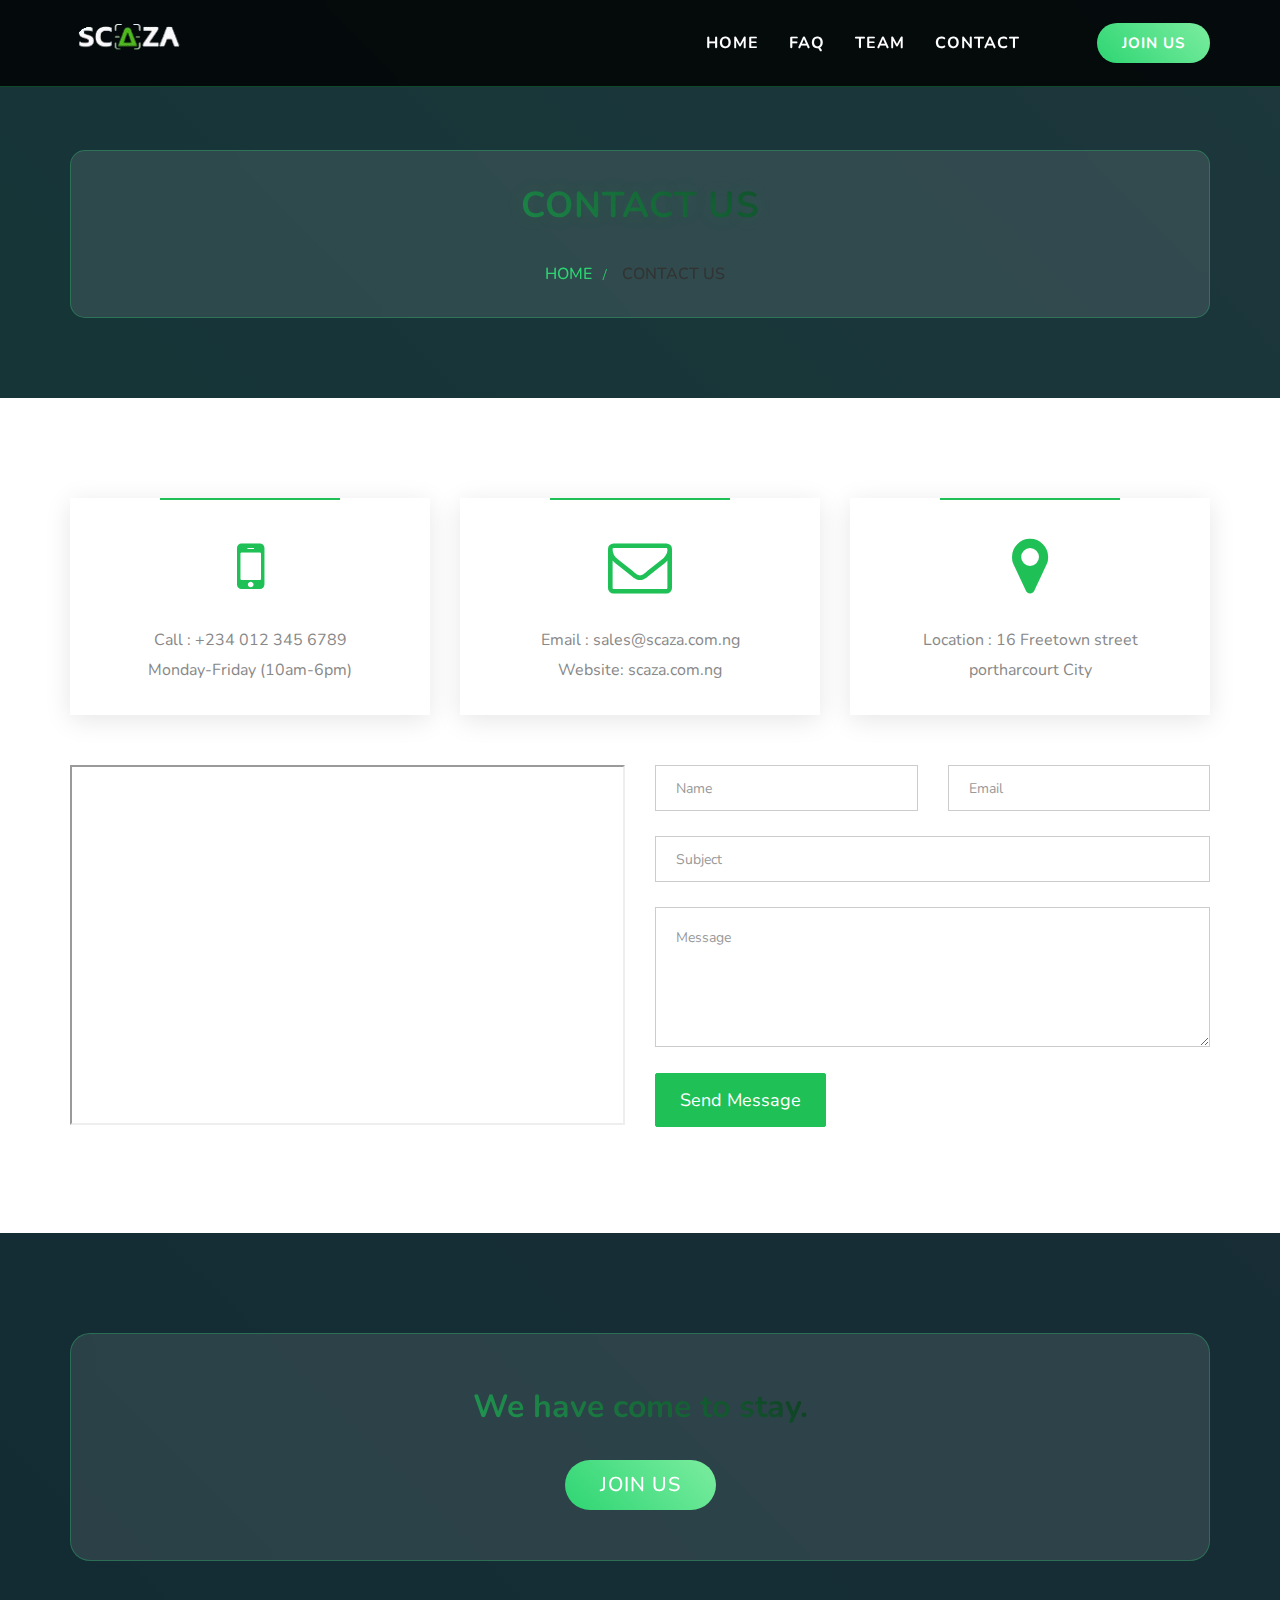
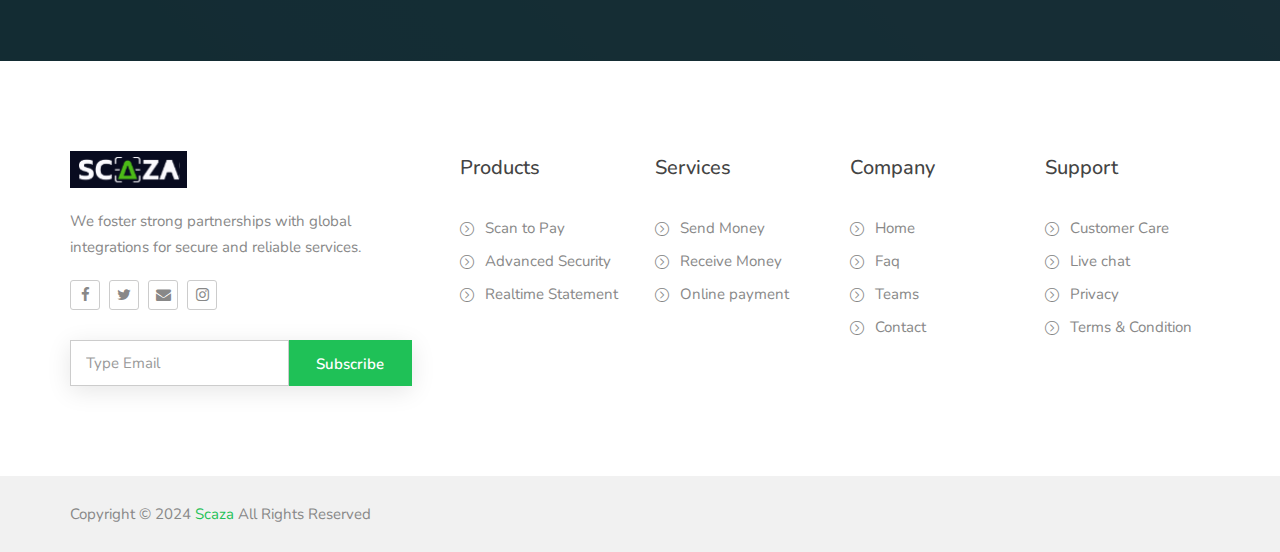
<file: contact.html>
<!doctype html>
<html class="no-js" lang="en">


<head>
    <meta charset="utf-8">
    <meta http-equiv="x-ua-compatible" content="ie=edge">
    <title>Contact - Scaza Nigeria</title>
    <meta name="description" content="">
    <meta name="viewport" content="width=device-width, initial-scale=1"> 
    <link rel="shortcut icon" type="image/x-icon" href="img/logo/favicon.ico"> 
    <link rel="stylesheet" href="css/bootstrap.min.css">
    <link rel="stylesheet" href="css/owl.carousel.css">
    <link rel="stylesheet" href="css/owl.transitions.css">
    <link rel="stylesheet" href="css/animate.css">
    <link rel="stylesheet" href="css/meanmenu.min.css">
    <link rel="stylesheet" href="css/nice-select.css">
    <link rel="stylesheet" href="css/font-awesome.min.css">
    <link rel="stylesheet" href="css/themify-icons.css">
    <link rel="stylesheet" href="css/flaticon.css">
    <link rel="stylesheet" href="css/magnific.min.css">
    <link rel="stylesheet" href="style.css">
    <link rel="stylesheet" href="css/responsive.css">
    <link rel="stylesheet" href="css/custom-styles.css">
    <script src="js/vendor/modernizr-2.8.3.min.js"></script>
</head>

<body>

    

    <div id="preloader"></div>
    <header class="header-one">
        <div id="sticker" class="header-area hidden-xs">
            <div class="container">
                <div class="row">
                    <div class="col-md-12 col-sm-12">
                        <div class="row">
                            <div class="col-md-3 col-sm-3">
                                <div class="logo">
                                    <a class="navbar-brand page-scroll white-logo" href="index.html">
                                            <img src="img/logo/logo3.png" alt="">
                                        </a>
                                    <a class="navbar-brand page-scroll black-logo" href="index.html">
                                            <img src="img/logo/logo.png" alt="">
                                        </a>
                                </div>
                            </div>
                            <div class="col-md-9 col-sm-9">
                                <div class="header-right-link">
                                    <a class="s-menu" href="">Join Us</a>
                                </div>
                                <nav class="navbar navbar-default">
                                    <div class="collapse navbar-collapse" id="navbar-example">
                                        <div class="main-menu">
                                            <ul class="nav navbar-nav navbar-right">
                                                <li><a href="index.html">Home</a></li>
                                                 <li><a href="faq.html">FAQ</a></li>
                                                <li><a href="team.html">team</a></li>
                                                 <li><a href="contact.html">contact</a></li>
                                            </ul>
                                        </div>
                                    </div>
                                </nav>
                            </div>
                        </div>
                    </div>
                </div>
            </div>
        </div>
        
        <div class="mobile-menu-area hidden-lg hidden-md hidden-sm">
            <div class="container">
                <div class="row">
                    <div class="col-md-12">
                        <div class="mobile-menu">
                            <div class="logo">
                                <a href="index.html"><img src="img/logo/logo.png" alt="" /></a>
                            </div>
                            <nav id="dropdown">
                                <ul>
                                    <li><a href="index.html">Home</a></li>
                                     <li><a href="team.html">team</a></li>
                                    <li><a href="faq.html">FAQ</a></li>
                             </ul>
                            </nav>
                        </div>
                    </div>
                </div>
            </div>
        </div>
    </header>
 
    <div class="page-area">
        <div class="breadcumb-overlay"></div>
        <div class="container">
            <div class="row">
                <div class="col-md-12 col-sm-12 col-xs-12">
                    <div class="breadcrumb text-center">
                        <div class="section-headline white-headline text-center">
                            <h3>Contact us</h3>
                        </div>
                        <ul>
                            <li class="home-bread">Home</li>
                            <li>Contact us</li>
                        </ul>
                    </div>
                </div>
            </div>
        </div>
    </div>
    
    <div class="contact-area area-padding">
        <div class="container">
            <div class="row">
                <div class="contact-inner">
                     <div class="col-md-4 col-sm-4 col-xs-12">
                        <div class="contact-icon text-center">
                            <div class="single-icon">
                                <i class="fa fa-mobile"></i>
                                <p>
                                    Call : +234 012 345 6789<br>
                                    <span>Monday-Friday (10am-6pm)</span>
                                </p>
                            </div>
                        </div>
                    </div>
                     <div class="col-md-4 col-sm-4 col-xs-12">
                        <div class="contact-icon text-center">
                            <div class="single-icon">
                                <i class="fa fa-envelope-o"></i>
                                <p>
                                    Email : sales@scaza.com.ng<br>
                                    <span>Website: scaza.com.ng</span>
                                </p>
                            </div>
                        </div>
                    </div>
                     <div class="col-md-4 col-sm-4 col-xs-12">
                        <div class="contact-icon text-center">
                            <div class="single-icon">
                                <i class="fa fa-map-marker"></i>
                                <p>
                                    Location :  16 Freetown street <br>
                                    <span>portharcourt City</span>
                                </p>
                            </div>
                        </div>
                    </div>
                </div>
            </div>
            <div class="row">
                <div class="col-md-6 col-sm-6 col-xs-12">
                     <div class="map-area">
                        <iframe 
                            id="googleMap" 
                            style="width:100%;height:360px;" 
                            src="https://www.google.com/maps/embed?pb=!1m18!1m12!1m3!1d10107866.793222032!2d3.0080835885253186!3d9.082097046273586!2m3!1f0!2f0!3f0!3m2!1i1024!2i768!4f13.1!3m3!1m2!1s0x104c08941b8e2233%3A0x9240b3170dd6c47f!2sNigeria!5e0!3m2!1sen!2sng!4v1698240348375!5m2!1sen!2sng" 
                            allowfullscreen 
                            loading="lazy" 
                            referrerpolicy="no-referrer-when-downgrade">
                        </iframe>
                     </div>
                 </div>
                 <div class="col-md-6 col-sm-6 col-xs-12">
                    <div class="contact-form">
                        <div class="row">
                            <form id="contactForm" method="POST" action="" class="contact-form">
                                <div class="col-md-6 col-sm-6 col-xs-12">
                                    <input type="text" id="name" class="form-control" placeholder="Name" required data-error="Please enter your name">
                                    <div class="help-block with-errors"></div>
                                </div>
                                <div class="col-md-6 col-sm-6 col-xs-12">
                                    <input type="email" class="email form-control" id="email" placeholder="Email" required data-error="Please enter your email">
                                    <div class="help-block with-errors"></div>
                                </div>
                                <div class="col-md-12 col-sm-12 col-xs-12">
                                    <input type="text" id="msg_subject" class="form-control" placeholder="Subject" required data-error="Please enter your message subject">
                                    <div class="help-block with-errors"></div>
                                </div>
                                <div class="col-md-12 col-sm-12 col-xs-12">
                                    <textarea id="message" rows="7" placeholder="Message" class="form-control" required data-error="Write your message"></textarea>
                                    <div class="help-block with-errors"></div>
                                </div>
                                <div class="col-md-12 col-sm-12 col-xs-12 text-center">
                                    <button type="submit" id="submit" class="add-btn contact-btn">Send Message</button>
                                    <div id="msgSubmit" class="h3 text-center hidden"></div>
                                    <div class="clearfix"></div>
                                </div>
                            </form>
                        </div>
                    </div>
                </div>
             </div>
        </div>
    </div>
    
    
    <div class="banner-area area-padding">
        <div class="container">
            <div class="row">
                <div class="col-md-12 col-sm-12 col-xs-12">
                    <div class="banner-all area-80 text-center">
                        <div class="banner-content">
                            <h3>We have come to stay.</h3>
                            <a class="banner-btn" href="#">Join Us</a>
                        </div>
                    </div>
                </div>
            </div>
        </div>
    </div>

    <footer class="footer-1">
        <div class="footer-area">
            <div class="container">
                <div class="row">
                    <div class="col-md-4 col-sm-6 col-xs-12">
                        <div class="footer-content logo-footer">
                            <div class="footer-head">
                                <div class="footer-logo">
                                    <a class="footer-black-logo" href="#"><img src="img/logo/logo.png" alt=""></a>
                                </div>
                                <p>
                                    We foster strong partnerships with global integrations for secure and reliable services.                                </p>
                                <div class="footer-icons">
                                    <ul>
                                        <li>
                                            <a href="#">
                                                    <i class="fa fa-facebook"></i>
                                                </a>
                                        </li>
                                        <li>
                                            <a href="#">
                                                    <i class="fa fa-twitter"></i>
                                                </a>
                                        </li>
                                        <li>
                                            <a href="#">
                                                    <i class="fa fa-envelope"></i>
                                                </a>
                                        </li> 
                                        <li>
                                            <a href="#">
                                                    <i class="fa fa-instagram"></i>
                                                </a>
                                        </li>
                                    </ul>
                                </div>
                                <div class="subs-feilds">
                                    <div class="suscribe-input">
                                        <input type="email" class="email form-control width-80" id="sus_email" placeholder="Type Email">
                                        <button type="submit" id="sus_submit" class="add-btn">Subscribe</button>
                                    </div>
                                </div>
                            </div>
                        </div>
                    </div>
                     <div class="col-md-2 col-sm-3 col-xs-12">
                        <div class="footer-content">
                            <div class="footer-head">
                                <h4>Products</h4>
                                <ul class="footer-list">
                                    <li><a href="#">Scan to Pay</a></li> 
                                    <li><a href="#">Advanced Security</a></li>
                                    <li><a href="#">Realtime Statement</a></li> 
                                </ul>
                            </div>
                        </div>
                    </div>
                     <div class="col-md-2 col-sm-3 col-xs-12">
                        <div class="footer-content">
                            <div class="footer-head">
                                <h4>Services</h4>
                                <ul class="footer-list">
                                    <li><a href="#">Send Money</a></li>
                                    <li><a href="#">Receive Money </a></li> 
                                    <li><a href="#">Online payment</a></li> 
                                </ul>
                            </div>
                        </div>
                    </div>
                    <!-- end single footer -->
                    <div class="col-md-2 hidden-sm col-xs-12">
                        <div class="footer-content">
                            <div class="footer-head">
                                <h4>Company</h4>
                                <ul class="footer-list">
                                    <li><a href="index.html">Home</a></li>
                                    <li><a href="faq.html">Faq </a></li>
                                    <li><a href="team.html">Teams</a></li>
                                    <li><a href="contact.html">Contact</a></li> 
                                </ul>
                            </div>
                        </div>
                    </div>
                    <!-- end single footer -->
                    <div class="col-md-2 hidden-sm col-xs-12">
                        <div class="footer-content last-content">
                            <div class="footer-head">
                                <h4>Support</h4>
                                <ul class="footer-list">
                                    <li><a href="#">Customer Care</a></li>
                                    <li><a href="#">Live chat</a></li> 
                                    <li><a href="#">Privacy</a></li>
                                    <li><a href="#">Terms & Condition</a></li> 
                                </ul>
                            </div>
                        </div>
                    </div>
                </div>
            </div>
        </div>
        <div class="footer-area-bottom">
            <div class="container">
                <div class="row">
                    <div class="col-md-6 col-sm-6 col-xs-12">
                        <div class="copyright">
                            <p>
                                Copyright © 2024
                                <a href="#">Scaza</a> All Rights Reserved
                            </p>
                        </div>
                    </div>
                </div>
            </div>
        </div>
    </footer>
    
    <script src="js/vendor/jquery-1.12.4.min.js"></script>
    <script src="js/bootstrap.min.js"></script>
    <script src="js/owl.carousel.min.js"></script>
    <script src="js/jquery.stellar.min.js"></script>
    <script src="js/jquery.counterup.min.js"></script>
    <script src="js/waypoints.js"></script>
    <script src="js/magnific.min.js"></script>
    <script src="js/jquery.nice-select.min.js"></script>
    <script src="js/wow.min.js"></script>
    <script src="js/jquery.meanmenu.js"></script>
    <script src="js/form-validator.min.js"></script>
    <script src="js/plugins.js"></script>
    <script src="js/main.js"></script>

</body>

</html>
</file>
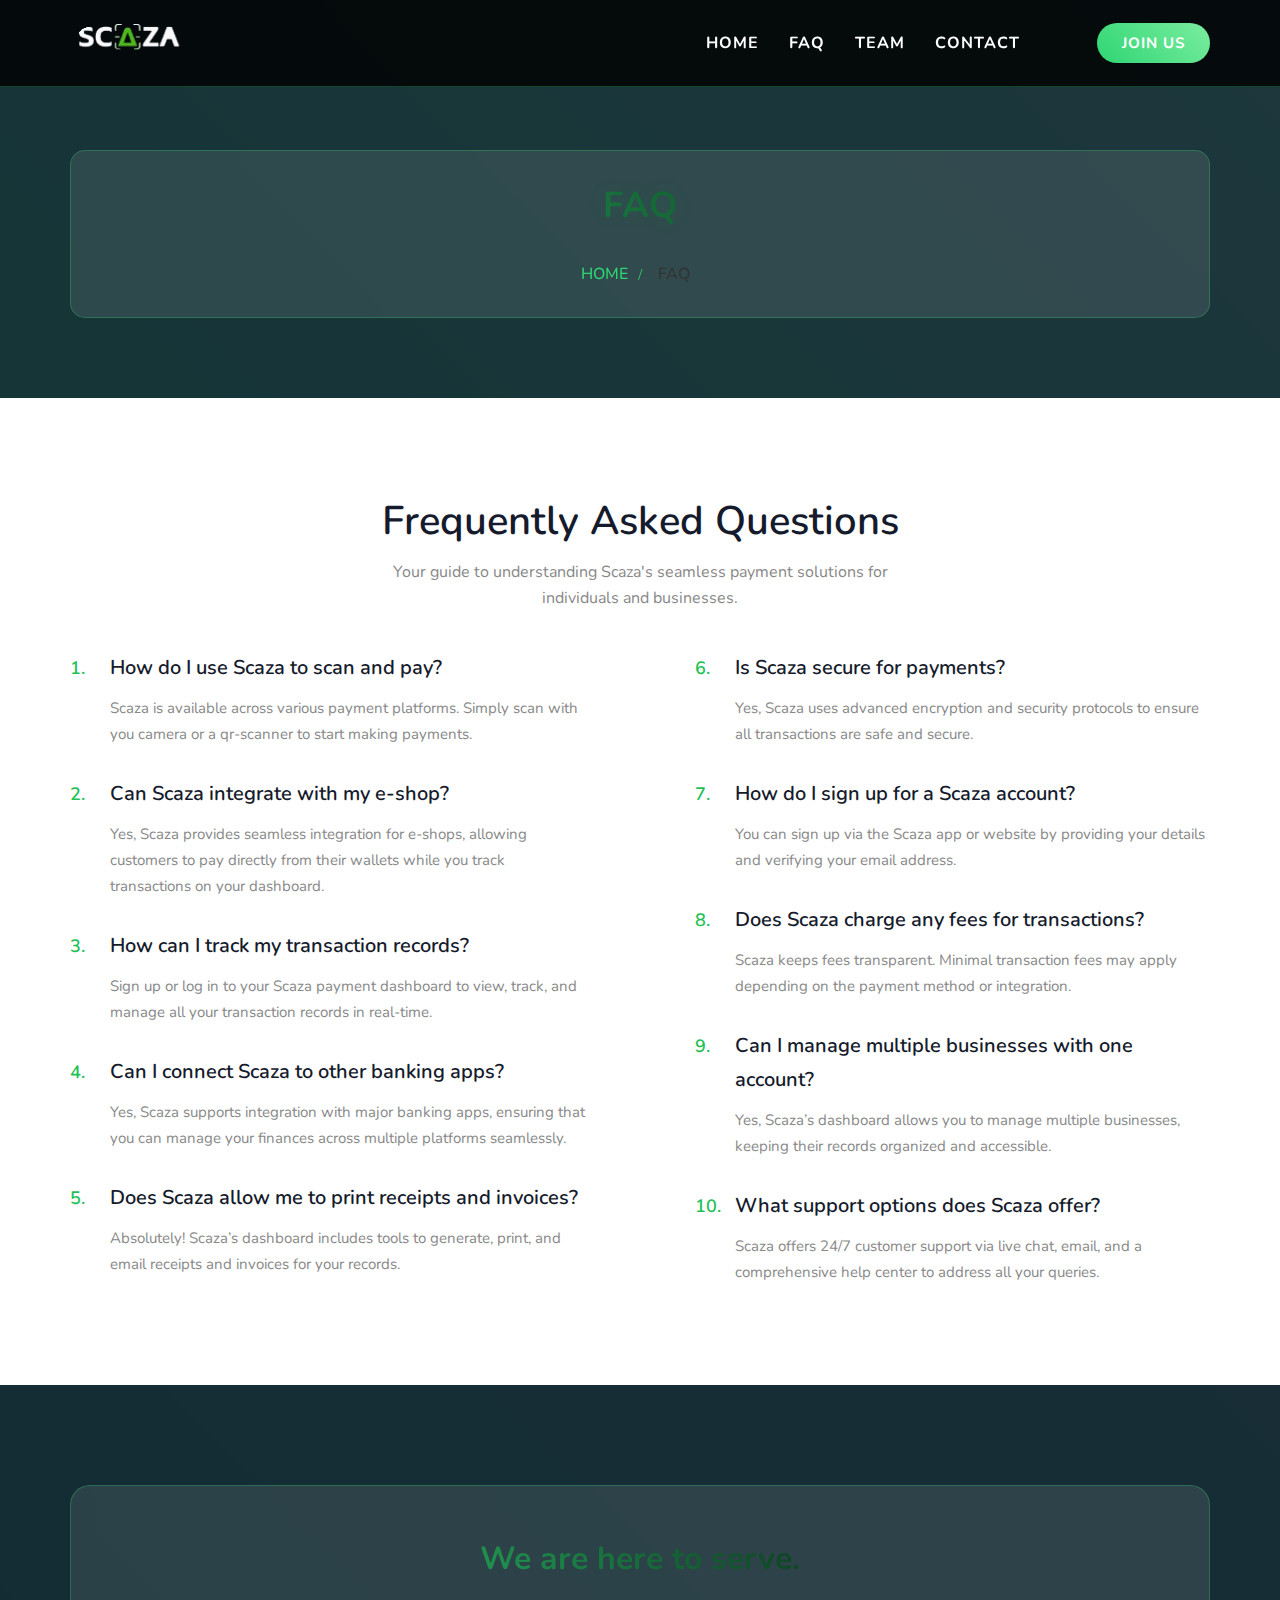
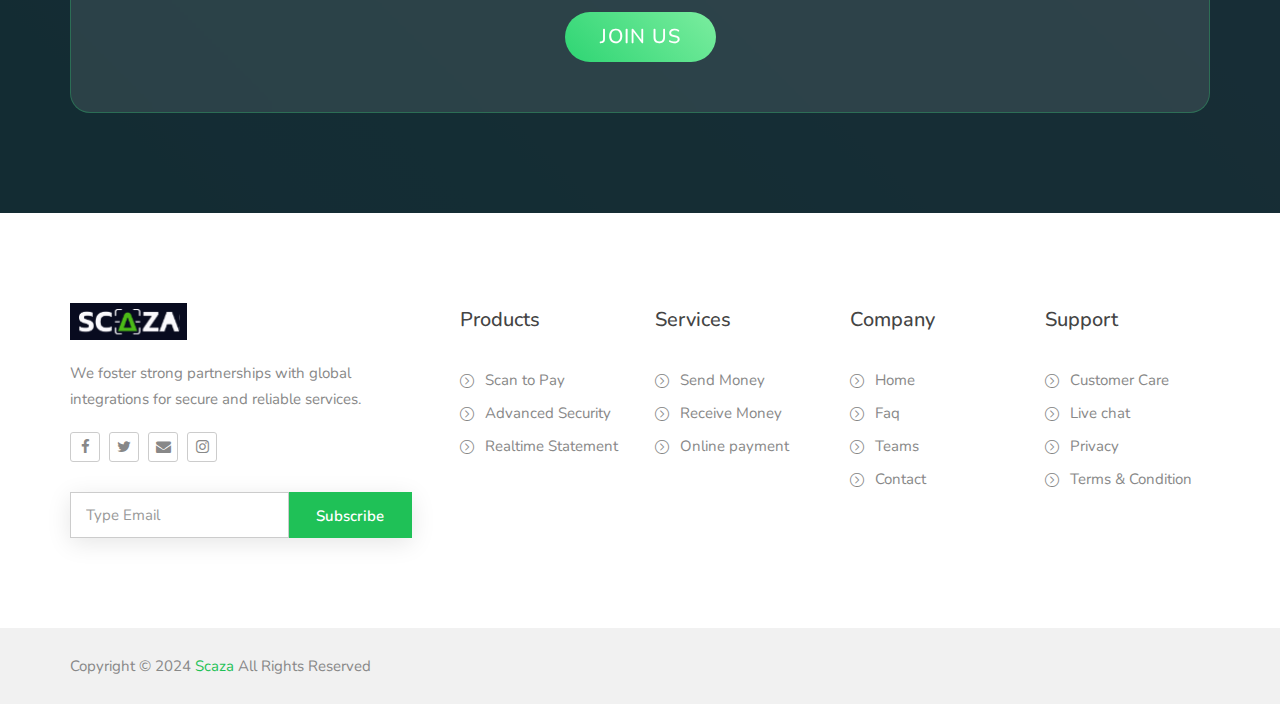
<file: faq.html>
<!doctype html>
<html class="no-js" lang="en">


<head>
    <meta charset="utf-8">
    <meta http-equiv="x-ua-compatible" content="ie=edge">
    <title>Faq - Scaza Nigeria</title>
    <meta name="description" content="">
    <meta name="viewport" content="width=device-width, initial-scale=1"> 
    <link rel="shortcut icon" type="image/x-icon" href="img/logo/favicon.ico"> 
    <link rel="stylesheet" href="css/bootstrap.min.css">
    <link rel="stylesheet" href="css/owl.carousel.css">
    <link rel="stylesheet" href="css/owl.transitions.css">
    <link rel="stylesheet" href="css/animate.css">
    <link rel="stylesheet" href="css/meanmenu.min.css">
    <link rel="stylesheet" href="css/nice-select.css">
    <link rel="stylesheet" href="css/font-awesome.min.css">
    <link rel="stylesheet" href="css/themify-icons.css">
    <link rel="stylesheet" href="css/flaticon.css">
    <link rel="stylesheet" href="css/magnific.min.css">
    <link rel="stylesheet" href="style.css">
    <link rel="stylesheet" href="css/responsive.css">
    <link rel="stylesheet" href="css/custom-styles.css">
    <script src="js/vendor/modernizr-2.8.3.min.js"></script>
</head>

<body>

    

    <div id="preloader"></div>
    <header class="header-one">
        <div id="sticker" class="header-area hidden-xs">
            <div class="container">
                <div class="row">
                    <div class="col-md-12 col-sm-12">
                        <div class="row">
                            <div class="col-md-3 col-sm-3">
                                <div class="logo">
                                    <a class="navbar-brand page-scroll white-logo" href="index.html">
                                            <img src="img/logo/logo3.png" alt="">
                                        </a>
                                    <a class="navbar-brand page-scroll black-logo" href="index.html">
                                            <img src="img/logo/logo.png" alt="">
                                        </a>
                                </div>
                            </div>
                            <div class="col-md-9 col-sm-9">
                                <div class="header-right-link">
                                    <a class="s-menu" href="">Join Us</a>
                                </div>
                                <nav class="navbar navbar-default">
                                    <div class="collapse navbar-collapse" id="navbar-example">
                                        <div class="main-menu">
                                            <ul class="nav navbar-nav navbar-right">
                                                <li><a href="index.html">Home</a></li>
                                                 <li><a href="faq.html">FAQ</a></li>
                                                <li><a href="team.html">team</a></li>
                                                 <li><a href="contact.html">contact</a></li>
                                            </ul>
                                        </div>
                                    </div>
                                </nav>
                            </div>
                        </div>
                    </div>
                </div>
            </div>
        </div>
        
        <div class="mobile-menu-area hidden-lg hidden-md hidden-sm">
            <div class="container">
                <div class="row">
                    <div class="col-md-12">
                        <div class="mobile-menu">
                            <div class="logo">
                                <a href="index.html"><img src="img/logo/logo.png" alt="" /></a>
                            </div>
                            <nav id="dropdown">
                                <ul>
                                    <li><a href="index.html">Home</a></li>
                                     <li><a href="team.html">team</a></li>
                                    <li><a href="faq.html">FAQ</a></li>
                                                                                      <li><a href="contact.html">contact</a></li>

                                </ul>
                            </nav>
                        </div>
                    </div>
                </div>
            </div>
        </div>
    </header>  

    <div class="page-area">
        <div class="breadcumb-overlay"></div>
        <div class="container">
            <div class="row">
                <div class="col-md-12 col-sm-12 col-xs-12">
                    <div class="breadcrumb text-center">
                        <div class="section-headline white-headline text-center">
                            <h3>FAQ</h3>
                        </div>
                        <ul>
                            <li class="home-bread">Home</li>
                            <li>FAQ</li>
                        </ul>
                    </div>
                </div>
            </div>
        </div>
    </div>
    
    <div class="faq-area area-padding-2">
        <div class="container">
            <div class="row">
                <div class="col-md-12 col-sm-12 col-xs-12">
                    <div class="section-headline text-center">
                        <h3>Frequently Asked Questions</h3>
                        <p>Your guide to understanding Scaza's seamless payment solutions for individuals and businesses.</p>
                    </div>
                </div>
            </div>
            <div class="row">
                <div class="col-md-6 col-sm-6 col-xs-12">
                    <div class="company-faq left-faq">
                        <div class="single-faq">
                            <h4><span class="number">1.</span> <span class="q-text">How do I use Scaza to scan and pay?</span></h4>
                            <p>Scaza is available across various payment platforms. Simply scan with you camera or a qr-scanner to start making payments.</p>
                        </div>
                        <div class="single-faq">
                            <h4><span class="number">2.</span><span class="q-text">Can Scaza integrate with my e-shop?</span></h4>
                            <p>Yes, Scaza provides seamless integration for e-shops, allowing customers to pay directly from their wallets while you track transactions on your dashboard.</p>
                        </div>
                        <div class="single-faq">
                            <h4><span class="number">3.</span><span class="q-text">How can I track my transaction records?</span></h4>
                            <p>Sign up or log in to your Scaza payment dashboard to view, track, and manage all your transaction records in real-time.</p>
                        </div>
                        <div class="single-faq">
                            <h4><span class="number">4.</span><span class="q-text">Can I connect Scaza to other banking apps?</span></h4>
                            <p>Yes, Scaza supports integration with major banking apps, ensuring that you can manage your finances across multiple platforms seamlessly.</p>
                        </div>
                        <div class="single-faq">
                            <h4><span class="number">5.</span><span class="q-text">Does Scaza allow me to print receipts and invoices?</span></h4>
                            <p>Absolutely! Scaza’s dashboard includes tools to generate, print, and email receipts and invoices for your records.</p>
                        </div>
                    </div>
                </div>
                <div class="col-md-6 col-sm-6 col-xs-12">
                    <div class="company-faq right-faq">
                        <div class="single-faq">
                            <h4><span class="number">6.</span><span class="q-text">Is Scaza secure for payments?</span></h4>
                            <p>Yes, Scaza uses advanced encryption and security protocols to ensure all transactions are safe and secure.</p>
                        </div>
                        <div class="single-faq">
                            <h4><span class="number">7.</span><span class="q-text">How do I sign up for a Scaza account?</span></h4>
                            <p>You can sign up via the Scaza app or website by providing your details and verifying your email address.</p>
                        </div>
                        <div class="single-faq">
                            <h4><span class="number">8.</span><span class="q-text">Does Scaza charge any fees for transactions?</span></h4>
                            <p>Scaza keeps fees transparent. Minimal transaction fees may apply depending on the payment method or integration.</p>
                        </div>
                        <div class="single-faq">
                            <h4><span class="number">9.</span><span class="q-text">Can I manage multiple businesses with one account?</span></h4>
                            <p>Yes, Scaza’s dashboard allows you to manage multiple businesses, keeping their records organized and accessible.</p>
                        </div>
                        <div class="single-faq">
                            <h4><span class="number">10.</span><span class="q-text">What support options does Scaza offer?</span></h4>
                            <p>Scaza offers 24/7 customer support via live chat, email, and a comprehensive help center to address all your queries.</p>
                        </div>
                    </div>
                </div>
            </div>
        </div>
    </div>
    
    
    <div class="banner-area area-padding">
        <div class="container">
            <div class="row">
                <div class="col-md-12 col-sm-12 col-xs-12">
                    <div class="banner-all area-80 text-center">
                        <div class="banner-content">
                            <h3>We are here to serve.</h3>
                            <a class="banner-btn" href="#">Join Us</a>
                        </div>
                    </div>
                </div>
            </div>
        </div>
    </div>
    
    <footer class="footer-1">
        <div class="footer-area">
            <div class="container">
                <div class="row">
                    <div class="col-md-4 col-sm-6 col-xs-12">
                        <div class="footer-content logo-footer">
                            <div class="footer-head">
                                <div class="footer-logo">
                                    <a class="footer-black-logo" href="#"><img src="img/logo/logo.png" alt=""></a>
                                </div>
                                <p>
                                    We foster strong partnerships with global integrations for secure and reliable services.                                </p>
                                <div class="footer-icons">
                                    <ul>
                                        <li>
                                            <a href="#">
                                                    <i class="fa fa-facebook"></i>
                                                </a>
                                        </li>
                                        <li>
                                            <a href="#">
                                                    <i class="fa fa-twitter"></i>
                                                </a>
                                        </li>
                                        <li>
                                            <a href="#">
                                                    <i class="fa fa-envelope"></i>
                                                </a>
                                        </li> 
                                        <li>
                                            <a href="#">
                                                    <i class="fa fa-instagram"></i>
                                                </a>
                                        </li>
                                    </ul>
                                </div>
                                <div class="subs-feilds">
                                    <div class="suscribe-input">
                                        <input type="email" class="email form-control width-80" id="sus_email" placeholder="Type Email">
                                        <button type="submit" id="sus_submit" class="add-btn">Subscribe</button>
                                    </div>
                                </div>
                            </div>
                        </div>
                    </div>
                     <div class="col-md-2 col-sm-3 col-xs-12">
                        <div class="footer-content">
                            <div class="footer-head">
                                <h4>Products</h4>
                                <ul class="footer-list">
                                    <li><a href="#">Scan to Pay</a></li> 
                                    <li><a href="#">Advanced Security</a></li>
                                    <li><a href="#">Realtime Statement</a></li> 
                                </ul>
                            </div>
                        </div>
                    </div>
                     <div class="col-md-2 col-sm-3 col-xs-12">
                        <div class="footer-content">
                            <div class="footer-head">
                                <h4>Services</h4>
                                <ul class="footer-list">
                                    <li><a href="#">Send Money</a></li>
                                    <li><a href="#">Receive Money </a></li> 
                                    <li><a href="#">Online payment</a></li> 
                                </ul>
                            </div>
                        </div>
                    </div>
                    <!-- end single footer -->
                    <div class="col-md-2 hidden-sm col-xs-12">
                        <div class="footer-content">
                            <div class="footer-head">
                                <h4>Company</h4>
                                <ul class="footer-list">
                                    <li><a href="index.html">Home</a></li>
                                    <li><a href="faq.html">Faq </a></li>
                                    <li><a href="team.html">Teams</a></li>
                                    <li><a href="contact.html">Contact</a></li> 
                                </ul>
                            </div>
                        </div>
                    </div>
                    <!-- end single footer -->
                    <div class="col-md-2 hidden-sm col-xs-12">
                        <div class="footer-content last-content">
                            <div class="footer-head">
                                <h4>Support</h4>
                                <ul class="footer-list">
                                    <li><a href="#">Customer Care</a></li>
                                    <li><a href="#">Live chat</a></li> 
                                    <li><a href="#">Privacy</a></li>
                                    <li><a href="#">Terms & Condition</a></li> 
                                </ul>
                            </div>
                        </div>
                    </div>
                </div>
            </div>
        </div>
        <div class="footer-area-bottom">
            <div class="container">
                <div class="row">
                    <div class="col-md-6 col-sm-6 col-xs-12">
                        <div class="copyright">
                            <p>
                                Copyright © 2024
                                <a href="#">Scaza</a> All Rights Reserved
                            </p>
                        </div>
                    </div>
                </div>
            </div>
        </div>
    </footer>

    <script src="js/vendor/jquery-1.12.4.min.js"></script>
    <script src="js/bootstrap.min.js"></script>
    <script src="js/owl.carousel.min.js"></script>
    <script src="js/jquery.stellar.min.js"></script>
    <script src="js/jquery.counterup.min.js"></script>
    <script src="js/waypoints.js"></script>
    <script src="js/magnific.min.js"></script>
    <script src="js/jquery.nice-select.min.js"></script>
    <script src="js/wow.min.js"></script>
    <script src="js/jquery.meanmenu.js"></script>
    <script src="js/form-validator.min.js"></script>
    <script src="js/plugins.js"></script>
    <script src="js/main.js"></script>
</body>

</html>
</file>
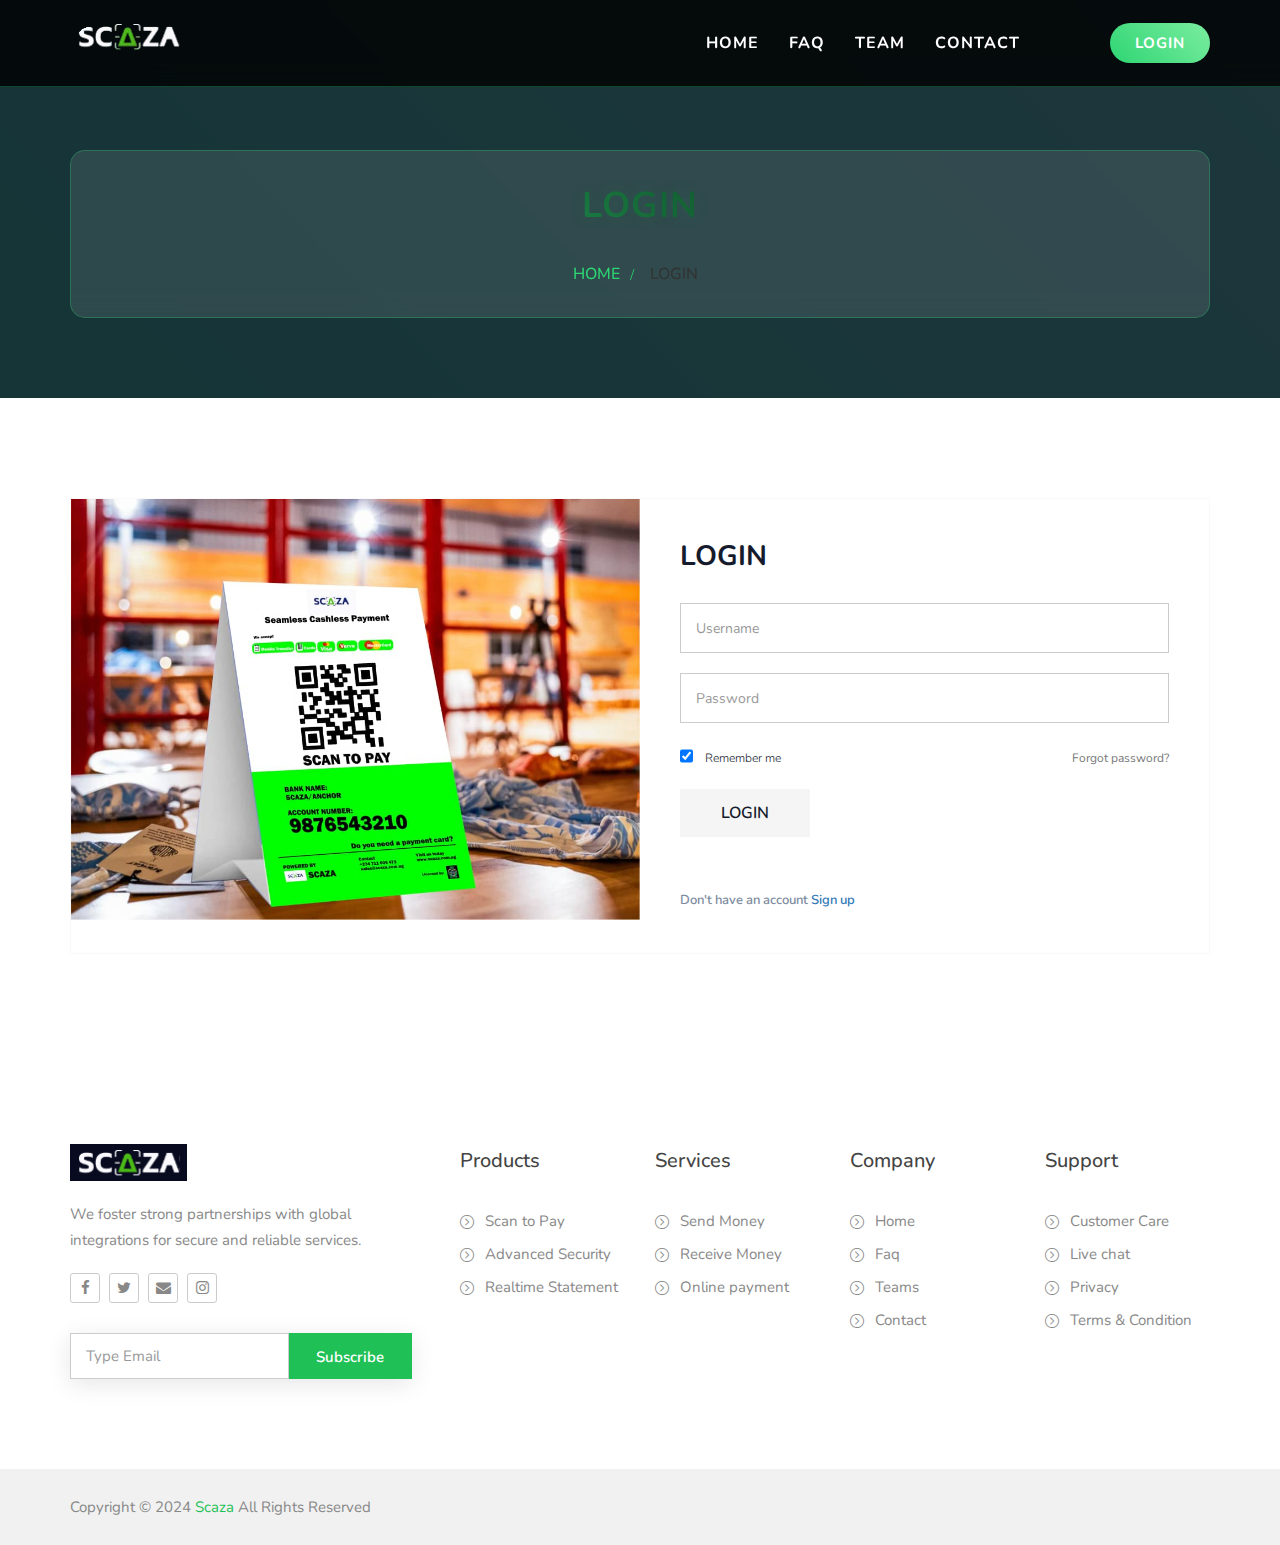
<file: login.html>
<!doctype html>
<html class="no-js" lang="en">


<head>
    <meta charset="utf-8">
    <meta http-equiv="x-ua-compatible" content="ie=edge">
    <title>Login - Scaza Nigeria</title>
    <meta name="description" content="">
    <meta name="viewport" content="width=device-width, initial-scale=1"> 
    <link rel="shortcut icon" type="image/x-icon" href="img/logo/favicon.ico"> 
    <link rel="stylesheet" href="css/bootstrap.min.css">
    <link rel="stylesheet" href="css/owl.carousel.css">
    <link rel="stylesheet" href="css/owl.transitions.css">
    <link rel="stylesheet" href="css/animate.css">
    <link rel="stylesheet" href="css/meanmenu.min.css">
    <link rel="stylesheet" href="css/nice-select.css">
    <link rel="stylesheet" href="css/font-awesome.min.css">
    <link rel="stylesheet" href="css/themify-icons.css">
    <link rel="stylesheet" href="css/flaticon.css">
    <link rel="stylesheet" href="css/magnific.min.css">
    <link rel="stylesheet" href="style.css">
    <link rel="stylesheet" href="css/responsive.css">
    <link rel="stylesheet" href="css/custom-styles.css">
    <script src="js/vendor/modernizr-2.8.3.min.js"></script>
</head>

<body>

    

    <div id="preloader"></div>
    <header class="header-one">
        <div id="sticker" class="header-area hidden-xs">
            <div class="container">
                <div class="row">
                    <div class="col-md-12 col-sm-12">
                        <div class="row">
                            <div class="col-md-3 col-sm-3">
                                <div class="logo">
                                    <a class="navbar-brand page-scroll white-logo" href="index.html">
                                            <img src="img/logo/logo3.png" alt="">
                                        </a>
                                    <a class="navbar-brand page-scroll black-logo" href="index.html">
                                            <img src="img/logo/logo.png" alt="">
                                        </a>
                                </div>
                            </div>
                            <div class="col-md-9 col-sm-9">
                                <div class="header-right-link">
                                    <a class="s-menu" href="login.html">Login</a>
                                </div>
                                <nav class="navbar navbar-default">
                                    <div class="collapse navbar-collapse" id="navbar-example">
                                        <div class="main-menu">
                                            <ul class="nav navbar-nav navbar-right">
                                                <li><a href="index.html">Home</a></li>
                                                 <li><a href="faq.html">FAQ</a></li>
                                                <li><a href="team.html">team</a></li>
                                                 <li><a href="contact.html">contact</a></li>
                                            </ul>
                                        </div>
                                    </div>
                                </nav>
                            </div>
                        </div>
                    </div>
                </div>
            </div>
        </div>
        
        <div class="mobile-menu-area hidden-lg hidden-md hidden-sm">
            <div class="container">
                <div class="row">
                    <div class="col-md-12">
                        <div class="mobile-menu">
                            <div class="logo">
                                <a href="index.html"><img src="img/logo/logo.png" alt="" /></a>
                            </div>
                            <nav id="dropdown">
                                <ul>
                                    <li><a href="index.html">Home</a></li>
                                     <li><a href="team.html">team</a></li>
                                    <li><a href="faq.html">FAQ</a></li>
                                                                                      <li><a href="contact.html">contact</a></li>

                                </ul>
                            </nav>
                        </div>
                    </div>
                </div>
            </div>
        </div>
    </header>
 
    <div class="page-area">
        <div class="breadcumb-overlay"></div>
        <div class="container">
            <div class="row">
                <div class="col-md-12 col-sm-12 col-xs-12">
                    <div class="breadcrumb text-center">
                        <div class="section-headline white-headline text-center">
                            <h3>Login</h3>
                        </div>
                        <ul>
                            <li class="home-bread">Home</li>
                            <li>Login</li>
                        </ul>
                    </div>
                </div>
            </div>
        </div>
    </div>
 
    
    <div class="login-area area-padding">
        <div class="container">
            <div class="row">
                <div class="col-md-12 col-sm-12 col-xs-12">
                    <div class="login-page">
                        <div class="login-image">
                            <div class="log-inner">
                                <img src="img/about/scaza.jpeg" alt="">
                            </div>
                        </div>
                        <div class="login-form">
                            <h4 class="login-title">LOGIN</h4>
                            <div class="row">
                                <form id="contactForm" method="POST" action="" class="log-form">
                                    <div class="col-md-12 col-sm-12 col-xs-12">
                                        <input type="text" id="name" class="form-control" placeholder="Username" required data-error="Please enter your name">
                                    </div>
                                    <div class="col-md-12 col-sm-12 col-xs-12">
                                        <input type="password" id="msg_subject" class="form-control" placeholder="Password" required data-error="Please enter your message subject">
                                    </div>
                                    <div class="col-md-12 col-sm-12 col-xs-12">
                                        <div class="check-group flexbox">
                                            <label class="check-box">
                                                    <input type="checkbox" class="check-box-input" checked>
                                                    <span class="remember-text">Remember me</span>
                                                </label>

                                            <a class="text-muted" href="#">Forgot password?</a>
                                        </div>
                                    </div>
                                    <div class="col-md-12 col-sm-12 col-xs-12">
                                        <button type="submit" id="submit" class="slide-btn login-btn">Login</button>
                                        <div id="msgSubmit" class="h3 text-center hidden"></div>
                                        <div class="clearfix"></div>
                                    </div>
                                    <div class="col-md-12 col-sm-12 col-xs-12">
                                        <div class="clear"></div>
                                         <div class="sign-icon"> 
                                            <div class="acc-not">Don't have an account <a href="signup.html"> Sign up</a></div>
                                        </div>
                                    </div>
                                </form>
                            </div>
                        </div>
                    </div>
                </div>
            </div>
        </div>
    </div>
    
    <footer class="footer-1">
        <div class="footer-area">
            <div class="container">
                <div class="row">
                    <div class="col-md-4 col-sm-6 col-xs-12">
                        <div class="footer-content logo-footer">
                            <div class="footer-head">
                                <div class="footer-logo">
                                    <a class="footer-black-logo" href="#"><img src="img/logo/logo.png" alt=""></a>
                                </div>
                                <p>
                                    We foster strong partnerships with global integrations for secure and reliable services.                                </p>
                                <div class="footer-icons">
                                    <ul>
                                        <li>
                                            <a href="#">
                                                    <i class="fa fa-facebook"></i>
                                                </a>
                                        </li>
                                        <li>
                                            <a href="#">
                                                    <i class="fa fa-twitter"></i>
                                                </a>
                                        </li>
                                        <li>
                                            <a href="#">
                                                    <i class="fa fa-envelope"></i>
                                                </a>
                                        </li> 
                                        <li>
                                            <a href="#">
                                                    <i class="fa fa-instagram"></i>
                                                </a>
                                        </li>
                                    </ul>
                                </div>
                                <div class="subs-feilds">
                                    <div class="suscribe-input">
                                        <input type="email" class="email form-control width-80" id="sus_email" placeholder="Type Email">
                                        <button type="submit" id="sus_submit" class="add-btn">Subscribe</button>
                                    </div>
                                </div>
                            </div>
                        </div>
                    </div>
                     <div class="col-md-2 col-sm-3 col-xs-12">
                        <div class="footer-content">
                            <div class="footer-head">
                                <h4>Products</h4>
                                <ul class="footer-list">
                                    <li><a href="#">Scan to Pay</a></li> 
                                    <li><a href="#">Advanced Security</a></li>
                                    <li><a href="#">Realtime Statement</a></li> 
                                </ul>
                            </div>
                        </div>
                    </div>
                     <div class="col-md-2 col-sm-3 col-xs-12">
                        <div class="footer-content">
                            <div class="footer-head">
                                <h4>Services</h4>
                                <ul class="footer-list">
                                    <li><a href="#">Send Money</a></li>
                                    <li><a href="#">Receive Money </a></li> 
                                    <li><a href="#">Online payment</a></li> 
                                </ul>
                            </div>
                        </div>
                    </div>
                    <!-- end single footer -->
                    <div class="col-md-2 hidden-sm col-xs-12">
                        <div class="footer-content">
                            <div class="footer-head">
                                <h4>Company</h4>
                                <ul class="footer-list">
                                    <li><a href="index.html">Home</a></li>
                                    <li><a href="faq.html">Faq </a></li>
                                    <li><a href="team.html">Teams</a></li>
                                    <li><a href="contact.html">Contact</a></li> 
                                </ul>
                            </div>
                        </div>
                    </div>
                    <!-- end single footer -->
                    <div class="col-md-2 hidden-sm col-xs-12">
                        <div class="footer-content last-content">
                            <div class="footer-head">
                                <h4>Support</h4>
                                <ul class="footer-list">
                                    <li><a href="#">Customer Care</a></li>
                                    <li><a href="#">Live chat</a></li> 
                                    <li><a href="#">Privacy</a></li>
                                    <li><a href="#">Terms & Condition</a></li> 
                                </ul>
                            </div>
                        </div>
                    </div>
                </div>
            </div>
        </div>
        <div class="footer-area-bottom">
            <div class="container">
                <div class="row">
                    <div class="col-md-6 col-sm-6 col-xs-12">
                        <div class="copyright">
                            <p>
                                Copyright © 2024
                                <a href="#">Scaza</a> All Rights Reserved
                            </p>
                        </div>
                    </div>
                </div>
            </div>
        </div>
    </footer>

    <script src="js/vendor/jquery-1.12.4.min.js"></script>
    <script src="js/bootstrap.min.js"></script>
    <script src="js/owl.carousel.min.js"></script>
    <script src="js/jquery.stellar.min.js"></script>
    <script src="js/jquery.counterup.min.js"></script>
    <script src="js/waypoints.js"></script>
    <script src="js/magnific.min.js"></script>
    <script src="js/jquery.nice-select.min.js"></script>
    <script src="js/wow.min.js"></script>
    <script src="js/jquery.meanmenu.js"></script>
    <script src="js/form-validator.min.js"></script>
    <script src="js/plugins.js"></script>
    <script src="js/main.js"></script>
</body>

</html>
</file>
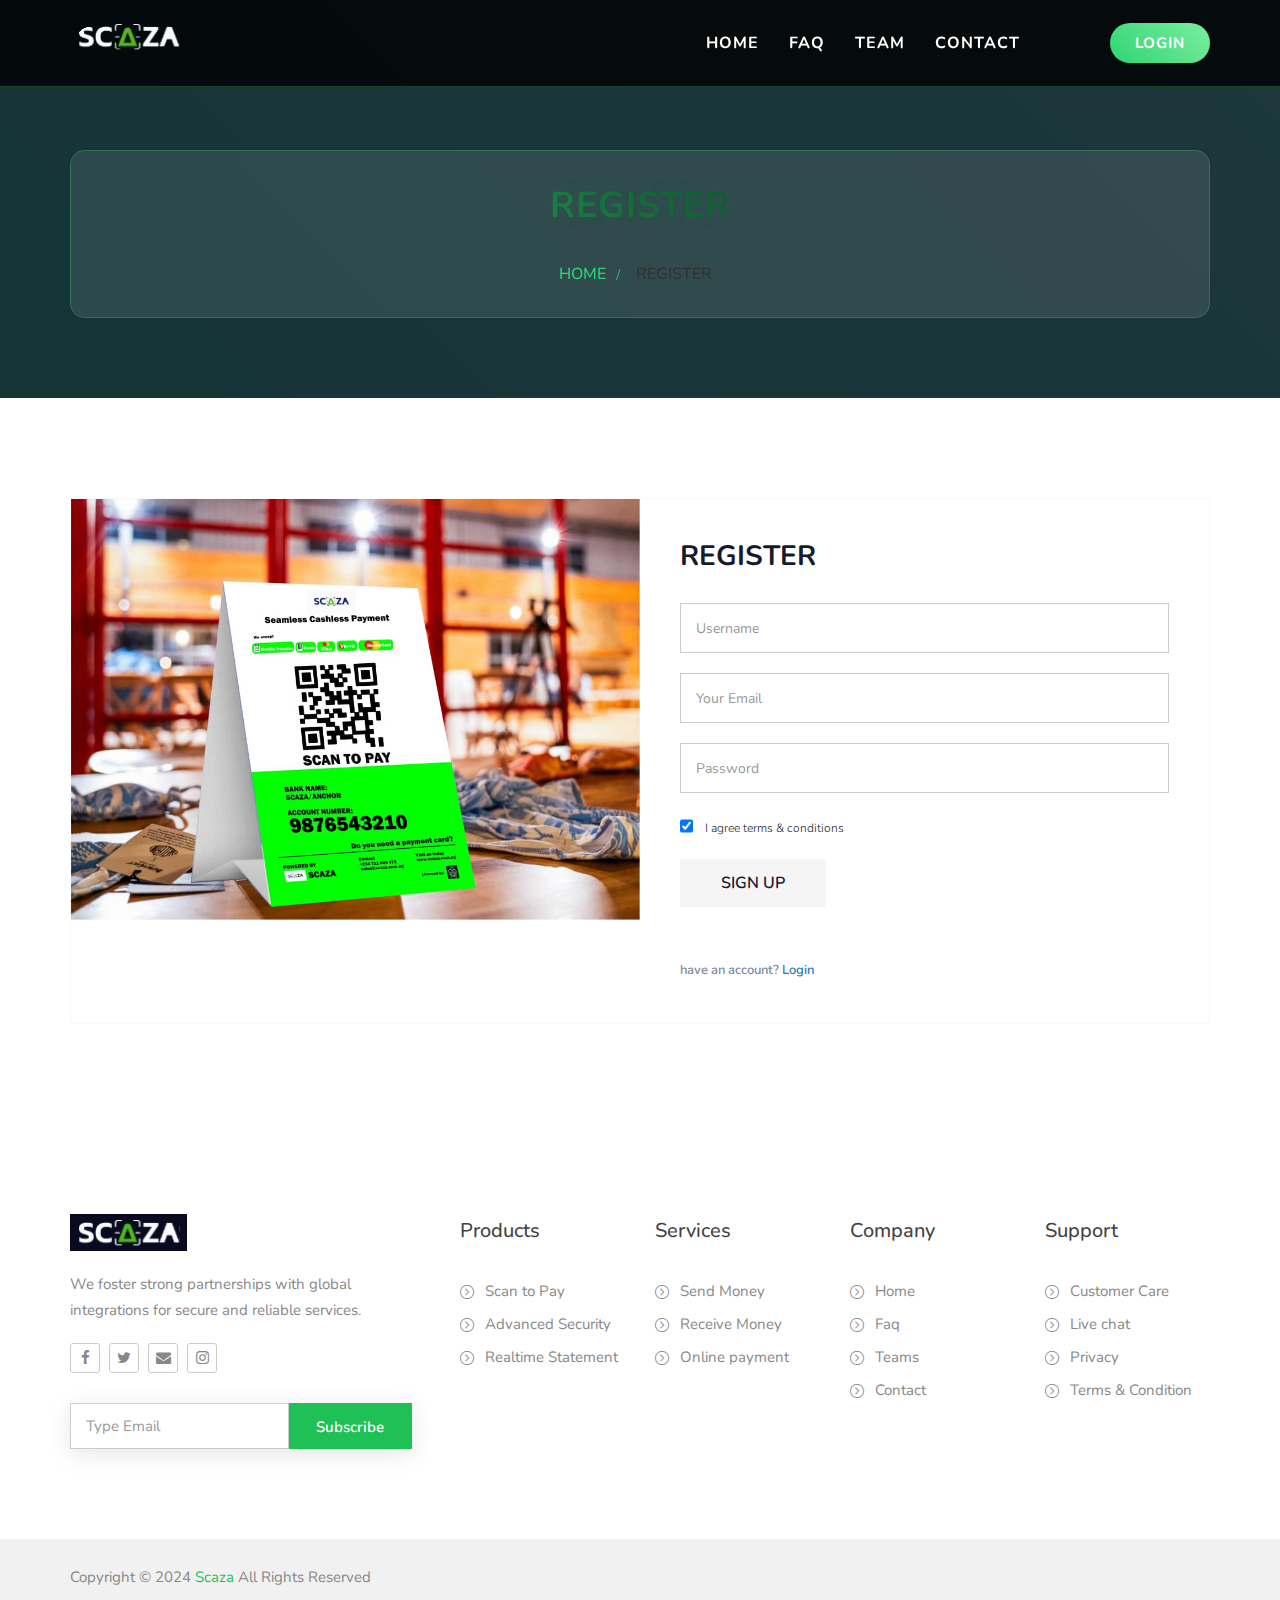
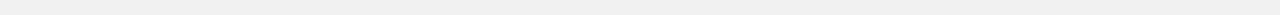
<file: signup.html>
<!doctype html>
<html class="no-js" lang="en">

<head>
    <meta charset="utf-8">
    <meta http-equiv="x-ua-compatible" content="ie=edge">
    <title>Signup - Scaza Nigeria</title>
    <meta name="description" content="">
    <meta name="viewport" content="width=device-width, initial-scale=1"> 
    <link rel="shortcut icon" type="image/x-icon" href="img/logo/favicon.ico"> 
    <link rel="stylesheet" href="css/bootstrap.min.css">
    <link rel="stylesheet" href="css/owl.carousel.css">
    <link rel="stylesheet" href="css/owl.transitions.css">
    <link rel="stylesheet" href="css/animate.css">
    <link rel="stylesheet" href="css/meanmenu.min.css">
    <link rel="stylesheet" href="css/nice-select.css">
    <link rel="stylesheet" href="css/font-awesome.min.css">
    <link rel="stylesheet" href="css/themify-icons.css">
    <link rel="stylesheet" href="css/flaticon.css">
    <link rel="stylesheet" href="css/magnific.min.css">
    <link rel="stylesheet" href="style.css">
    <link rel="stylesheet" href="css/responsive.css">
    <link rel="stylesheet" href="css/custom-styles.css">
    <script src="js/vendor/modernizr-2.8.3.min.js"></script>
</head>

<body>

    

    <div id="preloader"></div>
    <header class="header-one">
        <div id="sticker" class="header-area hidden-xs">
            <div class="container">
                <div class="row">
                    <div class="col-md-12 col-sm-12">
                        <div class="row">
                            <div class="col-md-3 col-sm-3">
                                <div class="logo">
                                    <a class="navbar-brand page-scroll white-logo" href="index.html">
                                            <img src="img/logo/logo3.png" alt="">
                                        </a>
                                    <a class="navbar-brand page-scroll black-logo" href="index.html">
                                            <img src="img/logo/logo.png" alt="">
                                        </a>
                                </div>
                            </div>
                            <div class="col-md-9 col-sm-9">
                                <div class="header-right-link">
                                    <a class="s-menu" href="login.html">Login</a>
                                </div>
                                <nav class="navbar navbar-default">
                                    <div class="collapse navbar-collapse" id="navbar-example">
                                        <div class="main-menu">
                                            <ul class="nav navbar-nav navbar-right">
                                                <li><a href="index.html">Home</a></li>
                                                 <li><a href="faq.html">FAQ</a></li>
                                                <li><a href="team.html">team</a></li>
                                                 <li><a href="contact.html">contact</a></li>
                                            </ul>
                                        </div>
                                    </div>
                                </nav>
                            </div>
                        </div>
                    </div>
                </div>
            </div>
        </div>
        
        <div class="mobile-menu-area hidden-lg hidden-md hidden-sm">
            <div class="container">
                <div class="row">
                    <div class="col-md-12">
                        <div class="mobile-menu">
                            <div class="logo">
                                <a href="index.html"><img src="img/logo/logo.png" alt="" /></a>
                            </div>
                            <nav id="dropdown">
                                <ul>
                                    <li><a href="index.html">Home</a></li>
                                     <li><a href="team.html">team</a></li>
                                    <li><a href="faq.html">FAQ</a></li>
                                                                                      <li><a href="contact.html">contact</a></li>

                                </ul>
                            </nav>
                        </div>
                    </div>
                </div>
            </div>
        </div>
    </header>
 
    <div class="page-area">
        <div class="breadcumb-overlay"></div>
        <div class="container">
            <div class="row">
                <div class="col-md-12 col-sm-12 col-xs-12">
                    <div class="breadcrumb text-center">
                        <div class="section-headline white-headline text-center">
                            <h3>Register</h3>
                        </div>
                        <ul>
                            <li class="home-bread">Home</li>
                            <li>Register</li>
                        </ul>
                    </div>
                </div>
            </div>
        </div>
    </div>
 
    <div class="signup-area area-padding">
        <div class="container">
            <div class="row">
                <div class=" col-md-12 col-sm-12 col-xs-12">
                    <div class="login-page signup-page">
                        <div class="login-image">
                            <div class="log-inner">
                                <img src="img/about/scaza.jpeg" alt="">
                            </div>
                        </div>
                        <div class="login-form signup-form">
                            <h4 class="login-title ">REGISTER</h4>
                            <div class="row">
                                <form id="contactForm" method="POST" action="" class="log-form">
                                    <div class="col-md-12 col-sm-12 col-xs-12">
                                        <input type="text" id="name" class="form-control" placeholder="Username" required data-error="Please enter your name">
                                    </div>
                                    <div class="col-md-12 col-sm-12 col-xs-12">
                                        <input type="email" id="email" class="form-control" placeholder="Your Email" required data-error="Please enter your name">
                                    </div>
                                    <div class="col-md-12 col-sm-12 col-xs-12">
                                        <input type="password" id="msg_subject" class="form-control" placeholder="Password" required data-error="Please enter your message subject">
                                    </div>
                                    <div class="col-md-12 col-sm-12 col-xs-12 ">
                                        <div class="check-group flexbox">
                                            <label class="check-box">
                                                    <input type="checkbox" class="check-box-input" checked>
                                                    <span class="remember-text">I agree terms & conditions</span>
                                                </label>
                                        </div>
                                    </div>
                                    <div class="col-md-12 col-sm-12 col-xs-12">
                                        <button type="submit" id="submit" class="slide-btn login-btn">Sign up</button>
                                        <div id="msgSubmit" class="h3 hidden"></div>
                                        <div class="clearfix"></div>
                                    </div>
                                    <div class="col-md-12 col-sm-12 col-xs-12">
                                        <div class="clear"></div>
                                         <div class="sign-icon"> 
                                            <div class="acc-not">have an account? <a href="login.html">Login</a></div>
                                        </div>
                                    </div>
                                </form>
                            </div>
                        </div>
                    </div>
                </div>
            </div>
        </div>
    </div>
    
    
    <footer class="footer-1">
        <div class="footer-area">
            <div class="container">
                <div class="row">
                    <div class="col-md-4 col-sm-6 col-xs-12">
                        <div class="footer-content logo-footer">
                            <div class="footer-head">
                                <div class="footer-logo">
                                    <a class="footer-black-logo" href="#"><img src="img/logo/logo.png" alt=""></a>
                                </div>
                                <p>
                                    We foster strong partnerships with global integrations for secure and reliable services.                                </p>
                                <div class="footer-icons">
                                    <ul>
                                        <li>
                                            <a href="#">
                                                    <i class="fa fa-facebook"></i>
                                                </a>
                                        </li>
                                        <li>
                                            <a href="#">
                                                    <i class="fa fa-twitter"></i>
                                                </a>
                                        </li>
                                        <li>
                                            <a href="#">
                                                    <i class="fa fa-envelope"></i>
                                                </a>
                                        </li> 
                                        <li>
                                            <a href="#">
                                                    <i class="fa fa-instagram"></i>
                                                </a>
                                        </li>
                                    </ul>
                                </div>
                                <div class="subs-feilds">
                                    <div class="suscribe-input">
                                        <input type="email" class="email form-control width-80" id="sus_email" placeholder="Type Email">
                                        <button type="submit" id="sus_submit" class="add-btn">Subscribe</button>
                                    </div>
                                </div>
                            </div>
                        </div>
                    </div>
                     <div class="col-md-2 col-sm-3 col-xs-12">
                        <div class="footer-content">
                            <div class="footer-head">
                                <h4>Products</h4>
                                <ul class="footer-list">
                                    <li><a href="#">Scan to Pay</a></li> 
                                    <li><a href="#">Advanced Security</a></li>
                                    <li><a href="#">Realtime Statement</a></li> 
                                </ul>
                            </div>
                        </div>
                    </div>
                     <div class="col-md-2 col-sm-3 col-xs-12">
                        <div class="footer-content">
                            <div class="footer-head">
                                <h4>Services</h4>
                                <ul class="footer-list">
                                    <li><a href="#">Send Money</a></li>
                                    <li><a href="#">Receive Money </a></li> 
                                    <li><a href="#">Online payment</a></li> 
                                </ul>
                            </div>
                        </div>
                    </div>
                    <!-- end single footer -->
                    <div class="col-md-2 hidden-sm col-xs-12">
                        <div class="footer-content">
                            <div class="footer-head">
                                <h4>Company</h4>
                                <ul class="footer-list">
                                    <li><a href="index.html">Home</a></li>
                                    <li><a href="faq.html">Faq </a></li>
                                    <li><a href="team.html">Teams</a></li>
                                    <li><a href="contact.html">Contact</a></li> 
                                </ul>
                            </div>
                        </div>
                    </div>
                    <!-- end single footer -->
                    <div class="col-md-2 hidden-sm col-xs-12">
                        <div class="footer-content last-content">
                            <div class="footer-head">
                                <h4>Support</h4>
                                <ul class="footer-list">
                                    <li><a href="#">Customer Care</a></li>
                                    <li><a href="#">Live chat</a></li> 
                                    <li><a href="#">Privacy</a></li>
                                    <li><a href="#">Terms & Condition</a></li> 
                                </ul>
                            </div>
                        </div>
                    </div>
                </div>
            </div>
        </div>
        <div class="footer-area-bottom">
            <div class="container">
                <div class="row">
                    <div class="col-md-6 col-sm-6 col-xs-12">
                        <div class="copyright">
                            <p>
                                Copyright © 2024
                                <a href="#">Scaza</a> All Rights Reserved
                            </p>
                        </div>
                    </div>
                </div>
            </div>
        </div>
    </footer>
    <script src="js/vendor/jquery-1.12.4.min.js"></script>
    <script src="js/bootstrap.min.js"></script>
    <script src="js/owl.carousel.min.js"></script>
    <script src="js/jquery.stellar.min.js"></script>
    <script src="js/jquery.counterup.min.js"></script>
    <script src="js/waypoints.js"></script>
    <script src="js/magnific.min.js"></script>
    <script src="js/jquery.nice-select.min.js"></script>
    <script src="js/wow.min.js"></script>
    <script src="js/jquery.meanmenu.js"></script>
    <script src="js/form-validator.min.js"></script>
    <script src="js/plugins.js"></script>
    <script src="js/main.js"></script>
</body>

</html>
</file>
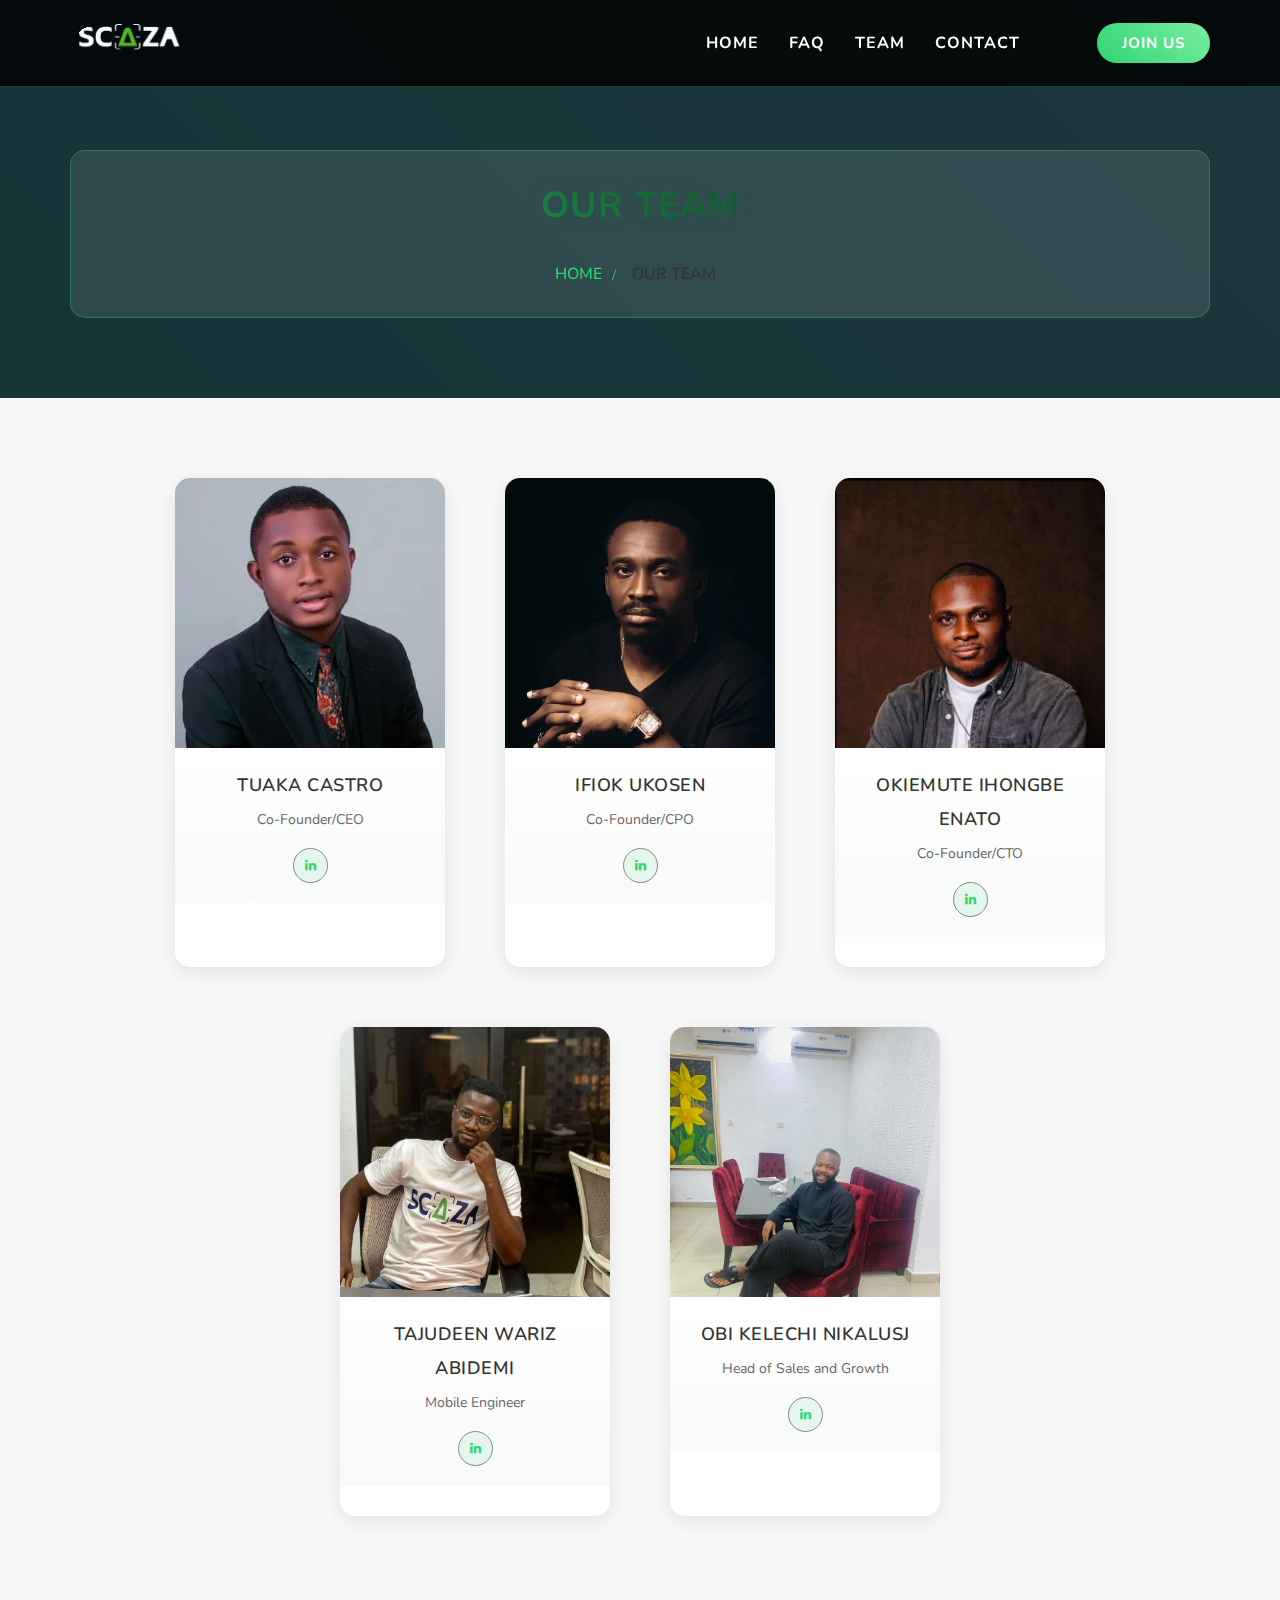
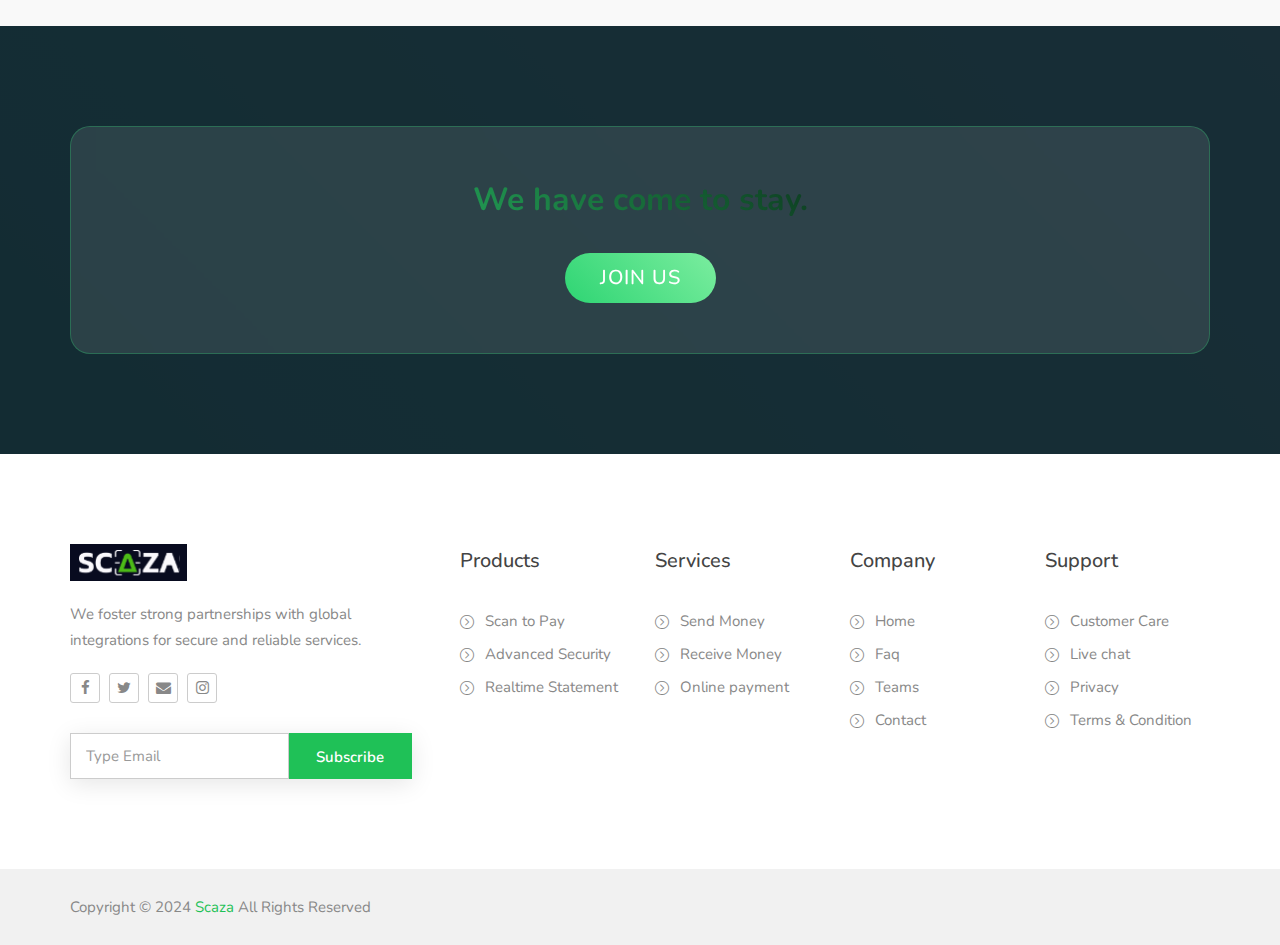
<file: team.html>
<!doctype html>
<html class="no-js" lang="en">

<head>
    <meta charset="utf-8">
    <meta http-equiv="x-ua-compatible" content="ie=edge">
    <title>Team - Scaza Nigeria</title>
    <meta name="description" content="">
    <meta name="viewport" content="width=device-width, initial-scale=1"> 
    <link rel="shortcut icon" type="image/x-icon" href="img/logo/favicon.ico"> 
    <link rel="stylesheet" href="css/bootstrap.min.css">
    <link rel="stylesheet" href="css/owl.carousel.css">
    <link rel="stylesheet" href="css/owl.transitions.css">
    <link rel="stylesheet" href="css/animate.css">
    <link rel="stylesheet" href="css/meanmenu.min.css">
    <link rel="stylesheet" href="css/nice-select.css">
    <link rel="stylesheet" href="css/font-awesome.min.css">
    <link rel="stylesheet" href="css/themify-icons.css">
    <link rel="stylesheet" href="css/flaticon.css">
    <link rel="stylesheet" href="css/magnific.min.css">
    <link rel="stylesheet" href="style.css">
    <link rel="stylesheet" href="css/responsive.css">
    <link rel="stylesheet" href="css/custom-styles.css">
    <script src="js/vendor/modernizr-2.8.3.min.js"></script>
</head>

<body>

    

    <div id="preloader"></div>
    <header class="header-one">
        <div id="sticker" class="header-area hidden-xs">
            <div class="container">
                <div class="row">
                    <div class="col-md-12 col-sm-12">
                        <div class="row">
                            <div class="col-md-3 col-sm-3">
                                <div class="logo">
                                    <a class="navbar-brand page-scroll white-logo" href="index.html">
                                            <img src="img/logo/logo3.png" alt="">
                                        </a>
                                    <a class="navbar-brand page-scroll black-logo" href="index.html">
                                            <img src="img/logo/logo.png" alt="">
                                        </a>
                                </div>
                            </div>
                            <div class="col-md-9 col-sm-9">
                                <div class="header-right-link">
                                    <a class="s-menu" href="">Join Us</a>
                                </div>
                                <nav class="navbar navbar-default">
                                    <div class="collapse navbar-collapse" id="navbar-example">
                                        <div class="main-menu">
                                            <ul class="nav navbar-nav navbar-right">
                                                <li><a href="index.html">Home</a></li>
                                                 <li><a href="faq.html">FAQ</a></li>
                                                <li><a href="team.html">team</a></li>
                                                 <li><a href="contact.html">contact</a></li>
                                            </ul>
                                        </div>
                                    </div>
                                </nav>
                            </div>
                        </div>
                    </div>
                </div>
            </div>
        </div>
        
        <div class="mobile-menu-area hidden-lg hidden-md hidden-sm">
            <div class="container">
                <div class="row">
                    <div class="col-md-12">
                        <div class="mobile-menu">
                            <div class="logo">
                                <a href="index.html"><img src="img/logo/logo.png" alt="" /></a>
                            </div>
                            <nav id="dropdown">
                                <ul>
                                    <li><a href="index.html">Home</a></li>
                                     <li><a href="team.html">team</a></li>
                                    <li><a href="faq.html">FAQ</a></li>
                                                                                      <
                                </ul>
                            </nav>
                        </div>
                    </div>
                </div>
            </div>
        </div>
    </header>
 
    <div class="page-area">
        <div class="breadcumb-overlay"></div>
        <div class="container">
            <div class="row">
                <div class="col-md-12 col-sm-12 col-xs-12">
                    <div class="breadcrumb text-center">
                        <div class="section-headline white-headline text-center">
                            <h3>Our Team</h3>
                        </div>
                        <ul>
                            <li class="home-bread">Home</li>
                            <li>Our team</li>
                        </ul>
                    </div>
                </div>
            </div>
        </div>
    </div>
    <div class="team-area area-padding-2">
        <div class="container">
            <div class="row">
                <div class="team-member">
                    <!-- Each team member card -->
                    <div class="col-md-3 col-sm-4 col-xs-12">
                        <div class="single-member">
                            <div class="team-img">
                                <a href="#">
                                    <img src="img/about/user1.jpeg" alt="Team Member">
                                </a>
                            </div>
                            <div class="team-content">
                                <h4><a href="#">Tuaka Castro</a></h4>
                                <p>Co-Founder/CEO</p>
                                <ul class="team-hover">
                                    <!-- <li><a href="#"><i class="fa fa-facebook"></i></a></li> -->
                                    <li><a href="https://www.linkedin.com/in/tuaka-castro-b09810272"><i class="fa fa-linkedin"></i></a></li>
                                    <!-- <li><a href="#"><i class="fa fa-instagram"></i></a></li> -->
                                </ul>
                            </div>
                        </div>
                    </div>
                    <!-- Repeat this structure for other team members -->
                    <div class="col-md-3 col-sm-4 col-xs-12">
                        <div class="single-member">
                            <div class="team-img">
                                <a href="#">
                                    <img src="img/about/user2.jpeg" alt="Team Member">
                                </a>
                            </div>
                            <div class="team-content">
                                <h4><a href="#">Ifiok Ukosen</a></h4>
                                <p>Co-Founder/CPO</p>
                                <ul class="team-hover">
                                    <!-- <li><a href="#"><i class="fa fa-facebook"></i></a></li> -->
                                    <li><a href="https://www.linkedin.com/in/ifiok-ukosen"><i class="fa fa-linkedin"></i></a></li>
                                    <!-- <li><a href="#"><i class="fa fa-instagram"></i></a></li> -->
                                </ul>
                            </div>
                        </div>
                    </div>
                    <!--   rrree -->
                    <div class="col-md-3 col-sm-4 col-xs-12">
                        <div class="single-member">
                            <div class="team-img">
                                <a href="#">
                                    <img src="img/about/user3.jpeg" alt="Team Member">
                                </a>
                            </div>
                            <div class="team-content">
                                <h4><a href="#">Okiemute Ihongbe Enato</a></h4>
                                <p>Co-Founder/CTO</p>
                                <ul class="team-hover">
                                    <!-- <li><a href="#"><i class="fa fa-facebook"></i></a></li> -->
                                    <li><a href="#"><i class="fa fa-linkedin"></i></a></li>
                                    <!-- <li><a href="#"><i class="fa fa-instagram"></i></a></li> -->
                                </ul>
                            </div>
                        </div>
                    </div>
                    <!-- end -->
                     <div class="col-md-3 col-sm-4 col-xs-12">
                        <div class="single-member">
                            <div class="team-img">
                                <a href="#">
                                    <img src="img/about/user4.jpeg" alt="Team Member">
                                </a>
                            </div>
                            <div class="team-content">
                                <h4><a href="#">Tajudeen Wariz Abidemi</a></h4>
                                <p>Mobile Engineer</p>
                                <ul class="team-hover">
                                    <!-- <li><a href="#"><i class="fa fa-facebook"></i></a></li> -->
                                    <li><a href="https://www.linkedin.com/in/wariz-tajudeen-867405136?utm_source=share&utm_campaign=share_via&utm_content=profile&utm_medium=ios_app">
                                        <i class="fa fa-linkedin"></i></a></li>
                                    <!-- <li><a href="#"><i class="fa fa-instagram"></i></a></li> -->
                                </ul>
                            </div>
                        </div>
                    </div>
<!-- end -->
<div class="col-md-3 col-sm-4 col-xs-12">
    <div class="single-member">
        <div class="team-img">
            <a href="#">
                <img src="img/about/user5.jpeg" alt="Team Member">
            </a>
        </div>
        <div class="team-content">
            <h4><a href="#">Obi kelechi Nikalusj</a></h4>
            <p>Head of Sales and Growth</p>
            <ul class="team-hover">
                <!-- <li><a href="#"><i class="fa fa-facebook"></i></a></li> -->
                <li><a href="#"><i class="fa fa-linkedin"></i></a></li>
                <!-- <li><a href="#"><i class="fa fa-instagram"></i></a></li> -->
            </ul>
        </div>
    </div>
</div>

                </div>
            </div>
        </div>
    </div>
   
                   <!-- <div class="col-md-3 col-sm-4 col-xs-12">
                        <div class="single-member">
                            <div class="team-img">
                                <a href="#">
                                        <img src="img/about/user.png" alt="">
                                    </a>
                            </div>
                            <div class="team-content">
                                <h4><a href="#">Miss Scaza Jr. IV</a></h4>
                                <p>Corporate Experts</p>
                                <ul class="team-hover">
                                    <li><a href="#"><i class="fa fa-facebook"></i></a></li>
                                    <li><a href="#"><i class="fa fa-twitter"></i></a></li>
                                    <li><a href="#"><i class="fa fa-instagram"></i></a></li>
                                </ul>
                            </div>
                        </div>
                    </div>
                    <div class="col-md-3 col-sm-4 col-xs-12">
                        <div class="single-member">
                            <div class="team-img">
                                <a href="#">
                                        <img src="img/about/user.png" alt="">
                                    </a>
                            </div>
                            <div class="team-content">
                                <h4><a href="#">Madam Scaza</a></h4>
                                <p>Finance Experts</p>
                                <ul class="team-hover">
                                    <li><a href="#"><i class="fa fa-facebook"></i></a></li>
                                    <li><a href="#"><i class="fa fa-twitter"></i></a></li>
                                    <li><a href="#"><i class="fa fa-instagram"></i></a></li>
                                </ul>
                            </div>
                        </div>
                    </div>
                    <div class="col-md-3 col-sm-4 col-xs-12">
                        <div class="single-member">
                            <div class="team-img">
                                <a href="#">
                                        <img src="img/about/user.png" alt="">
                                    </a>
                            </div>
                            <div class="team-content">
                                <h4><a href="#">Master Scaza III</a></h4>
                                <p>Finance Experts</p>
                                <ul class="team-hover">
                                    <li><a href="#"><i class="fa fa-facebook"></i></a></li>
                                    <li><a href="#"><i class="fa fa-twitter"></i></a></li>
                                    <li><a href="#"><i class="fa fa-instagram"></i></a></li>
                                </ul>
                            </div> -->
                        </div>
                    </div>
                </div>
            </div>
        </div>
    </div>
    
    <div class="banner-area area-padding">
        <div class="container">
            <div class="row">
                <div class="col-md-12 col-sm-12 col-xs-12">
                    <div class="banner-all area-80 text-center">
                        <div class="banner-content">
                            <h3>We have come to stay.</h3>
                            <a class="banner-btn" href="#">Join Us</a>
                        </div>
                    </div>
                </div>
            </div>
        </div>
    </div>
 
    <footer class="footer-1">
        <div class="footer-area">
            <div class="container">
                <div class="row">
                    <div class="col-md-4 col-sm-6 col-xs-12">
                        <div class="footer-content logo-footer">
                            <div class="footer-head">
                                <div class="footer-logo">
                                    <a class="footer-black-logo" href="#"><img src="img/logo/logo.png" alt=""></a>
                                </div>
                                <p>
                                    We foster strong partnerships with global integrations for secure and reliable services.                                </p>
                                <div class="footer-icons">
                                    <ul>
                                        <li>
                                            <a href="#">
                                                    <i class="fa fa-facebook"></i>
                                                </a>
                                        </li>
                                        <li>
                                            <a href="#">
                                                    <i class="fa fa-twitter"></i>
                                                </a>
                                        </li>
                                        <li>
                                            <a href="#">
                                                    <i class="fa fa-envelope"></i>
                                                </a>
                                        </li> 
                                        <li>
                                            <a href="#">
                                                    <i class="fa fa-instagram"></i>
                                                </a>
                                        </li>
                                    </ul>
                                </div>
                                <div class="subs-feilds">
                                    <div class="suscribe-input">
                                        <input type="email" class="email form-control width-80" id="sus_email" placeholder="Type Email">
                                        <button type="submit" id="sus_submit" class="add-btn">Subscribe</button>
                                    </div>
                                </div>
                            </div>
                        </div>
                    </div>
                     <div class="col-md-2 col-sm-3 col-xs-12">
                        <div class="footer-content">
                            <div class="footer-head">
                                <h4>Products</h4>
                                <ul class="footer-list">
                                    <li><a href="#">Scan to Pay</a></li> 
                                    <li><a href="#">Advanced Security</a></li>
                                    <li><a href="#">Realtime Statement</a></li> 
                                </ul>
                            </div>
                        </div>
                    </div>
                     <div class="col-md-2 col-sm-3 col-xs-12">
                        <div class="footer-content">
                            <div class="footer-head">
                                <h4>Services</h4>
                                <ul class="footer-list">
                                    <li><a href="#">Send Money</a></li>
                                    <li><a href="#">Receive Money </a></li> 
                                    <li><a href="#">Online payment</a></li> 
                                </ul>
                            </div>
                        </div>
                    </div>
                    <!-- end single footer -->
                    <div class="col-md-2 hidden-sm col-xs-12">
                        <div class="footer-content">
                            <div class="footer-head">
                                <h4>Company</h4>
                                <ul class="footer-list">
                                    <li><a href="index.html">Home</a></li>
                                    <li><a href="faq.html">Faq </a></li>
                                    <li><a href="team.html">Teams</a></li>
                                    <li><a href="contact.html">Contact</a></li> 
                                </ul>
                            </div>
                        </div>
                    </div>
                    <!-- end single footer -->
                    <div class="col-md-2 hidden-sm col-xs-12">
                        <div class="footer-content last-content">
                            <div class="footer-head">
                                <h4>Support</h4>
                                <ul class="footer-list">
                                    <li><a href="#">Customer Care</a></li>
                                    <li><a href="#">Live chat</a></li> 
                                    <li><a href="#">Privacy</a></li>
                                    <li><a href="#">Terms & Condition</a></li> 
                                </ul>
                            </div>
                        </div>
                    </div>
                </div>
            </div>
        </div>
        <div class="footer-area-bottom">
            <div class="container">
                <div class="row">
                    <div class="col-md-6 col-sm-6 col-xs-12">
                        <div class="copyright">
                            <p>
                                Copyright © 2024
                                <a href="#">Scaza</a> All Rights Reserved
                            </p>
                        </div>
                    </div>
                </div>
            </div>
        </div>
    </footer>
    <script src="js/vendor/jquery-1.12.4.min.js"></script>
    <script src="js/bootstrap.min.js"></script>
    <script src="js/owl.carousel.min.js"></script>
    <script src="js/jquery.stellar.min.js"></script>
    <script src="js/jquery.counterup.min.js"></script>
    <script src="js/waypoints.js"></script>
    <script src="js/magnific.min.js"></script>
    <script src="js/jquery.nice-select.min.js"></script>
    <script src="js/wow.min.js"></script>
    <script src="js/jquery.meanmenu.js"></script>
    <script src="js/form-validator.min.js"></script>
    <script src="js/plugins.js"></script>
    <script src="js/main.js"></script>
</body>

</html>
</file>
<file: css/nice-select.css>
.nice-select {
    -webkit-tap-highlight-color: transparent;
    background-color: #fff;
    border-radius: 5px;
    border: solid 1px #e8e8e8;
    box-sizing: border-box;
    clear: both;
    cursor: pointer;
    display: block;
    float: left;
    font-family: inherit;
    font-size: 14px;
    font-weight: normal;
    height: 42px;
    line-height: 40px;
    outline: none;
    padding-left: 18px;
    padding-right: 30px;
    position: relative;
    text-align: left !important;
    -webkit-transition: all 0.2s ease-in-out;
    transition: all 0.2s ease-in-out;
    -webkit-user-select: none;
    -moz-user-select: none;
    -ms-user-select: none;
    user-select: none;
    white-space: nowrap;
    width: auto;
}

.nice-select:hover {
    border-color: #dbdbdb;
}

.nice-select:active,
.nice-select.open,
.nice-select:focus {
    border-color: #999;
}

.nice-select:after {
    border-bottom: 2px solid #999;
    border-right: 2px solid #999;
    content: '';
    display: block;
    height: 5px;
    margin-top: -4px;
    pointer-events: none;
    position: absolute;
    right: 12px;
    top: 50%;
    -webkit-transform-origin: 66% 66%;
    -ms-transform-origin: 66% 66%;
    transform-origin: 66% 66%;
    -webkit-transform: rotate(45deg);
    -ms-transform: rotate(45deg);
    transform: rotate(45deg);
    -webkit-transition: all 0.15s ease-in-out;
    transition: all 0.15s ease-in-out;
    width: 5px;
}

.nice-select.open:after {
    -webkit-transform: rotate(-135deg);
    -ms-transform: rotate(-135deg);
    transform: rotate(-135deg);
}

.nice-select.open .list {
    opacity: 1;
    pointer-events: auto;
    -webkit-transform: scale(1) translateY(0);
    -ms-transform: scale(1) translateY(0);
    transform: scale(1) translateY(0);
}

.nice-select.disabled {
    border-color: #ededed;
    color: #999;
    pointer-events: none;
}

.nice-select.disabled:after {
    border-color: #cccccc;
}

.nice-select.wide {
    width: 100%;
}

.nice-select.wide .list {
    left: 0 !important;
    right: 0 !important;
}

.nice-select.right {
    float: right;
}

.nice-select.right .list {
    left: auto;
    right: 0;
}

.nice-select.small {
    font-size: 12px;
    height: 36px;
    line-height: 34px;
}

.nice-select.small:after {
    height: 4px;
    width: 4px;
}

.nice-select.small .option {
    line-height: 34px;
    min-height: 34px;
}

.nice-select .list {
    background-color: #fff;
    border-radius: 5px;
    box-shadow: 0 0 0 1px rgba(68, 68, 68, 0.11);
    box-sizing: border-box;
    margin-top: 4px;
    opacity: 0;
    overflow: hidden;
    padding: 0;
    pointer-events: none;
    position: absolute;
    top: 100%;
    left: 0;
    -webkit-transform-origin: 50% 0;
    -ms-transform-origin: 50% 0;
    transform-origin: 50% 0;
    -webkit-transform: scale(0.75) translateY(-21px);
    -ms-transform: scale(0.75) translateY(-21px);
    transform: scale(0.75) translateY(-21px);
    -webkit-transition: all 0.2s cubic-bezier(0.5, 0, 0, 1.25), opacity 0.15s ease-out;
    transition: all 0.2s cubic-bezier(0.5, 0, 0, 1.25), opacity 0.15s ease-out;
    z-index: 9;
}

.nice-select .list:hover .option:not(:hover) {
    background-color: transparent !important;
}

.nice-select .option {
    cursor: pointer;
    font-weight: 400;
    line-height: 40px;
    list-style: none;
    min-height: 40px;
    outline: none;
    padding-left: 18px;
    padding-right: 29px;
    text-align: left;
    -webkit-transition: all 0.2s;
    transition: all 0.2s;
}

.nice-select .option:hover,
.nice-select .option.focus,
.nice-select .option.selected.focus {
    background-color: #f6f6f6;
}

.nice-select .option.selected {
    font-weight: bold;
}

.nice-select .option.disabled {
    background-color: transparent;
    color: #999;
    cursor: default;
}

.no-csspointerevents .nice-select .list {
    display: none;
}

.no-csspointerevents .nice-select.open .list {
    display: block;
}
</file>
<file: css/themify-icons.css>
@font-face {
    font-family: 'themify';
    src: url('../fonts/themify.eot');
    src: url('../fonts/themify.eot?#iefix') format('embedded-opentype'), url('../fonts/themify.woff') format('woff'), url('../fonts/themify.ttf') format('truetype'), url('../fonts/themify.svg') format('svg');
    font-weight: normal;
    font-style: normal;
}

[class^="ti-"],
[class*=" ti-"] {
    font-family: 'themify';
    speak: none;
    font-style: normal;
    font-weight: normal;
    font-variant: normal;
    text-transform: none;
    line-height: 1;
    /* Better Font Rendering =========== */
    -webkit-font-smoothing: antialiased;
    -moz-osx-font-smoothing: grayscale;
}

.ti-wand:before {
    content: "\e600";
}

.ti-volume:before {
    content: "\e601";
}

.ti-user:before {
    content: "\e602";
}

.ti-unlock:before {
    content: "\e603";
}

.ti-unlink:before {
    content: "\e604";
}

.ti-trash:before {
    content: "\e605";
}

.ti-thought:before {
    content: "\e606";
}

.ti-target:before {
    content: "\e607";
}

.ti-tag:before {
    content: "\e608";
}

.ti-tablet:before {
    content: "\e609";
}

.ti-star:before {
    content: "\e60a";
}

.ti-spray:before {
    content: "\e60b";
}

.ti-signal:before {
    content: "\e60c";
}

.ti-shopping-cart:before {
    content: "\e60d";
}

.ti-shopping-cart-full:before {
    content: "\e60e";
}

.ti-settings:before {
    content: "\e60f";
}

.ti-search:before {
    content: "\e610";
}

.ti-zoom-in:before {
    content: "\e611";
}

.ti-zoom-out:before {
    content: "\e612";
}

.ti-cut:before {
    content: "\e613";
}

.ti-ruler:before {
    content: "\e614";
}

.ti-ruler-pencil:before {
    content: "\e615";
}

.ti-ruler-alt:before {
    content: "\e616";
}

.ti-bookmark:before {
    content: "\e617";
}

.ti-bookmark-alt:before {
    content: "\e618";
}

.ti-reload:before {
    content: "\e619";
}

.ti-plus:before {
    content: "\e61a";
}

.ti-pin:before {
    content: "\e61b";
}

.ti-pencil:before {
    content: "\e61c";
}

.ti-pencil-alt:before {
    content: "\e61d";
}

.ti-paint-roller:before {
    content: "\e61e";
}

.ti-paint-bucket:before {
    content: "\e61f";
}

.ti-na:before {
    content: "\e620";
}

.ti-mobile:before {
    content: "\e621";
}

.ti-minus:before {
    content: "\e622";
}

.ti-medall:before {
    content: "\e623";
}

.ti-medall-alt:before {
    content: "\e624";
}

.ti-marker:before {
    content: "\e625";
}

.ti-marker-alt:before {
    content: "\e626";
}

.ti-arrow-up:before {
    content: "\e627";
}

.ti-arrow-right:before {
    content: "\e628";
}

.ti-arrow-left:before {
    content: "\e629";
}

.ti-arrow-down:before {
    content: "\e62a";
}

.ti-lock:before {
    content: "\e62b";
}

.ti-location-arrow:before {
    content: "\e62c";
}

.ti-link:before {
    content: "\e62d";
}

.ti-layout:before {
    content: "\e62e";
}

.ti-layers:before {
    content: "\e62f";
}

.ti-layers-alt:before {
    content: "\e630";
}

.ti-key:before {
    content: "\e631";
}

.ti-import:before {
    content: "\e632";
}

.ti-image:before {
    content: "\e633";
}

.ti-heart:before {
    content: "\e634";
}

.ti-heart-broken:before {
    content: "\e635";
}

.ti-hand-stop:before {
    content: "\e636";
}

.ti-hand-open:before {
    content: "\e637";
}

.ti-hand-drag:before {
    content: "\e638";
}

.ti-folder:before {
    content: "\e639";
}

.ti-flag:before {
    content: "\e63a";
}

.ti-flag-alt:before {
    content: "\e63b";
}

.ti-flag-alt-2:before {
    content: "\e63c";
}

.ti-eye:before {
    content: "\e63d";
}

.ti-export:before {
    content: "\e63e";
}

.ti-exchange-vertical:before {
    content: "\e63f";
}

.ti-desktop:before {
    content: "\e640";
}

.ti-cup:before {
    content: "\e641";
}

.ti-crown:before {
    content: "\e642";
}

.ti-comments:before {
    content: "\e643";
}

.ti-comment:before {
    content: "\e644";
}

.ti-comment-alt:before {
    content: "\e645";
}

.ti-close:before {
    content: "\e646";
}

.ti-clip:before {
    content: "\e647";
}

.ti-angle-up:before {
    content: "\e648";
}

.ti-angle-right:before {
    content: "\e649";
}

.ti-angle-left:before {
    content: "\e64a";
}

.ti-angle-down:before {
    content: "\e64b";
}

.ti-check:before {
    content: "\e64c";
}

.ti-check-box:before {
    content: "\e64d";
}

.ti-camera:before {
    content: "\e64e";
}

.ti-announcement:before {
    content: "\e64f";
}

.ti-brush:before {
    content: "\e650";
}

.ti-briefcase:before {
    content: "\e651";
}

.ti-bolt:before {
    content: "\e652";
}

.ti-bolt-alt:before {
    content: "\e653";
}

.ti-blackboard:before {
    content: "\e654";
}

.ti-bag:before {
    content: "\e655";
}

.ti-move:before {
    content: "\e656";
}

.ti-arrows-vertical:before {
    content: "\e657";
}

.ti-arrows-horizontal:before {
    content: "\e658";
}

.ti-fullscreen:before {
    content: "\e659";
}

.ti-arrow-top-right:before {
    content: "\e65a";
}

.ti-arrow-top-left:before {
    content: "\e65b";
}

.ti-arrow-circle-up:before {
    content: "\e65c";
}

.ti-arrow-circle-right:before {
    content: "\e65d";
}

.ti-arrow-circle-left:before {
    content: "\e65e";
}

.ti-arrow-circle-down:before {
    content: "\e65f";
}

.ti-angle-double-up:before {
    content: "\e660";
}

.ti-angle-double-right:before {
    content: "\e661";
}

.ti-angle-double-left:before {
    content: "\e662";
}

.ti-angle-double-down:before {
    content: "\e663";
}

.ti-zip:before {
    content: "\e664";
}

.ti-world:before {
    content: "\e665";
}

.ti-wheelchair:before {
    content: "\e666";
}

.ti-view-list:before {
    content: "\e667";
}

.ti-view-list-alt:before {
    content: "\e668";
}

.ti-view-grid:before {
    content: "\e669";
}

.ti-uppercase:before {
    content: "\e66a";
}

.ti-upload:before {
    content: "\e66b";
}

.ti-underline:before {
    content: "\e66c";
}

.ti-truck:before {
    content: "\e66d";
}

.ti-timer:before {
    content: "\e66e";
}

.ti-ticket:before {
    content: "\e66f";
}

.ti-thumb-up:before {
    content: "\e670";
}

.ti-thumb-down:before {
    content: "\e671";
}

.ti-text:before {
    content: "\e672";
}

.ti-stats-up:before {
    content: "\e673";
}

.ti-stats-down:before {
    content: "\e674";
}

.ti-split-v:before {
    content: "\e675";
}

.ti-split-h:before {
    content: "\e676";
}

.ti-smallcap:before {
    content: "\e677";
}

.ti-shine:before {
    content: "\e678";
}

.ti-shift-right:before {
    content: "\e679";
}

.ti-shift-left:before {
    content: "\e67a";
}

.ti-shield:before {
    content: "\e67b";
}

.ti-notepad:before {
    content: "\e67c";
}

.ti-server:before {
    content: "\e67d";
}

.ti-quote-right:before {
    content: "\e67e";
}

.ti-quote-left:before {
    content: "\e67f";
}

.ti-pulse:before {
    content: "\e680";
}

.ti-printer:before {
    content: "\e681";
}

.ti-power-off:before {
    content: "\e682";
}

.ti-plug:before {
    content: "\e683";
}

.ti-pie-chart:before {
    content: "\e684";
}

.ti-paragraph:before {
    content: "\e685";
}

.ti-panel:before {
    content: "\e686";
}

.ti-package:before {
    content: "\e687";
}

.ti-music:before {
    content: "\e688";
}

.ti-music-alt:before {
    content: "\e689";
}

.ti-mouse:before {
    content: "\e68a";
}

.ti-mouse-alt:before {
    content: "\e68b";
}

.ti-money:before {
    content: "\e68c";
}

.ti-microphone:before {
    content: "\e68d";
}

.ti-menu:before {
    content: "\e68e";
}

.ti-menu-alt:before {
    content: "\e68f";
}

.ti-map:before {
    content: "\e690";
}

.ti-map-alt:before {
    content: "\e691";
}

.ti-loop:before {
    content: "\e692";
}

.ti-location-pin:before {
    content: "\e693";
}

.ti-list:before {
    content: "\e694";
}

.ti-light-bulb:before {
    content: "\e695";
}

.ti-Italic:before {
    content: "\e696";
}

.ti-info:before {
    content: "\e697";
}

.ti-infinite:before {
    content: "\e698";
}

.ti-id-badge:before {
    content: "\e699";
}

.ti-hummer:before {
    content: "\e69a";
}

.ti-home:before {
    content: "\e69b";
}

.ti-help:before {
    content: "\e69c";
}

.ti-headphone:before {
    content: "\e69d";
}

.ti-harddrives:before {
    content: "\e69e";
}

.ti-harddrive:before {
    content: "\e69f";
}

.ti-gift:before {
    content: "\e6a0";
}

.ti-game:before {
    content: "\e6a1";
}

.ti-filter:before {
    content: "\e6a2";
}

.ti-files:before {
    content: "\e6a3";
}

.ti-file:before {
    content: "\e6a4";
}

.ti-eraser:before {
    content: "\e6a5";
}

.ti-envelope:before {
    content: "\e6a6";
}

.ti-download:before {
    content: "\e6a7";
}

.ti-direction:before {
    content: "\e6a8";
}

.ti-direction-alt:before {
    content: "\e6a9";
}

.ti-dashboard:before {
    content: "\e6aa";
}

.ti-control-stop:before {
    content: "\e6ab";
}

.ti-control-shuffle:before {
    content: "\e6ac";
}

.ti-control-play:before {
    content: "\e6ad";
}

.ti-control-pause:before {
    content: "\e6ae";
}

.ti-control-forward:before {
    content: "\e6af";
}

.ti-control-backward:before {
    content: "\e6b0";
}

.ti-cloud:before {
    content: "\e6b1";
}

.ti-cloud-up:before {
    content: "\e6b2";
}

.ti-cloud-down:before {
    content: "\e6b3";
}

.ti-clipboard:before {
    content: "\e6b4";
}

.ti-car:before {
    content: "\e6b5";
}

.ti-calendar:before {
    content: "\e6b6";
}

.ti-book:before {
    content: "\e6b7";
}

.ti-bell:before {
    content: "\e6b8";
}

.ti-basketball:before {
    content: "\e6b9";
}

.ti-bar-chart:before {
    content: "\e6ba";
}

.ti-bar-chart-alt:before {
    content: "\e6bb";
}

.ti-back-right:before {
    content: "\e6bc";
}

.ti-back-left:before {
    content: "\e6bd";
}

.ti-arrows-corner:before {
    content: "\e6be";
}

.ti-archive:before {
    content: "\e6bf";
}

.ti-anchor:before {
    content: "\e6c0";
}

.ti-align-right:before {
    content: "\e6c1";
}

.ti-align-left:before {
    content: "\e6c2";
}

.ti-align-justify:before {
    content: "\e6c3";
}

.ti-align-center:before {
    content: "\e6c4";
}

.ti-alert:before {
    content: "\e6c5";
}

.ti-alarm-clock:before {
    content: "\e6c6";
}

.ti-agenda:before {
    content: "\e6c7";
}

.ti-write:before {
    content: "\e6c8";
}

.ti-window:before {
    content: "\e6c9";
}

.ti-widgetized:before {
    content: "\e6ca";
}

.ti-widget:before {
    content: "\e6cb";
}

.ti-widget-alt:before {
    content: "\e6cc";
}

.ti-wallet:before {
    content: "\e6cd";
}

.ti-video-clapper:before {
    content: "\e6ce";
}

.ti-video-camera:before {
    content: "\e6cf";
}

.ti-vector:before {
    content: "\e6d0";
}

.ti-themify-logo:before {
    content: "\e6d1";
}

.ti-themify-favicon:before {
    content: "\e6d2";
}

.ti-themify-favicon-alt:before {
    content: "\e6d3";
}

.ti-support:before {
    content: "\e6d4";
}

.ti-stamp:before {
    content: "\e6d5";
}

.ti-split-v-alt:before {
    content: "\e6d6";
}

.ti-slice:before {
    content: "\e6d7";
}

.ti-shortcode:before {
    content: "\e6d8";
}

.ti-shift-right-alt:before {
    content: "\e6d9";
}

.ti-shift-left-alt:before {
    content: "\e6da";
}

.ti-ruler-alt-2:before {
    content: "\e6db";
}

.ti-receipt:before {
    content: "\e6dc";
}

.ti-pin2:before {
    content: "\e6dd";
}

.ti-pin-alt:before {
    content: "\e6de";
}

.ti-pencil-alt2:before {
    content: "\e6df";
}

.ti-palette:before {
    content: "\e6e0";
}

.ti-more:before {
    content: "\e6e1";
}

.ti-more-alt:before {
    content: "\e6e2";
}

.ti-microphone-alt:before {
    content: "\e6e3";
}

.ti-magnet:before {
    content: "\e6e4";
}

.ti-line-double:before {
    content: "\e6e5";
}

.ti-line-dotted:before {
    content: "\e6e6";
}

.ti-line-dashed:before {
    content: "\e6e7";
}

.ti-layout-width-full:before {
    content: "\e6e8";
}

.ti-layout-width-default:before {
    content: "\e6e9";
}

.ti-layout-width-default-alt:before {
    content: "\e6ea";
}

.ti-layout-tab:before {
    content: "\e6eb";
}

.ti-layout-tab-window:before {
    content: "\e6ec";
}

.ti-layout-tab-v:before {
    content: "\e6ed";
}

.ti-layout-tab-min:before {
    content: "\e6ee";
}

.ti-layout-slider:before {
    content: "\e6ef";
}

.ti-layout-slider-alt:before {
    content: "\e6f0";
}

.ti-layout-sidebar-right:before {
    content: "\e6f1";
}

.ti-layout-sidebar-none:before {
    content: "\e6f2";
}

.ti-layout-sidebar-left:before {
    content: "\e6f3";
}

.ti-layout-placeholder:before {
    content: "\e6f4";
}

.ti-layout-menu:before {
    content: "\e6f5";
}

.ti-layout-menu-v:before {
    content: "\e6f6";
}

.ti-layout-menu-separated:before {
    content: "\e6f7";
}

.ti-layout-menu-full:before {
    content: "\e6f8";
}

.ti-layout-media-right-alt:before {
    content: "\e6f9";
}

.ti-layout-media-right:before {
    content: "\e6fa";
}

.ti-layout-media-overlay:before {
    content: "\e6fb";
}

.ti-layout-media-overlay-alt:before {
    content: "\e6fc";
}

.ti-layout-media-overlay-alt-2:before {
    content: "\e6fd";
}

.ti-layout-media-left-alt:before {
    content: "\e6fe";
}

.ti-layout-media-left:before {
    content: "\e6ff";
}

.ti-layout-media-center-alt:before {
    content: "\e700";
}

.ti-layout-media-center:before {
    content: "\e701";
}

.ti-layout-list-thumb:before {
    content: "\e702";
}

.ti-layout-list-thumb-alt:before {
    content: "\e703";
}

.ti-layout-list-post:before {
    content: "\e704";
}

.ti-layout-list-large-image:before {
    content: "\e705";
}

.ti-layout-line-solid:before {
    content: "\e706";
}

.ti-layout-grid4:before {
    content: "\e707";
}

.ti-layout-grid3:before {
    content: "\e708";
}

.ti-layout-grid2:before {
    content: "\e709";
}

.ti-layout-grid2-thumb:before {
    content: "\e70a";
}

.ti-layout-cta-right:before {
    content: "\e70b";
}

.ti-layout-cta-left:before {
    content: "\e70c";
}

.ti-layout-cta-center:before {
    content: "\e70d";
}

.ti-layout-cta-btn-right:before {
    content: "\e70e";
}

.ti-layout-cta-btn-left:before {
    content: "\e70f";
}

.ti-layout-column4:before {
    content: "\e710";
}

.ti-layout-column3:before {
    content: "\e711";
}

.ti-layout-column2:before {
    content: "\e712";
}

.ti-layout-accordion-separated:before {
    content: "\e713";
}

.ti-layout-accordion-merged:before {
    content: "\e714";
}

.ti-layout-accordion-list:before {
    content: "\e715";
}

.ti-ink-pen:before {
    content: "\e716";
}

.ti-info-alt:before {
    content: "\e717";
}

.ti-help-alt:before {
    content: "\e718";
}

.ti-headphone-alt:before {
    content: "\e719";
}

.ti-hand-point-up:before {
    content: "\e71a";
}

.ti-hand-point-right:before {
    content: "\e71b";
}

.ti-hand-point-left:before {
    content: "\e71c";
}

.ti-hand-point-down:before {
    content: "\e71d";
}

.ti-gallery:before {
    content: "\e71e";
}

.ti-face-smile:before {
    content: "\e71f";
}

.ti-face-sad:before {
    content: "\e720";
}

.ti-credit-card:before {
    content: "\e721";
}

.ti-control-skip-forward:before {
    content: "\e722";
}

.ti-control-skip-backward:before {
    content: "\e723";
}

.ti-control-record:before {
    content: "\e724";
}

.ti-control-eject:before {
    content: "\e725";
}

.ti-comments-smiley:before {
    content: "\e726";
}

.ti-brush-alt:before {
    content: "\e727";
}

.ti-youtube:before {
    content: "\e728";
}

.ti-vimeo:before {
    content: "\e729";
}

.ti-twitter:before {
    content: "\e72a";
}

.ti-time:before {
    content: "\e72b";
}

.ti-tumblr:before {
    content: "\e72c";
}

.ti-skype:before {
    content: "\e72d";
}

.ti-share:before {
    content: "\e72e";
}

.ti-share-alt:before {
    content: "\e72f";
}

.ti-rocket:before {
    content: "\e730";
}

.ti-pinterest:before {
    content: "\e731";
}

.ti-new-window:before {
    content: "\e732";
}

.ti-microsoft:before {
    content: "\e733";
}

.ti-list-ol:before {
    content: "\e734";
}

.ti-linkedin:before {
    content: "\e735";
}

.ti-layout-sidebar-2:before {
    content: "\e736";
}

.ti-layout-grid4-alt:before {
    content: "\e737";
}

.ti-layout-grid3-alt:before {
    content: "\e738";
}

.ti-layout-grid2-alt:before {
    content: "\e739";
}

.ti-layout-column4-alt:before {
    content: "\e73a";
}

.ti-layout-column3-alt:before {
    content: "\e73b";
}

.ti-layout-column2-alt:before {
    content: "\e73c";
}

.ti-instagram:before {
    content: "\e73d";
}

.ti-google:before {
    content: "\e73e";
}

.ti-github:before {
    content: "\e73f";
}

.ti-flickr:before {
    content: "\e740";
}

.ti-facebook:before {
    content: "\e741";
}

.ti-dropbox:before {
    content: "\e742";
}

.ti-dribbble:before {
    content: "\e743";
}

.ti-apple:before {
    content: "\e744";
}

.ti-android:before {
    content: "\e745";
}

.ti-save:before {
    content: "\e746";
}

.ti-save-alt:before {
    content: "\e747";
}

.ti-yahoo:before {
    content: "\e748";
}

.ti-wordpress:before {
    content: "\e749";
}

.ti-vimeo-alt:before {
    content: "\e74a";
}

.ti-twitter-alt:before {
    content: "\e74b";
}

.ti-tumblr-alt:before {
    content: "\e74c";
}

.ti-trello:before {
    content: "\e74d";
}

.ti-stack-overflow:before {
    content: "\e74e";
}

.ti-soundcloud:before {
    content: "\e74f";
}

.ti-sharethis:before {
    content: "\e750";
}

.ti-sharethis-alt:before {
    content: "\e751";
}

.ti-reddit:before {
    content: "\e752";
}

.ti-pinterest-alt:before {
    content: "\e753";
}

.ti-microsoft-alt:before {
    content: "\e754";
}

.ti-linux:before {
    content: "\e755";
}

.ti-jsfiddle:before {
    content: "\e756";
}

.ti-joomla:before {
    content: "\e757";
}

.ti-html5:before {
    content: "\e758";
}

.ti-flickr-alt:before {
    content: "\e759";
}

.ti-email:before {
    content: "\e75a";
}

.ti-drupal:before {
    content: "\e75b";
}

.ti-dropbox-alt:before {
    content: "\e75c";
}

.ti-css3:before {
    content: "\e75d";
}

.ti-rss:before {
    content: "\e75e";
}

.ti-rss-alt:before {
    content: "\e75f";
}
</file>
<file: css/flaticon.css>
/*
  	Flaticon icon font: Flaticon
  	Creation date: 22/06/2016 15:41
  	*/

	@font-face {
	    font-family: "Flaticon";
	    src: url("../fonts/Flaticon.eot");
	    src: url("../fonts/Flaticon.eot?#iefix") format("embedded-opentype"), url("../fonts/Flaticon.woff") format("woff"), url("../fonts/Flaticon.ttf") format("truetype"), url("../fonts/Flaticon.svg#Flaticon") format("svg");
	    font-weight: normal;
	    font-style: normal;
	}

	@media screen and (-webkit-min-device-pixel-ratio:0) {
	    @font-face {
	        font-family: "Flaticon";
	        src: url("../fonts/Flaticon.svg#Flaticon") format("svg");
	    }
	}

	[class^="flaticon-"]:before,
	[class*=" flaticon-"]:before,
	[class^="flaticon-"]:after,
	[class*=" flaticon-"]:after {
	    font-family: Flaticon;
	    font-style: normal;
	}

	.flaticon-add:before {
	    content: "\f100";
	}

	.flaticon-building:before {
	    content: "\f101";
	}

	.flaticon-connection:before {
	    content: "\f102";
	}

	.flaticon-cursor:before {
	    content: "\f103";
	}

	.flaticon-desk:before {
	    content: "\f104";
	}

	.flaticon-dollar-symbol:before {
	    content: "\f105";
	}

	.flaticon-download:before {
	    content: "\f106";
	}

	.flaticon-handshake:before {
	    content: "\f107";
	}

	.flaticon-head:before {
	    content: "\f108";
	}

	.flaticon-head-1:before {
	    content: "\f109";
	}

	.flaticon-hierarchical-structure:before {
	    content: "\f10a";
	}

	.flaticon-laptop:before {
	    content: "\f10b";
	}

	.flaticon-left-arrow:before {
	    content: "\f10c";
	}

	.flaticon-like:before {
	    content: "\f10d";
	}

	.flaticon-like-1:before {
	    content: "\f10e";
	}

	.flaticon-like-2:before {
	    content: "\f10f";
	}

	.flaticon-like-3:before {
	    content: "\f110";
	}

	.flaticon-like-4:before {
	    content: "\f111";
	}

	.flaticon-list:before {
	    content: "\f112";
	}

	.flaticon-list-1:before {
	    content: "\f113";
	}

	.flaticon-mouse:before {
	    content: "\f114";
	}

	.flaticon-next:before {
	    content: "\f115";
	}

	.flaticon-package:before {
	    content: "\f116";
	}

	.flaticon-padlock:before {
	    content: "\f117";
	}

	.flaticon-pie-chart:before {
	    content: "\f118";
	}

	.flaticon-pie-chart-1:before {
	    content: "\f119";
	}

	.flaticon-piggy-bank:before {
	    content: "\f11a";
	}

	.flaticon-piggy-bank-1:before {
	    content: "\f11b";
	}

	.flaticon-presentation:before {
	    content: "\f11c";
	}

	.flaticon-reload:before {
	    content: "\f11d";
	}

	.flaticon-reload-1:before {
	    content: "\f11e";
	}

	.flaticon-screen:before {
	    content: "\f11f";
	}

	.flaticon-settings:before {
	    content: "\f120";
	}

	.flaticon-settings-1:before {
	    content: "\f121";
	}

	.flaticon-settings-2:before {
	    content: "\f122";
	}

	.flaticon-settings-3:before {
	    content: "\f123";
	}

	.flaticon-shopping-bag:before {
	    content: "\f124";
	}

	.flaticon-shopping-bag-1:before {
	    content: "\f125";
	}

	.flaticon-smartphone:before {
	    content: "\f126";
	}

	.flaticon-speech-bubble:before {
	    content: "\f127";
	}

	.flaticon-speech-bubbles:before {
	    content: "\f128";
	}

	.flaticon-target:before {
	    content: "\f129";
	}

	.flaticon-team:before {
	    content: "\f12a";
	}

	.flaticon-team-1:before {
	    content: "\f12b";
	}

	.flaticon-team-2:before {
	    content: "\f12c";
	}

	.flaticon-team-3:before {
	    content: "\f12d";
	}

	.flaticon-transfer:before {
	    content: "\f12e";
	}

	.flaticon-transfer-1:before {
	    content: "\f12f";
	}

	.flaticon-transfer-2:before {
	    content: "\f130";
	}

	.flaticon-transfer-3:before {
	    content: "\f131";
	}

	.flaticon-upload:before {
	    content: "\f132";
	}

	.flaticon-user:before {
	    content: "\f133";
	}

	.flaticon-user-1:before {
	    content: "\f134";
	}

	.flaticon-user-10:before {
	    content: "\f135";
	}

	.flaticon-user-11:before {
	    content: "\f136";
	}

	.flaticon-user-12:before {
	    content: "\f137";
	}

	.flaticon-user-13:before {
	    content: "\f138";
	}

	.flaticon-user-14:before {
	    content: "\f139";
	}

	.flaticon-user-2:before {
	    content: "\f13a";
	}

	.flaticon-user-3:before {
	    content: "\f13b";
	}

	.flaticon-user-4:before {
	    content: "\f13c";
	}

	.flaticon-user-5:before {
	    content: "\f13d";
	}

	.flaticon-user-6:before {
	    content: "\f13e";
	}

	.flaticon-user-7:before {
	    content: "\f13f";
	}

	.flaticon-user-8:before {
	    content: "\f140";
	}

	.flaticon-user-9:before {
	    content: "\f141";
	}

	.flaticon-users:before {
	    content: "\f142";
	}

	.flaticon-users-1:before {
	    content: "\f143";
	}

	.flaticon-users-2:before {
	    content: "\f144";
	}

	.flaticon-worldwide:before {
	    content: "\f145";
	}
</file>
<file: style.css>
@import url('https://fonts.googleapis.com/css?family=Nunito:300,400,600,700,800&display=swap');
/*----------------------------------------*/

/*  1.  Theme default CSS
/*----------------------------------------*/

html,
body {
    height: 100%;
}

.floatleft {
    float: left;
}

.floatright {
    float: right;
}

.alignleft {
    float: left;
    margin-right: 15px;
    margin-bottom: 15px;
}

.alignright {
    float: right;
    margin-left: 15px;
    margin-bottom: 15px;
}

.aligncenter {
    display: block;
    margin: 0 auto 15px;
}

a:focus {
    outline: 0px solid;
}

img {
    max-width: 100%;
    height: auto;
}

.fix {
    overflow: hidden;
}

p {
    margin: 0 0 15px;
    color: #888;
}

h1,
h2,
h3,
h4,
h5,
h6 {
    font-family: 'Nunito', sans-serif;
    margin: 0 0 15px;
    color: #151b2c;
    font-weight: 600;
}

h1 {
    font-size: 48px;
    line-height: 50px;
}

h2 {
    font-size: 38px;
    line-height: 46px;
}

h3 {
    font-size: 30px;
    line-height: 38px;
}

h4 {
    font-size: 24px;
    line-height: 34px;
}

h5 {
    font-size: 20px;
    line-height: 30px;
}

h6 {
    font-size: 16px;
    line-height: 28px;
}

a {
    transition: all 0.3s ease 0s;
    text-decoration: none;
}

a:hover {
    color: #1FC157;
    text-decoration: none;
}

a:active,
a:hover {
    outline: 0 none;
}

a:hover,
a:focus {
    color: #3d5368;
    text-decoration: none;
}

body {
    background: #fff none repeat scroll 0 0;
    color: #7e8ca0;
    font-family: 'Nunito', sans-serif;
    font-size: 15px;
    text-align: left;
    overflow-x: hidden;
    line-height: 26px;
}

#scrollUp {
    bottom: 40px;
    font-size: 20px;
    line-height: 42px;
    right: 30px;
    width: 44px;
    background-color: #1FC157;
    color: #fff;
    text-align: center;
    height: 44px;
    border-radius: 3px;
    -webkit-transition-duration: 500ms;
    transition-duration: 500ms;
}

#scrollUp:hover {
    bottom: 45px;
    transition-duration: 500ms;
}

.clear {
    clear: both;
}

ul {
    list-style: outside none none;
    margin: 0;
    padding: 0;
}

input,
select,
textarea,
input[type="text"],
input[type="date"],
input[type="url"],
input[type="email"],
input[type="password"],
input[type="tel"],
button,
button[type="submit"] {
    -moz-appearance: none;
    box-shadow: none !important;
}

input:focus,
textarea:focus,
select:focus {
    outline: none;
}

div#preloader {
    position: fixed;
    left: 0;
    top: 0;
    z-index: 99999;
    width: 100%;
    height: 100%;
    overflow: visible;
    background: #fff url('img/logo/preloader.gif') no-repeat center center;
}

.navbar-collapse {
    padding-left: 0px;
}

::-moz-selection {
    background: #1FC157;
    text-shadow: none;
}

::selection {
    background: #1FC157;
    text-shadow: none;
}

.bg-color {
    background: #fafafa;
}

.browserupgrade {
    margin: 0.2em 0;
    background: #ccc;
    color: #000;
    padding: 0.2em 0;
}

.area-padding {
    padding: 100px 0px;
}

.area-padding-2 {
    padding: 100px 0px 70px;
}

.area-padding-3 {
    padding: 100px 0px 50px;
}

.section-headline {
    padding-bottom: 40px;
    position: relative;
}

.section-headline.review-head {
    padding-bottom: 20px;
}

.section-headline h3 {
    font-size: 40px;
    line-height: 46px;
}

.section-headline p {
    font-size: 16px;
    max-width: 510px;
    margin: 0px auto;
}

.white-headline h2 {
    color: #fff;
}

.section-headline h4 .color {
    color: #1FC157;
    font-weight: 600;
}

.mar-row {
    margin-top: 50px;
}

.color {
    color: #1FC157;
}

.load-more-btn {
    text-transform: uppercase;
    background: #1FC157;
    display: inline-block;
    padding: 15px 30px;
    color: #fff;
    font-weight: 600;
    margin-top: 30px;
    border-radius: 3px;
    width: 200px;
    transition: 0.4s;
    border: 2px solid #1FC157;
}

.load-more-btn:hover {
    background: #fff;
    border: 2px solid #1FC157;
    color: #1FC157;
    transition: 0.4s;
}

.text-bold {
    font-weight: 800;
}

.simple-text {
    font-weight: 400;
}

.big-btn {
    width: 160px !important;
    font-size: 18px !important;
    padding: 15px 20px !important;
}

.big-btn:hover {
    border: 1px solid #fff;
    background: transparent;
    color: #fff;
}

.color-text {
    color: #1FC157
}

/*----------------------------------------*/

/*  2.1 Header Bottom Area 
/*----------------------------------------*/

.header-one {
    position: absolute;
    top: 0;
    left: 0;
    width: 100%;
    height: auto;
    z-index: 999;
}

.header-area {
    background: transparent;
}

.logo {
    display: block;
}

.logo a {
    display: inline-block;
    height: auto;
    padding: 18px 0;
}

.center-bg {
    display: block;
    background: #fff;
    padding: 0px 20px 0px 0px;
}

.main-menu ul.navbar-nav li {
    float: left;
    position: relative;
}

.main-menu ul.navbar-nav li a {
    background: rgba(0, 0, 0, 0) none repeat scroll 0 0;
    color: #fff;
    font-size: 16px;
    font-weight: 700;
    padding: 33px 15px;
    text-transform: uppercase;
    position: relative;
}

.main-menu>ul.navbar-nav>li>a::before {
    position: absolute;
    content: "";
    left: 16px;
    bottom: 25px;
    border: 1px solid #1FC157;
    width: 0;
    transition: 0.4s;
    opacity: 0;
}

.header-area.stick .main-menu>ul.navbar-nav>li>a::before {
    left: 16px;
    bottom: 27px;
}

.main-menu>ul.navbar-nav>li>a:hover::before {
    width: 50%;
    transition: 0.4s;
    opacity: 1;
}

.main-menu ul.navbar-nav li a:hover {
    color: #1FC157;
}

.main-menu ul.navbar-nav li.active a:focus {
    color: #fff;
}

.main-menu ul.navbar-nav li.active a {
    background: rgba(0, 0, 0, 0) none repeat scroll 0 0;
    color: #1FC157;
    position: relative;
    z-index: 9999999;
}

.navbar {
    border: medium none;
    margin-bottom: 0;
}

.navbar-default {
    background: rgba(0, 0, 0, 0) none repeat scroll 0 0;
}

.main-menu ul.navbar-default .navbar-nav>.active>a,
.navbar-default .navbar-nav>.active>a:hover,
.navbar-default .navbar-nav>.active>a:focus {
    background: none;
    color: #fff;
}

.navbar-default .navbar-nav>li>a:hover,
.navbar-default .navbar-nav>li>a:focus {
    background-color: transparent;
    color: #fff;
}

.navbar-default .navbar-toggle:hover,
.navbar-default .navbar-toggle:focus {
    background: none;
}

.main-menu ul.nav li ul.sub-menu {
    background: #fff;
    left: 0;
    opacity: 0;
    position: absolute;
    top: 115%;
    transition: all 0.3s ease 0s;
    box-shadow: 0 5px 25px rgba(0, 0, 0, 0.1);
    visibility: hidden;
    width: 200px;
    z-index: -99;
    padding: 10px 0px;
    border-radius: 3px;
}

.pagess {
    position: relative;
}

.navbar.navbar-default {
    float: right;
}

.main-menu ul.nav li ul.sub-menu li {
    padding: 0;
    position: relative;
    width: 100%;
}

.main-menu ul.nav li:hover ul.sub-menu {
    top: 100%;
    opacity: 1;
    z-index: 999;
    visibility: visible;
}

.main-menu ul.nav li ul.sub-menu li a {
    color: #3d5368;
    display: block;
    font-size: 14px;
    padding: 5px 20px;
}

.main-menu ul.nav li ul.sub-menu li a span {
    color: #1FC157;
}

.main-menu ul.nav li:hover ul.sub-menu li a:hover {
    color: #1FC157;
}

.header-right-link {
    float: right;
    width: 115px;
    padding: 30px 0px;
    margin-left: 60px;
    text-align: right;
}

.slice-btn {
    display: inline-block;
    padding: 0px 15px;
}

.slice-btn span {
    font-size: 20px;
    font-weight: 500;
    color: #3d5368;
    cursor: pointer;
    line-height: 28px;
}

.s-menu {
    padding: 10px 25px;
    border: 1px solid #1FC157;
    background: #1FC157;
    color: #fff;
    transition: 0.4s;
    font-size: 15px;
    font-weight: 700;
    border-radius: 3px;
    text-transform: uppercase;
}

.s-menu:hover {
    border: 1px solid #fff;
    background: #fff;
    color: #1FC157;
    transition: 0.4s;
}

.header-area.stick .header-right-link {
    padding: 29px 0px;
}

.logo a.black-logo {
    display: none;
}

/*--------------------------------*/

/* 2.2. Sticky Header Area
/*--------------------------------*/

.header-area.stick {
    left: 0;
    position: fixed;
    top: 0;
    width: 100%;
    z-index: 999999;
    box-shadow: 0px 0px 3px #ddd, -2px -2px 3px #ddd;
    background: #fff;
}

.header-area.stick .logo a {
    display: inline-block;
    height: auto;
    padding: 17px 0;
}

.header-area.stick .main-menu ul.navbar-nav li a {
    padding: 32px 15px;
    color: #151b2c;
}

.header-area.stick .main-menu ul.nav li ul.sub-menu li a {
    color: #151b2c;
    display: block;
    padding: 5px 15px;
}

.header-area.stick .main-menu ul.nav li ul.sub-menu li a:hover {
    color: #1FC157;
}

.header-area.stick .logo a.white-logo {
    display: none;
}

.header-area.stick .logo a.black-logo {
    display: block;
}

.header-area.stick .s-menu {
    border: 1px solid #1FC157;
    background: #1FC157;
    color: #fff;
    transition: 0.4s;
}

.header-area.stick .s-menu:hover {
    border: 1px solid #1FC157;
    background: #fff;
    color: #1FC157;
    transition: 0.4s;
}

/*----------------------------------------*/

/*  2.3. Mobile Menu Area
/*----------------------------------------*/

.mobile-menu-area {
    background: #fdfcfc none repeat scroll 0 0;
    padding: 10px 0px;
}

.mean-container .mean-bar::after {
    content: "";
    font-size: 21px;
    left: 5%;
    position: absolute;
    top: 12px;
    text-transform: uppercase;
    font-weight: 500;
}

.mean-container a.meanmenu-reveal:hover {
    color: #1FC157
}

.mean-container .mean-nav ul {
    list-style-type: none;
    margin: 20px 0px;
    padding: 0;
    width: 100%;
}

.mean-container .mean-nav ul li a {
    background: #fdfcfc none repeat scroll 0 0;
    color: #3d5368;
    display: block;
    float: left;
    font-size: 14px;
    font-weight: 400;
    margin: 0;
    padding: 13px 10px;
    text-align: left;
    text-decoration: none;
    text-transform: capitalize;
    width: 90%;
}

.mean-nav ul li.mean-last {
    margin-bottom: 20px;
}

.mean-container .mean-nav ul li a.mean-expand {
    color: #3d5368;
    line-height: 17px;
}

.mean-container .mean-nav ul li {
    width: 99.7%;
}

/*----------------------------------------*/

/*  3. Intro Area
/*----------------------------------------*/

.slide-area {
    background: rgba(0, 0, 0, 0) url(img/slider/h1.jpg) no-repeat scroll top center / cover;
    width: 100%;
    height: 100%;
    z-index: 1;
    position: relative;
}

.slide-area::after {
    position: absolute;
    left: 0;
    top: 0;
    height: 100%;
    width: 100%;
    background: rgba(10, 24, 40, 0.8) none repeat scroll 0 0;
    content: "";
    z-index: -1;
}

.display-table {
    width: 100%;
    height: 100%;
    display: table;
}

.display-table-cell {
    width: 100%;
    height: 100%;
    display: table-cell;
    vertical-align: middle;
}

.slide-content {
    margin-top: 40px;
}

.slide-area .title2 {
    font-size: 64px;
    line-height: 64px;
    margin-bottom: 0px;
    color: #fff;
    padding-bottom: 20px;
    max-width: 640px;
    font-weight: 600;
}

.slide-content p {
    font-size: 18px;
    color: #ddd;
    max-width: 460px;
}

.ready-btn {
    border: 1px solid #1FC157;
    color: #fff;
    cursor: pointer;
    display: inline-block;
    font-size: 16px;
    font-weight: 700;
    margin-top: 20px;
    padding: 12px 10px;
    text-align: center;
    text-transform: uppercase;
    transition: all 0.4s ease 0s;
    z-index: 2;
    background: #1FC157;
    width: 160px;
    border-radius: 2px;
}

.ready-btn.right-btn {
    margin-left: 15px;
    background: #fff;
    border: 1px solid #fff;
    color: #444;
}

.ready-btn.right-btn:hover {
    background: #1FC157;
    border: 1px solid #1FC157;
    color: #fff;
    transition: 0.4s;
}

.ready-btn.left-btn:hover {
    background: #fff;
    border: 1px solid #fff;
    color: #1FC157;
    transition: 0.4s;
}

.slide-area .download-content {
    display: inline-block;
    margin-left: 5px;
}

.slide-content .download-icon.download-zone i {
    border-radius: 50%;
    display: inline-block;
    text-align: center;
    height: 30px;
    width: 30px;
    line-height: 30px;
    position: relative;
    font-size: 14px;
    background: #fff;
    color: #1FC157;
    margin-right: 10px;
    transition: 0.4s;
}

.slide-content .download-content a span {
    color: #fff;
    font-size: 18px;
    font-weight: 600;
    transition: 0.4s;
}

.slide-content .download-content a:hover i {
    background: #1FC157;
    color: #fff;
    transition: 0.4s;
}

.slide-content .download-content a:hover span {
    color: #1FC157;
    transition: 0.4s;
}

/*--------------------------------*/

/* 4.How to work Area
/*--------------------------------*/

.how-to-area {
    position: relative;
    padding: 100px 0px 160px;
}

.services-list {
    padding-right: 80px;
}

.all-services {
    margin-bottom: 60px;
}

.well-services {
    text-align: center;
    z-index: 1;
    overflow: hidden;
    transition: 0.4s;
}

.big-icon {
    font-size: 60px;
    display: inline-block;
    line-height: 70px;
    color: #1FC157;
    position: relative;
    width: 90px;
    height: 90px;
    z-index: 1;
}

.big-icon::after {
    position: absolute;
    content: "";
    right: 0;
    top: 0px;
    background: url(img/about/shape-bg.png);
    background-repeat: no-repeat;
    z-index: -1;
    width: 100%;
    height: 100%;
    background-size: cover;
    opacity: 0.1;
}

.main-wel {
    padding: 20px 0px 0px;
}

.wel-content p {
    margin-bottom: 0px;
}

.wel-content h4 {
    display: inline-block;
    font-size: 22px;
    margin-bottom: 0;
    padding: 0 0 10px;
    font-weight: 600;
}

.wel-content h4 span {
    color: #1FC157;
    font-weight: 700;
    padding-right: 10px;
}

.well-services:hover .big-icon {
    transition: 0.4s;
    color: #1FC157;
}

.well-services.first-item,
.well-services.thired-item {
    position: relative;
    top: 60px;
}

/*--------------------------------*/

/* 5.About Area
/*--------------------------------*/

.about-area {
    position: relative;
}

.support-services {
    background: #fff;
    position: relative;
    box-shadow: 0 5px 25px rgba(0, 0, 0, 0.1);
    z-index: 1;
    padding: 40px;
    overflow: hidden;
    border-radius: 3px;
    transition: 0.4s;
    z-index: 1;
    margin-bottom: 30px;
}

.support-services::after {
    position: absolute;
    content: "";
    left: 0px;
    top: 0;
    width: 100%;
    height: 100%;
    background: rgba(31, 193, 87, 0.96);
    transition: 0.4s;
    opacity: 0;
    z-index: -1;
}

.support-services::before {
    position: absolute;
    content: "";
    left: 0px;
    top: 0;
    width: 100%;
    height: 100%;
    background: url(img/about/ab2.jpg);
    background-repeat: no-repeat;
    background-size: cover;
    transition: 0.4s;
    opacity: 0;
    z-index: -1;
}

.support-images {
    float: left;
    font-size: 50px;
    color: #1FC157;
    line-height: 50px;
}

.support-content {
    padding-left: 70px;
}

.support-content h4 {
    font-size: 24px;
    text-transform: capitalize;
    color: #151b2c;
}

.support-content p {
    margin-bottom: 0px;
}

.support-services:hover::before {
    transition: 0.4s;
    opacity: 1;
}

.support-services:hover::after {
    transition: 0.4s;
    opacity: 1;
}

.support-services:hover .support-images {
    transition: 0.4s;
    color: #fff;
}

.support-services:hover .support-content h4,
.support-services:hover .support-content p {
    color: #fff;
}

.ab-btn {
    display: inline-block;
    font-size: 18px;
    font-weight: 600;
    margin: 0px 10px;
}

.left-ab-btn {
    padding: 10px 20px;
    border: 1px solid #1FC157;
    background: #1FC157;
    color: #fff;
    transition: 0.4s;
    font-size: 14px;
    font-weight: 600;
    border-radius: 2px;
    margin-top: 10px;
    display: inline-block;
    text-transform: uppercase;
}

.left-ab-btn:hover {
    border: 1px solid #1FC157;
    background: #fff;
    color: #1FC157;
    transition: 0.4s;
}

.right-ab-btn {
    position: relative;
    color: #151b2c;
}

.right-ab-btn::before {
    position: absolute;
    content: "";
    left: 0;
    bottom: -2px;
    width: 100%;
    height: 2px;
    background: #151b2c;
    transition: 0.4s;
}

.right-ab-btn::after {
    position: absolute;
    content: "";
    left: 0;
    bottom: -2px;
    width: 0%;
    height: 2px;
    background: #1FC157;
    opacity: 0;
    transition: 0.4s;
}

.right-ab-btn:hover {
    color: #1FC157;
    transition: 0.4s;
}

.right-ab-btn:hover::before {
    right: 0;
    transition: 0.4s;
}

.right-ab-btn:hover::after {
    width: 100%;
    opacity: 1;
    transition: 0.4s;
}

/*--------------------------------*/

/* 6.Services Area
/*--------------------------------*/

.single-service {
    text-align: center;
    box-shadow: 0 5px 25px rgba(0, 0, 0, 0.1);
    padding: 30px;
    border: 1px solid #ccc;
    position: relative;
}

.single-service {
    text-align: center;
    box-shadow: 0 5px 25px rgba(0, 0, 0, 0.1);
    padding: 30px;
    border: 1px solid #f9f9f9;
    position: relative;
    margin-bottom: 30px;
}

.single-service::after {
    position: absolute;
    content: "";
    left: 0;
    bottom: 0px;
    width: 100%;
    height: 1px;
    background: #1FC157;
}

.service-icon {
    font-size: 60px;
    display: inline-block;
    line-height: 66px;
    color: #1FC157;
}

.main-service {
    padding: 20px 0px 0px;
}

.service-content h4 {
    display: inline-block;
    font-size: 22px;
    margin-bottom: 0;
    padding: 0 0 10px;
    font-weight: 400;
}

/*--------------------------------*/

/* 7.Feature Area
/*--------------------------------*/

.feature-area {
    position: relative;
}

.feature-text {
    margin-top: 50px;
}

.feature-image {
    border-radius: 10px;
    position: relative;
    overflow: hidden;
}

.feature-text h3 {
    font-size: 40px;
    line-height: 46px;
}

.feature-text li {
    display: block;
    position: relative;
}

.feature-text ul li a {
    font-size: 15px;
    color: #888;
    padding: 6px 0px 6px 35px;
    display: block;
}

.feature-text li::after {
    position: absolute;
    left: 0px;
    top: 6px;
    content: "\e64c";
    font-family: themify;
    width: 24px;
    height: 24px;
    line-height: 24px;
    text-align: center;
    border-radius: 50px;
    font-size: 12px;
    color: #fff;
    background: #1FC157;
}

.feature-btn {
    padding: 10px 20px;
    border: 1px solid #1FC157;
    background: #1FC157;
    color: #fff;
    transition: 0.4s;
    font-size: 14px;
    font-weight: 600;
    border-radius: 2px;
    margin-top: 20px;
    display: inline-block;
    text-transform: uppercase;
}

.feature-btn:hover {
    border: 1px solid #1FC157;
    background: #fff;
    color: #1FC157;
    transition: 0.4s;
}

.margin-row {
    margin-top: 60px;
}

/*----------------------------------------*/

/* 8. brand area css
/*----------------------------------------*/

.brand-area {
    background: rgba(0, 0, 0, 0) url(img/background/bg1.jpg) no-repeat scroll top center / cover;
    position: relative;
    padding: 100px 0px;
}

.brand-area:before {
    position: absolute;
    left: 0;
    top: 0;
    width: 100%;
    height: 100%;
    background: rgba(10, 24, 40, 0.90) none repeat scroll 0 0;
    content: "";
}

.brand-text {
    margin-bottom: 40px;
}

.brand-text h3 {
    font-size: 40px;
    line-height: 46px;
    color: #fff;
    max-width: 760px;
    margin: 0px auto 30px;
}

.brand-content {
    margin-top: -100px;
    z-index: 99;
    background: #fff;
    text-align: center;
    padding: 30px 0px 100px;
}

.hire-btn {
    background: #1FC157;
    border: 1px solid #1FC157;
    color: #fff;
    display: inline-block;
    font-size: 18px;
    margin-top: 30px;
    padding: 14px 30px;
    transition: 0.4s;
    text-transform: uppercase;
    border-radius: 2px;
    font-weight: 700;
}

.hire-btn:hover {
    background: transparent;
    color: #1FC157;
}

.single-brand-item {
    float: left;
    width: 20%;
}

.single-brand-item a {
    display: block;
    margin: 15px;
}

/*--------------------------------*/

/* 9.Core feature area
/*--------------------------------*/

.core-feature {
    background: #fff;
    text-align: center;
    position: relative;
    box-shadow: 0 5px 25px rgba(0, 0, 0, 0.1);
    z-index: 1;
    padding: 40px 20px;
    overflow: hidden;
    border-radius: 3px;
    transition: 0.4s;
    z-index: 1;
    margin-bottom: 30px;
}

.core-feature::before {
    position: absolute;
    content: "";
    left: 0px;
    top: 0;
    width: 100%;
    height: 100%;
    background: url(img/about/wl.png);
    background-repeat: no-repeat;
    background-size: cover;
    transition: 0.4s;
    opacity: 0;
    z-index: -1;
}

.core-feature::after {
    position: absolute;
    content: "";
    left: 0px;
    top: 0;
    width: 100%;
    height: 100%;
    background: rgba(31, 193, 87, 0.96);
    transition: 0.4s;
    opacity: 0;
    z-index: -1;
}

.core-icon {
    font-size: 60px;
    display: inline-block;
    line-height: 66px;
    color: #1FC157;
}

.main-core {
    padding: 20px 0px 0px;
}

.core-content p {
    margin-bottom: 0px;
}

.core-content h4 {
    display: inline-block;
    font-size: 22px;
    margin-bottom: 0;
    padding: 0 0 10px;
    font-weight: 400;
}

.core-feature:hover .core-icon {
    transition: 0.4s;
    color: #fff;
}

.core-feature:hover::before {
    transition: 0.4s;
    opacity: 1;
}

.core-feature:hover::after {
    transition: 0.4s;
    opacity: 1;
}

.core-feature:hover .core-content h4,
.core-feature:hover .core-content p {
    color: #fff;
}

/*----------------------------------------*/

/*  10. download  Area
/*----------------------------------------*/

.download-text {
    margin-top: 110px;
}

.download-text h3 {
    font-size: 40px;
    line-height: 46px;
}

.down-btn {
    margin-top: 30px;
    display: inline-block;
}

.app-btn {
    position: relative;
    padding: 15px 30px 15px 50px;
    width: 140px;
    background: #fff;
    color: #444;
    border: 1px solid #1FC157;
    font-size: 18px;
    transition: 0.4s;
    margin-right: 20px;
    font-weight: 700;
    border-radius: 2px;
}

.app-btn.left-btn::before {
    content: "\f04b";
}

.app-btn.right-btn::before {
    content: "\f179";
}

.app-btn::before {
    position: absolute;
    left: 20px;
    top: 15px;
    font-family: fontawesome;
    font-size: 18px;
    color: #1FC157;
    transition: 0.4s;
}

.app-btn.left-btn {
    background: #1FC157;
    color: #fff;
}

.app-btn.left-btn::before {
    color: #fff;
}

.app-btn.right-btn:hover {
    background: #1FC157;
    color: #fff;
    transition: 0.4s;
}

.app-btn.left-btn:hover {
    background: #fff;
    color: #1FC157;
    transition: 0.4s;
}

.app-btn.left-btn:hover::before {
    color: #1FC157;
}

.app-btn.right-btn:hover::before {
    color: #fff;
}

/*----------------------------------------*/

/*  11. banner Area
/*----------------------------------------*/

.banner-area {
    background: rgba(0, 0, 0, 0) url(img/background/bg1.jpg) no-repeat scroll top center / cover;
    position: relative;
    z-index: 1;
}

.banner-area:after {
    position: absolute;
    left: 0;
    top: 0;
    width: 100%;
    height: 100%;
    background: rgba(10, 24, 40, 0.90) none repeat scroll 0 0;
    content: "";
    z-index: -1;
}

.banner-btn {
    border: 1px solid #1FC157;
    display: inline-block;
    padding: 13px 15px;
    color: #fff;
    font-weight: 500;
    font-size: 20px;
    background: #1FC157;
    border-radius: 1px;
}

.banner-btn:hover {
    background: transparent;
    border: 1px solid #fff;
    color: #fff;
}

.banner-content h3 {
    color: #fff;
    font-size: 40px;
    max-width: 840px;
    line-height: 46px;
    font-weight: 600;
    margin: 0 auto 30px;
}

.banner-content {
    overflow: hidden;
    padding: 0px 40px;
}

/*----------------------------------------*/

/*  12. Footer Area
/*----------------------------------------*/

.footer-1 {
    background: #fff;
}

.footer-area {
    padding: 90px 0px;
}

.footer-logo {
    margin-bottom: 20px;
}

.footer-head h4 {
    color: #444;
    font-size: 20px;
    margin-bottom: 30px;
    text-transform: capitalize;
    font-weight: 500;
}

.subs-feilds {
    margin-top: 30px;
}

.suscribe-input {
    box-shadow: 0 5px 25px rgba(0, 0, 0, 0.1);
    width: 95%;
}

.suscribe-input input {
    color: #757b82;
    font-size: 15px;
    line-height: 24px;
    padding: 6px 15px;
    height: 46px;
    border-radius: 0;
    width: 64%;
    float: left;
    background: #fff;
}

.suscribe-input button {
    background: #1FC157;
    border: none;
    color: #fff;
    font-size: 15px;
    padding: 10px 5px;
    width: 36%;
    font-weight: 600;
    height: 46px;
    border: 1px solid #1FC157;
    transition: 0.4s;
}

.suscribe-input button:hover {
    color: #1FC157;
    background: #fff;
    transition: 0.4s;
}

.footer-icons ul li {
    display: inline-block;
}

.footer-icons ul li a {
    color: #888;
    display: block;
    font-size: 15px;
    margin-right: 5px;
    width: 30px;
    height: 30px;
    border: 1px solid #ccc;
    text-align: center;
    line-height: 29px;
    border-radius: 3px;
}

.footer-tags li a:hover {
    color: #1FC157;
}

.footer-icons ul li a:hover {
    color: #fff;
    background: #1FC157;
    border: 1px solid #1FC157;
    transition: 0.4s;
}

.footer-tags {
    display: block;
    overflow: hidden;
}

.footer-tags li {
    float: left;
}

.footer-tags li a {
    color: #888;
    display: block;
    font-size: 15px;
    padding: 3px 5px;
}

.footer-icons {
    margin-top: 20px;
}

.footer-contacts p span {
    color: #1FC157;
    font-weight: 700;
}

.footer-list li a {
    color: #888;
    padding: 7px 0px 7px 25px;
    display: block;
    position: relative;
    font-weight: 400;
}

.footer-list li a:first-child {
    padding-top: 0px;
}

.footer-list li a::after {
    position: absolute;
    content: "\e65d";
    right: auto;
    font-family: themify;
    top: 1px;
    left: 0;
    font-size: 14px;
}

.footer-list li a:hover,
.footer-list li a:hover::after {
    color: #1FC157;
}

.footer-list li a:hover::after {
    color: #1FC157;
}

.footer-area-bottom {
    background: #f1f1f1;
    padding: 25px 0;
}

.copyright-text a:hover {
    text-decoration: underline;
    color: #fff;
}

.copyright-text a {
    color: #1FC157;
}

.copyright>p {
    margin-bottom: 0;
    color: #888;
}

.copyright a {
    color: #1FC157;
}

/*----------------------------------------*/

/*  13.	Home page 02
/*----------------------------------------*/

.slide-area-2 {
    background: rgba(0, 0, 0, 0) url(img/slider/h1.jpg) no-repeat scroll top center / cover;
    width: 100%;
    height: 100%;
    z-index: 1;
    position: relative;
}

.slide-area-2 .slide-text-inner {
    margin-top: 40px;
}

.slide-area-2 .slide-content {
    margin-top: 80px;
}

.money-send {
    margin: 50px 30px 0px 90px;
    position: relative;
    z-index: 1;
}

.money-send::before {
    position: absolute;
    left: 30px;
    top: -30px;
    width: 100%;
    height: 100%;
    content: "";
    background: #ccc;
    opacity: 0.5;
    z-index: -1;
    border-radius: 3px;
}

.calculator-inner {
    padding: 30px;
    background: #fff;
    border-radius: 3px;
}

.calculator-inner .form-input {
    border: 1px solid #f1f1f1;
    background: #fff;
    height: 52px;
    border-radius: 0px;
    padding: 5px 15px;
    width: 74%;
    margin-bottom: 20px;
    border-right: 0px solid #f1f1f1;
}

.calculator-inner form {
    display: block;
}

.inner-form-text {
    text-align: left;
}

.rate-text span {
    font-size: 14px;
    margin: 0px 6px;
    color: #666;
    text-transform: capitalize;
}

.rate-text span strong {
    color: #151b2c;
    font-weight: 800;
    padding-right: 5px;
}

.money-send .calculator-inner .nice-select {
    border: 1px solid #f1f1f1;
    background-color: #f1f1f1;
    border-radius: 0 2px 2px 0;
    height: 52px;
    padding: 0 35px 0 24px;
    line-height: 54px;
    font-size: 17px;
    font-weight: 700;
    float: right;
}

.money-send .calculator-inner .nice-select:after {
    border-bottom: 2px solid #888;
    border-right: 2px solid #888;
    content: '';
    display: block;
    height: 8px;
    margin-top: -5px;
    right: 15px;
    width: 8px;
}

.money-send .calculator-inner .nice-select .list {
    box-shadow: 0px 15px 30px rgba(0, 0, 0, 0.1);
    background-color: #ffffff;
    width: 100%;
    padding-top: 20px;
    padding-right: 10px;
    padding-left: 10px;
    padding-bottom: 20px;
    margin-top: 0;
    margin-bottom: 0;
}

.money-send .calculator-inner .nice-select .current {
    color: #888;
}

button.cale-btn {
    width: 100%;
    color: #fff;
    border: 1px solid #1FC157;
    padding: 10px;
    font-size: 18px;
    background: #1FC157;
    margin-top: 20px;
    font-weight: 600;
    transition: 0.4s;
}

button.cale-btn:hover {
    background: #fff;
    color: #1FC157;
    transition: 0.4s;
}

.terms-text {
    margin-top: 20px;
    text-align: center;
}

.terms-text a {
    color: #1FC157;
}

.terms-text p {
    font-size: 14px;
    margin-bottom: 0px;
}

.inner-form label {
    display: block;
    width: 100%;
    font-weight: 600;
    font-size: 14px;
    color: #444;
    text-transform: capitalize;
}

/*----------------------------------------
 13.1 .Reviews Area Css
----------------------------------------*/

.reviews-area {
    position: relative;
}

.testimonial-inner {
    padding: 0px 50px 0px 0px;
}

.review-head h3 {
    font-size: 34px;
    line-height: 40px;
}

.review-head p {
    font-size: 17px;
}

.reviews-btn {
    border: 1px solid #1FC157;
    background: #1FC157;
    color: #fff;
    cursor: pointer;
    display: inline-block;
    font-size: 18px;
    font-weight: 600;
    margin-top: 20px;
    padding: 10px 20px;
    text-align: center;
    text-transform: capitalize;
    transition: all 0.4s ease 0s;
    border-radius: 2px;
}

.reviews-btn:hover {
    border: 1px solid #1FC157;
    background: #fff;
    color: #1FC157;
}

.single-testi {
    margin: 0px 0px 50px;
}

.testi-text {
    position: relative;
}

.testi-text::after {
    content: "\f10d";
    font-family: fontawesome;
    font-size: 30px;
    position: absolute;
    left: 30px;
    top: 30px;
    color: #3d5368;
    z-index: 1;
    opacity: 0.7;
}

.clients-text {
    padding: 40px 50px 40px 70px;
    position: relative;
    background-color: #fff;
    box-shadow: 0 5px 25px rgba(0, 0, 0, 0.1);
    border-radius: 4px;
}

.reviews-content .clients-text::after {
    position: absolute;
    left: 40px;
    bottom: -28px;
    content: "";
    border-top: 30px solid #fff;
    border-left: 20px solid transparent;
    border-right: 20px solid transparent;
}

.testi-img {
    position: relative;
    margin-top: 50px;
}

.testi-img img {
    width: 100%;
    display: inline-block !important;
    max-width: 80px;
    height: auto;
    border-radius: 50px;
    margin-right: 20px;
}

.reviews-content .active.center .testi-img img {
    border: 2px solid #1FC157;
}

.guest-details {
    display: inline-block;
    text-align: left;
    top: 15px;
    position: relative;
}

.reviews-content {
    margin-bottom: 5px;
}

.testi-text h4 {
    font-weight: 600;
    text-transform: uppercase;
    font-size: 15px;
    margin-bottom: 0px;
}

.testi-text p {
    margin-bottom: 0px;
}

.client-rating {
    margin-bottom: 10px;
}

.testi-text span a {
    color: #1FC157;
}

.testi-text h5 {
    color: #2a354e;
    font-size: 20px;
}

.client-rating a {
    display: inline-block;
    color: #fec731;
    font-size: 20px;
    padding: 0px 5px 0px 0px;
}

.testimonial-carousel.owl-carousel.owl-theme .owl-controls .owl-dots div.owl-dot>span {
    background: #2a354e none repeat scroll 0 0;
    display: inline-block;
    height: 8px;
    width: 8px;
    -moz-transition: 0.4s;
    -webkit-transition: 0.4s;
    -o-transition: 0.4s;
    -ms-transition: 0.4s;
    transition: 0.4s;
    border-radius: 50%;
}

.testimonial-carousel.owl-carousel.owl-theme .owl-controls .owl-dots {
    bottom: -10px;
    display: block;
    left: 50%;
    margin-left: -40px;
    position: absolute;
}

.testimonial-content {
    margin-bottom: 15px;
}

.testimonial-carousel.owl-carousel.owl-theme .owl-controls .owl-dots div.owl-dot {
    display: inline-block;
    margin: 0 3px;
}

.testimonial-carousel.owl-carousel.owl-theme .owl-controls .owl-dots div.owl-dot.active span {
    background: #1FC157;
    width: 30px;
    border-radius: 3px;
}

/*----------------------------------------*/

/*  13.2. Blog Area
/*----------------------------------------*/

.blog-content {
    padding: 30px 20px 40px 30px;
    position: relative;
    z-index: 1;
    transition: 0.5s;
    overflow: hidden;
    border-radius: 4px;
}

.blog-content a h4 {
    font-size: 22px;
    color: #3d5368;
    line-height: 30px;
    transition: 0.4s;
}

.admin-type img {
    width: 50px;
    height: 50px;
    border-radius: 50px;
    border: 2px solid #1FC157;
    margin-right: 10px;
}

.admin-type i,
.date-type i,
.comments-type i {
    color: #1FC157;
    margin-right: 5px;
}

.blog-content p {
    line-height: 28px;
    transition: 0.4s;
}

.blog-content a h4:hover {
    color: #1FC157;
    transition: 0.4s;
}

.blog-meta span {
    color: #6c6d6d;
    font-size: 14px;
    font-weight: 400;
    padding-right: 10px;
}

.single-blog {
    position: relative;
    box-shadow: 0 5px 25px rgba(0, 0, 0, 0.1);
    margin-bottom: 30px
}

.blog-1 .blog-meta {
    position: relative;
}

.blog-meta {
    margin-bottom: 15px;
}

.blog-btn {
    color: #fff;
    display: inline-block;
    font-size: 16px;
    font-weight: 400;
    transition: all 0.4s ease 0s;
    border: 1px solid #1FC157;
    background: #1FC157;
    padding: 7px 24px;
    margin-top: 10px;
    border-radius: 3px;
}

.blog-btn:hover {
    background: #fff;
    color: #1FC157;
    border: 1px solid #1FC157;
    transition: all 0.4s ease 0s;
}

/*----------------------------------------*/

/*  14. Breadcumbs Area
/*----------------------------------------*/

.page-area {
    position: relative;
    z-index: 1;
}

.page-area {
    background: url(img/background/bg1.jpg);
    background-repeat: no-repeat;
    background-size: cover;
    background-position: center center;
}

.page-area::after {
    position: absolute;
    content: "";
    left: 0;
    top: 0;
    width: 100%;
    height: 100%;
    background: rgba(10, 24, 40, 0.85) none repeat scroll 0 0;
    z-index: -1;
}

.breadcrumb .section-headline {
    text-align: center;
    padding-bottom: 10px;
}

.page-area .section-headline::after {
    display: none;
}

.breadcrumb {
    background-color: transparent;
    margin-bottom: 0;
    padding: 200px 0px 140px;
}

.breadcrumb h3 {
    color: #fff;
    font-size: 42px;
    font-weight: 600;
    line-height: 50px;
    position: relative;
    margin-bottom: 0px;
}

.breadcrumb .section-headline {
    text-align: center;
}

.breadcrumb ul li {
    display: inline-block;
    color: #f5f5f5;
    padding: 0px 10px 0px 20px;
    position: relative;
    font-size: 16px;
}

.breadcrumb ul li.home-bread {
    padding-left: 0px;
}

.breadcrumb ul li.home-bread::after {
    position: absolute;
    content: "\f105";
    font-family: fontAwesome;
    right: -10px;
    top: 0;
}

.brand-content {
    overflow: hidden;
    text-align: center;
    padding: 30px 0px 100px;
}

.project-page-area .single-awesome-project {
    margin-bottom: 30px;
}

.pages-blog .blog-content a h4 {
    margin-bottom: 15px;
}

/*----------------------------------------*/

/* 15.About page Area
/*----------------------------------------*/

.overview-text h3 {
    font-size: 36px;
    line-height: 44px;
}

.overview-content {
    border-radius: 5px;
    position: relative;
    overflow: hidden;
}

.overview-content::after {
    position: absolute;
    right: -230px;
    top: 20px;
    width: 470px;
    height: 100%;
    content: "";
    background: rgba(31, 193, 87, 0.85) none repeat scroll 0 0;
    transform: rotate(45deg);
}

.overview-content .download-content {
    width: 100%;
    height: 100%;
    position: absolute;
    top: 50%;
    left: 0;
    right: 0;
    margin: 0 auto;
    margin-top: -50px;
    text-align: center;
    z-index: 9;
}

.overview-content .download-icon.download-zone {
    background: #fff;
    border-radius: 100%;
    display: inline-block;
    height: 80px;
    width: 80px;
    overflow: hidden;
    transition: 0.4s;
    border: 1px solid #fff;
}

.overview-content .download-icon.download-zone i {
    color: #1FC157;
    font-size: 28px;
    line-height: 78px;
}

.overview-content .download-icon.download-zone:hover {
    background: #fff;
}

.counter-area {
    position: relative;
    overflow: hidden;
}

.counter-inner {
    background: #f5f5f5;
    padding: 100px 30px 100px 70px;
}

.fun-title h3 {
    color: #f5f5f5;
    font-size: 32px;
    line-height: 42px;
    margin-bottom: 0px;
    font-weight: 600;
}

.fun-title {
    position: relative;
    background: rgba(31, 193, 87, 1) none repeat scroll 0 0;
    padding: 127px 0px 127px 100px;
    z-index: 1;
    margin-right: 125px;
    min-height: 350px;
}

.fun-title:after {
    content: '';
    position: absolute;
    width: 441px;
    height: 100%;
    background: rgba(31, 193, 87, 1) none repeat scroll 0 0;
    top: 76px;
    right: -160px;
    z-index: -1;
    transform: rotate(64deg);
}

.fun-content {
    display: block;
    padding: 100px 0px 100px 0px;
    overflow: hidden;
}

.fun_text i {
    font-size: 50px;
    color: #fff;
    line-height: 50px;
    margin-bottom: 30px;
    display: inline-block;
    width: 80px;
    height: 80px;
    line-height: 76px;
    border: 2px solid #1FC157;
    background: #1FC157;
    border-radius: 3px;
}

.fun_text {
    width: 50%;
    float: left;
    text-align: center;
}

.fun_text span {
    color: #444;
    display: block;
    font-size: 36px;
    font-weight: bold;
    padding-bottom: 10px;
    line-height: 40px;
}

.fun_text>h5 {
    color: #444;
    font-size: 14px;
    font-weight: 600;
    text-transform: uppercase;
    margin-bottom: 0;
    line-height: 20px;
}

/*----------------------------------------*/

/* 16. Team member area
/*----------------------------------------*/

.team-hover li {
    display: inline-block;
    margin: 0px 1px;
}

.team-hover li a {
    color: #888;
    border: 1px solid #888;
    display: block;
    width: 30px;
    height: 30px;
    line-height: 30px;
    border-radius: 50%;
    font-size: 13px;
}

.team-hover li a:hover {
    color: #fff;
    background: #1FC157;
    border: 1px solid #1FC157;
}

.team-hover {
    padding: 15px 0 0px;
    text-align: center;
    transition: all 0.4s ease 0s;
}

.single-member {
    margin-bottom: 30px;
}

.single-member .team-img {
    display: block;
    position: relative;
    overflow: hidden;
}

.single-member .team-img a {
    display: block;
}

.team-content {
    padding: 10px 10px 0px;
    text-align: center;
}

.team-content h4 a {
    color: #444;
}

.team-content p {
    margin-bottom: 0;
}

.team-content h4 {
    font-size: 20px;
    margin: 10px 0px;
    font-weight: 700;
}

/*----------------------------------------*/

/*  17. FAQ  Area
/*----------------------------------------*/

.faq-area {
    position: relative;
}

.company-faq {
    display: block;
    overflow: hidden;
}

.left-faq {
    display: block;
    overflow: hidden;
    padding-right: 40px;
}

.right-faq {
    display: block;
    overflow: hidden;
    padding-left: 40px;
}

.single-faq .number {
    color: #1FC157;
    font-weight: 600;
    padding-right: 10px;
    float: left;
}

.single-faq h4 {
    font-size: 18px;
    font-weight: 500;
    margin-bottom: 10px;
}

.single-faq p {
    padding-left: 40px;
    margin-bottom: 0px;
}

span.q-text {
    padding-left: 40px;
    display: inherit;
    font-size: 20px;
    font-weight: 600;
}

.single-faq {
    margin-bottom: 30px;
}

/*----------------------------------------*/

/* 18. Pricing area css
/*----------------------------------------*/

.pricing-area {
    position: relative;
}

.title-icon {
    background: #fff;
    width: 50px;
    height: 50px;
    line-height: 48px;
    font-size: 24px;
    display: inline-block;
    border: 1px solid #1FC157;
    color: #1FC157;
    border-radius: 3px;
    margin-bottom: 20px;
}

.table-list {
    transition: all 0.4s ease 0s;
    background: #fff;
    border-radius: 5px;
    position: relative;
    overflow: hidden;
    border: 1px solid #f5f5f5;
    padding: 40px 50px;
    margin-bottom: 30px;
}

.top-price-inner {
    margin-bottom: 30px;
    z-index: 1;
    transition: all 0.4s ease 0s;
}

.top-price-inner h4 {
    font-size: 26px;
    text-transform: capitalize;
    margin-bottom: 30px;
    display: block;
    width: 100%;
}

.base {
    position: absolute;
    right: -37px;
    top: 33px;
    background: #1FC157;
    width: 180px;
    text-align: center;
    height: 30px;
    line-height: 28px;
    color: #fff;
    transform: rotate(45deg);
}

span.users {
    color: #1FC157;
    text-transform: uppercase;
    font-size: 13px;
    font-weight: 700;
}

span.dolar {
    font-size: 24px;
    margin-right: 5px;
    position: relative;
    top: -17px;
    color: #6a7d91;
}

.prices {
    font-size: 40px;
    font-weight: 600;
    color: #151b2c;
    padding-right: 30px;
}

.table-list:hover {
    box-shadow: 0 5px 25px rgba(0, 0, 0, 0.1);
    transition: all 0.4s ease 0s;
}

.table-list ol li {
    color: #6a7d91;
    padding: 8px 0px;
    position: relative;
}

.table-list li.check.cross {
    position: relative;
}

.price-btn {
    margin-top: 30px;
}

.price-btn a {
    color: #151b2c;
    text-transform: uppercase;
    transition: all 0.4s ease 0s;
    border-radius: 2px;
    font-weight: 700;
    font-size: 14px;
    padding: 12px 34px;
    background: #ccc;
    border: 1px solid #ccc;
    display: inline-block;
}

.table-list ol {
    list-style: outside none none;
    margin: 0;
    padding: 0;
}

.price-btn a:hover {
    background: #1FC157;
    color: #fff;
    border: 1px solid #1FC157;
    transition: all 0.4s ease 0s;
}

.table-list ol {
    margin-top: 10px;
}

.table-list li.check::before {
    content: "\e64c";
    font-family: themify;
    font-size: 18px;
    position: absolute;
    right: 0%;
    top: 9px;
    color: #1FC157;
    font-weight: 300;
}

.table-list li.check.cross::before {
    content: "\e646";
    font-family: themify;
    color: #FF5B5B;
}

/*----------------------------------------
19. Login And Register page
----------------------------------------*/

.login-page {
    display: block;
    overflow: hidden;
    border: 1px solid #f9f9f9;
}

.login-area .slide-1 {
    background: #fff;
    height: 100vh;
}

.login-form {
    background: #fff;
    padding: 40px;
    overflow: hidden;
}

.login-image {
    width: 50%;
    float: left;
}

.login-image,
.log-inner img {
    height: 100%;
    max-height: 535px;
    object-fit: cover;
}

.login-area form#contactForm {
    border: none;
    border-radius: 0;
    box-shadow: none;
    background: #fff;
}

.login-form .form-control {
    display: block;
    width: 100%;
    height: 50px;
    padding: 7px 15px;
    font-size: 14px;
    line-height: 1.42857143;
    color: #555;
    background-color: #fff;
    background-image: none;
    border: 1px solid #ccc;
    border-radius: 0px;
    -webkit-box-shadow: inset 0 1px 1px rgba(0, 0, 0, 0.075);
    box-shadow: inset 0 1px 1px rgba(0, 0, 0, 0.075);
    -webkit-transition: border-color ease-in-out .15s, -webkit-box-shadow ease-in-out .15s;
    -o-transition: border-color ease-in-out .15s, box-shadow ease-in-out .15s;
    transition: border-color ease-in-out .15s, box-shadow ease-in-out .15s;
    min-height: 36px;
    margin-bottom: 20px;
}

.login-title {
    font-size: 28px;
    font-weight: 700;
    margin-bottom: 30px;
}

.slide-btn.login-btn {
    border: 1px solid #f5f5f5;
    display: inline-block;
    font-weight: 600;
    margin: 0px;
    padding: 10px 40px;
    text-transform: uppercase;
    transition: all 0.4s ease 0s;
    border-radius: 0px;
    background: #f5f5f5;
    color: #151b2c;
    font-size: 16px;
    text-align: left;
}

.slide-btn.login-btn:hover {
    border: 1px solid #1FC157;
    background: #1FC157;
    color: #fff;
    transition: all 0.4s ease 0s;
}

.flex-box {
    display: -webkit-box;
    display: flex;
    -webkit-box-pack: justify;
    justify-content: space-between;
}

.check-group {
    position: relative;
    margin: 0px 0px 20px;
}

.check-box {
    color: #151b2c;
    font-weight: 300;
    letter-spacing: 0;
    margin-bottom: 0;
    outline: none;
    display: -webkit-inline-box;
    display: inline-flex;
    -webkit-box-align: center;
    align-items: center;
    padding-left: 0;
}

.check-box-input {
    position: absolute;
    left: 0px;
    top: 0px;
    min-height: 25px;
    height: 26px;
    margin: 0 !important;
    padding: 0 !important;
}

.remember-text {
    color: #151b2c;
    font-weight: 300;
    font-size: 12px;
    left: 25px;
    position: absolute;
    top: 2px;
}

.text-muted {
    font-size: 12px;
    float: right;
    margin-top: 2px;
}

.separetor {
    margin-top: 10px;
}

.separetor span {
    background: #fff;
    position: relative;
    top: 10px;
    padding: 10px 0px 0px;
}

.sign-icon {
    display: block;
    overflow: hidden;
    margin-top: 30px;
    text-align: left;
}

.sign-icon ul li {
    display: inline-block;
    margin: 0px 5px;
}

.sign-icon ul li a {
    color: #fff;
    display: block;
    text-transform: uppercase;
    font-size: 15px;
    padding: 0px 30px 0px 0px;
    font-weight: 600;
}

.sign-icon ul li a.facebook {
    color: #3B5998
}

.sign-icon ul li a.twitter {
    color: #00ACED
}

.sign-icon ul li a.google {
    color: #C32F10
}

.acc-not {
    font-size: 13px;
    margin-top: 20px;
    font-weight: 600;
}

.signup-form .check-group {
    position: relative;
    margin: 0px 0px 20px;
}

.signup-page .login-image,
.signup-page .log-inner img {
    height: 100%;
    max-height: 588px;
    object-fit: cover;
}

/*----------------------------------------*/

/*  20. Blog Sidebar Area
/*----------------------------------------*/

.blog-page-area .single-blog {
    padding: 5px;
    background: #fff;
}

.blog-page-area .blog-content {
    padding: 10px 15px 20px;
}

.blog-search-option input {
    padding: 5px 15px;
    width: 80%;
    border: none;
    height: 56px;
    background: transparent;
}

.blog-search-option {
    margin-bottom: 30px;
    display: block;
    background: #fff;
    border: 1px solid #1FC157;
    border-radius: 3px;
}

.blog-search-option button {
    background: transparent;
    border: none;
}

.blog-search-option button i {
    line-height: 16px;
    font-size: 18px;
    padding: 0px 10px;
}

.blog-search-option button i:hover {
    color: #1FC157;
}

.left-blog h4 {
    position: relative;
    color: #3d5368;
    font-size: 20px;
    font-weight: 500;
    margin-bottom: 5px;
    padding: 15px 0px;
    text-transform: capitalize;
}

.left-blog h4::after {
    position: absolute;
    content: "";
    left: 0;
    bottom: 0;
    width: 70px;
    height: 1px;
    background: #1FC157;
}

.blog-left-content .blog-content::after {
    display: none;
}

.left-side {
    padding-right: 40px;
}

.right-side {
    padding-left: 40px;
}

.left-blog {
    overflow: hidden;
    padding-bottom: 20px;
}

.blog-category li,
.left-blog li {
    display: block;
    position: relative;
}

.left-blog ul li a {
    color: #3d5368;
    display: inline-block;
    font-size: 15px;
    padding: 7px 0px 7px 25px;
    text-transform: capitalize;
}

.blog-category ul {
    margin-top: 12px;
}

.left-blog ul li span {
    display: inline-block;
    border: 1px solid #1FC157;
    width: 24px;
    height: 24px;
    text-align: center;
    border-radius: 4px;
    font-size: 13px;
    color: #fff;
    line-height: 24px;
    background: #1FC157;
}

.pst-content .date-type {
    font-size: 14px;
}

.blog-category ul li:after {
    position: absolute;
    content: "\e649";
    right: 5px;
    top: 8px;
    font-family: themify;
    color: #3d5368;
    font-size: 14px;
}

.popular-tag.left-blog ul li a:before {
    display: none;
}

.recent-single-post {
    display: block;
    overflow: hidden;
    padding: 15px 0px;
}

.recent-single-post:last-child {
    border-bottom: none;
}

.post-img {
    display: inline-block;
    float: left;
    padding-right: 10px;
}

.left-blog .post-img a {
    display: block;
    border: 1px solid #fafafa;
}

.left-blog .post-img a img {
    border-radius: 4px;
}

.pst-content {
    padding-left: 100px;
}

.pst-content p {
    margin-bottom: 0px;
}

.pst-content p a:hover,
.left-blog ul li a:hover {
    color: #1FC157;
}

.blog-page-area .blog-content {
    background: #f9f9f9;
}

.pst-content p a {
    color: #3d5368;
    font-size: 15px;
}

.blog-tags {
    padding: 1px 0;
}

.recent-single-post img {
    width: 100%;
    max-width: 80px;
    height: 80px;
    object-fit: cover;
    border-radius: 2px;
}

.left-blog li:last-child {
    border-bottom: 0;
}

.popular-tag.left-side-tags.left-blog ul {
    padding: 0px;
}

.left-tags .left-side-tags ul li {
    border-bottom: 0;
    display: inline-block;
    margin: 5px 3px;
}

.left-tags .left-side-tags ul li a {
    padding: 5px 10px;
    width: auto;
    background: #f4f5f4;
    color: #3d5368;
    border-radius: 3px;
    font-weight: 400;
    font-size: 14px;
}

.left-tags .left-side-tags ul li a:hover {
    color: #fff;
    background: #1FC157;
}

.left-side-tags h4 {
    margin-bottom: 15px;
}

.blog-side-area .blog-right-column {
    margin-top: -30px;
}

.pagination {
    display: inline-block;
    padding-left: 0;
    margin: 10px 0 0px;
    border-radius: 4px;
}

.pagination>li>a,
.pagination>li>span {
    position: relative;
    float: left;
    padding: 6px 12px;
    line-height: 1.42857143;
    text-decoration: none;
    color: #3d5368;
    background-color: #f4f5f5;
    border: none;
    margin-left: -1px;
    border-radius: 2px;
}

.pagination>li {
    display: inline-block;
    margin: 0px 3px 0px 0px;
}

.pagination>.active>a,
.pagination>.active>span,
.pagination>.active>a:hover,
.pagination>.active>span:hover,
.pagination>.active>a:focus,
.pagination>.active>span:focus {
    z-index: 3;
    color: #fff;
    background-color: #1FC157;
    cursor: default;
    border-radius: 2px;
}

.pagination>li>a:hover,
.pagination>li>span:hover,
.pagination>li>a:focus,
.pagination>li>span:focus {
    z-index: 2;
    color: #fff;
    background-color: #1FC157;
    border-color: #1FC157;
    border-radius: 2px;
}

.adver-img {
    margin-top: 20px;
}

/*----------------------------------------*/

/*  21. Blog Details
/*----------------------------------------*/

.comments-heading h3,
h3.comment-reply-title {
    border-bottom: 1px solid #ddd;
    color: #3d5368;
    font-size: 18px;
    margin: 0 0 40px;
    padding: 0 0 5px;
    text-transform: capitalize;
}

.comments-list ul li {
    margin-bottom: 25px;
}

.comments-list-img {
    float: left;
    margin-right: 15px;
    border-radius: 50%;
}

.comments-list-img img {
    border-radius: 3px;
    border: 1px solid #ddd;
}

.comments-content-wrap {
    color: #3d5368;
    font-size: 14px;
    margin: 0 0 15px 90px;
    padding: 10px;
    position: relative;
}

blockquote {
    padding: 20px 40px 40px 80px;
    margin: 0 0 20px;
    font-size: 15px;
    border-left: none;
    font-style: italic;
    position: relative;
    background: #f5f5f5;
}

blockquote::before {
    position: absolute;
    top: 20px;
    left: 30px;
    content: "\f10d ";
    font-family: fontawesome;
    font-size: 34px;
    color: #3d5368;
}

blockquote p {
    font-size: 16px !important;
    line-height: 28px;
}

.author-avatar {
    display: inline-block;
    float: left;
    width: 10%;
}

.comments-content-wrap span b {
    margin-right: 5px
}

.comments-content-wrap span a:hover {}

span.post-time {
    margin-right: 5px
}

.comments-content-wrap p {
    color: #3d5368;
    margin-top: 10px;
}

.threaded-comments {
    margin-left: 50px
}

.comment-respond {
    margin-top: 20px;
}

span.email-notes {
    color: #3d5368;
    display: block;
    font-size: 12px;
    margin-bottom: 10px;
}

.comment-respond p {
    color: #3d5368;
    margin-bottom: 5px;
}

.comment-respond input[type=text],
.comment-respond input[type=email] {
    border: 1px solid #ccc;
    border-radius: 0;
    height: 46px;
    margin-bottom: 15px;
    padding: 0 0 0 10px;
    width: 100%;
    background: transparent;
}

.comment-respond textarea#message-box {
    border: 1px solid #ccc;
    border-radius: 0;
    max-width: 100%;
    padding: 10px;
    height: 200px;
    width: 100%;
    background: transparent;
}

.comments-content-wrap span a {
    color: #1FC157;
}

.comments-content-wrap span a:hover {
    color: #1FC157;
}

.comment-respond .add-btn.contact-btn {
    background: #1FC157;
    color: #fff;
    display: block;
    font-size: 16px;
    margin-top: 5px;
    padding: 10px 20px;
    transition: 0.4s;
    border-radius: 2px;
    width: auto !important;
    margin-top: 20px;
    border: 1px solid #1FC157;
    text-transform: capitalize;
    font-weight: 600;
}

.comment-respond .add-btn.contact-btn:hover {
    background: #fff;
    color: #1FC157;
    border: 1px solid #1FC157;
}

.blog-page-details .left-blog-page {
    margin-top: 0px;
    margin-bottom: 30px;
}

.single-post-comments,
.related-post {
    margin-top: 30px;
}

.left-head-blog .pst-content p {
    margin-bottom: 5px;
}

.blog-details .blog-content h4 {
    font-size: 22px;
    line-height: 34px;
    margin-top: 10px;
}

.blog-details .blog-content h5 {
    font-size: 20px;
}

.blog-details .blog-content {
    border: 1px solid #f5f5f5;
    padding: 30px 30px 15px;
}

.blog-details .blog-images img {
    width: 100%;
    height: 100%;
    max-height: 450px;
    object-fit: cover;
}

.blog-details .img-blog {
    margin: 30px 0px;
    width: 100%;
    height: 100%;
    max-height: 350px;
    overflow: hidden;
}

.related-post-list .recent-single-post {
    width: 50%;
    float: left;
    padding: 0px 20px 0px 0px;
}

.related-post-list .recent-single-post:last-child {
    padding: 0px 0px 0px 20px;
}

/*----------------------------------------*/

/* 22.Contact CSS
/*----------------------------------------*/

.contact-area {
    height: auto;
    width: 100%;
}

.contact-content {
    padding: 100px;
    background: #000 none repeat scroll 0 0;
}

.contact-content-right {
    padding: 100px;
}

.contact-form input[type="text"],
.contact-form input[type="email"] {
    background: rgba(0, 0, 0, 0) none repeat scroll 0 0;
    border: 1px solid #ccc;
    border-radius: 0;
    color: #3d5368;
    height: 46px;
    margin-bottom: 25px;
    padding-left: 20px;
    width: 100%;
}

.contact-form textarea#message {
    background: rgba(0, 0, 0, 0) none repeat scroll 0 0;
    border: 1px solid #ccc;
    border-radius: 0;
    color: #3d5368;
    height: 140px;
    padding: 20px;
    width: 100%;
}

.contact-form button[type="submit"] {
    background: rgba(0, 0, 0, 0) none repeat scroll 0 0;
    border: 1px solid #1FC157;
    color: #fff;
    display: block;
    font-size: 18px;
    margin-top: 16px;
    padding: 13px 24px;
    border-radius: 2px;
    transition: all 0.3s ease 0s;
    background: #1FC157;
}

.contact-form button[type=submit]:hover {
    color: #1FC157;
    border: 1px solid #1FC157;
    background: #fff;
    transition: all 0.3s ease 0s;
}

.single-icon i {
    font-size: 64px;
    line-height: 77px;
    margin-bottom: 20px;
    color: #1FC157;
}

.single-icon p {
    font-size: 16px;
    line-height: 30px;
    margin-bottom: 0px;
}

.contact-icon {
    margin-bottom: 50px;
    box-shadow: 0 5px 25px rgba(0, 0, 0, 0.1);
    padding: 30px 30px 30px;
    position: relative;
    z-index: 1;
}

.contact-icon::after {
    position: absolute;
    content: "";
    left: 0;
    top: 0;
    width: 50%;
    height: 2px;
    background: #1FC157;
    right: 0;
    margin: auto;
}

/*----------------------------------------*/

/*  23.	Animation  CSS
/*----------------------------------------*/

.last-item {
    margin-bottom: 0px;
}

@-webkit-keyframes bounce {
    0% {
        -webkit-transform: translateY(-5px);
        transform: translateY(-5px);
    }
    50% {
        -webkit-transform: translateY(10px);
        transform: translateY(10px);
    }
    100% {
        -webkit-transform: translateY(-5px);
        transform: translateY(-5px);
    }
}

@keyframes bounce {
    0% {
        -webkit-transform: translateY(-5px);
        transform: translateY(-5px);
    }
    50% {
        -webkit-transform: translateY(10px);
        transform: translateY(10px);
    }
    100% {
        -webkit-transform: translateY(-5px);
        transform: translateY(-5px);
    }
}

@-webkit-keyframes popcircle {
    0% {
        -webkit-transform: scale(1);
        transform: scale(1);
    }
    99% {
        -webkit-transform: scale(1.5);
        transform: scale(1.5);
    }
    100% {
        opacity: 0;
    }
}

@keyframes popcircle {
    0% {
        -webkit-transform: scale(1);
        transform: scale(1);
    }
    99% {
        -webkit-transform: scale(1.5);
        transform: scale(1.5);
    }
    100% {
        opacity: 0;
    }
}

@-webkit-keyframes rotateme {
    from {
        -webkit-transform: rotate(0deg);
        transform: rotate(0deg);
    }
    to {
        -webkit-transform: rotate(360deg);
        transform: rotate(360deg);
    }
}

@keyframes rotateme {
    from {
        -webkit-transform: rotate(0deg);
        transform: rotate(0deg);
    }
    to {
        -webkit-transform: rotate(360deg);
        transform: rotate(360deg);
    }
}

@-webkit-keyframes animationFramesOne {
    0% {
        -webkit-transform: translate(0px, 0px) rotate(0deg);
        transform: translate(0px, 0px) rotate(0deg);
    }
    20% {
        -webkit-transform: translate(73px, -1px) rotate(36deg);
        transform: translate(73px, -1px) rotate(36deg);
    }
    40% {
        -webkit-transform: translate(141px, 72px) rotate(72deg);
        transform: translate(141px, 72px) rotate(72deg);
    }
    60% {
        -webkit-transform: translate(83px, 122px) rotate(108deg);
        transform: translate(83px, 122px) rotate(108deg);
    }
    80% {
        -webkit-transform: translate(-40px, 72px) rotate(144deg);
        transform: translate(-40px, 72px) rotate(144deg);
    }
    100% {
        -webkit-transform: translate(0px, 0px) rotate(0deg);
        transform: translate(0px, 0px) rotate(0deg);
    }
}

@keyframes animationFramesOne {
    0% {
        -webkit-transform: translate(0px, 0px) rotate(0deg);
        transform: translate(0px, 0px) rotate(0deg);
    }
    20% {
        -webkit-transform: translate(73px, -1px) rotate(36deg);
        transform: translate(73px, -1px) rotate(36deg);
    }
    40% {
        -webkit-transform: translate(141px, 72px) rotate(72deg);
        transform: translate(141px, 72px) rotate(72deg);
    }
    60% {
        -webkit-transform: translate(83px, 122px) rotate(108deg);
        transform: translate(83px, 122px) rotate(108deg);
    }
    80% {
        -webkit-transform: translate(-40px, 72px) rotate(144deg);
        transform: translate(-40px, 72px) rotate(144deg);
    }
    100% {
        -webkit-transform: translate(0px, 0px) rotate(0deg);
        transform: translate(0px, 0px) rotate(0deg);
    }
}

/*--------------------------------*/

/* .End CSS
/*--------------------------------*/
</file>
<file: css/responsive.css>
@media (min-width: 1919px) {}

/* Normal desktop :992px. */

@media (min-width: 992px) and (max-width: 1269px) {
    .header-right-link {
        margin-left: 10px;
    }
    .main-menu ul.navbar-nav li a {
        font-size: 15px;
        padding: 35px 10px;
    }
    .header-area.stick .header-right-link {
        margin-left: 10px;
    }
    .header-area.stick .main-menu ul.navbar-nav li a {
        font-size: 15px;
        padding: 32px 10px;
    }
    .feature-text {
        margin-top: 0px;
    }
    .feature-text h3 {
        font-size: 35px;
        line-height: 43px;
    }
    .download-text {
        margin-top: 40px;
    }
    .download-text h3 {
        font-size: 35px;
        line-height: 43px;
    }
    .blog-content {
        padding: 30px 20px 40px 20px;
    }
    .service-content h4 {
        font-size: 20px;
    }
    .slide-area .title2 {
        font-size: 58px;
        line-height: 60px;
    }
    .money-send {
        margin: 50px 30px 0px 0px;
    }
    .calculator-inner .form-input {
        width: 73%;
    }
}

/* Tablet desktop :768px. */

@media (min-width: 768px) and (max-width: 991px) {
    .logo a {
        padding: 17px 0;
    }
    .header-area.stick .logo a {
        padding: 12px 0;
    }
    .header-right-link {
        width: 85px;
        margin-left: 10px;
        padding: 25px 0px;
    }
    .header-area.stick .header-right-link {
        padding: 22px 0px;
    }
    .slide-area .title2 {
        font-size: 44px;
        line-height: 50px;
        max-width: 430px;
    }
    .layer-2 p {
        font-size: 13px;
        line-height: 26px;
        max-width: 400px;
        margin-bottom: 0px;
    }
    .intro-content {
        margin-top: -120px;
    }
    .intro-area-2 .intro-content {
        margin-top: -100px;
    }
    .ready-btn {
        padding: 10px 20px;
    }
    .main-menu ul.navbar-nav li a {
        padding: 30px 8px;
        font-size: 13px;
    }
    .header-area.stick .main-menu ul.navbar-nav li a {
        padding: 25px 8px;
    }
    .main-menu>ul.navbar-nav>li>a::before,
    .header-area.stick .main-menu>ul.navbar-nav>li>a::before {
        left: 9px;
        bottom: 25px;
    }
    .s-menu {
        padding: 10px 20px;
        font-size: 13px;
    }
    .wel-content p {
        font-size: 14px;
    }
    .welcome-area {
        padding: 100px 0px 100px;
    }
    .section-headline h3 {
        font-size: 32px;
        line-height: 38px;
    }
    .support-services {
        padding: 30px 20px;
    }
    .feature-text {
        margin-top: 0px;
    }
    .feature-text h3 {
        font-size: 27px;
        line-height: 32px;
    }
    .feature-btn {
        margin-top: 10px;
    }
    .single-brand-item a {
        margin: 5px;
    }
    .hire-btn {
        font-size: 15px;
        padding: 10px 20px;
    }
    .download-text {
        margin-top: 0px;
    }
    .download-text h3 {
        font-size: 27px;
        line-height: 32px;
    }
    .app-btn {
        font-size: 17px;
    }
    .app-btn.right-btn {
        margin-right: 0px;
    }
    .banner-content h3 {
        font-size: 30px;
        max-width: 570px;
        line-height: 42px;
    }
    .banner-btn {
        padding: 11px 10px;
        font-size: 17px;
    }
    .footer-head p {
        font-size: 14px;
    }
    .footer-list li a {
        font-size: 14px;
    }
    .slide-area-2 .title2 {
        text-align: center;
        margin: 0 auto;
    }
    .slide-area-2 .slide-content p {
        max-width: 460px;
        margin: 0 auto 20px;
        text-align: center;
    }
    .slide-area-2 .layer-1-3 {
        text-align: center;
    }
    .money-send {
        margin: 70px 155px 0px 125px;
    }
    .slide-area {
        min-height: 1000px;
    }
    .slide-area-2 .slide-content {
        margin-top: 0px;
    }
    .testimonial-inner {
        padding: 0px;
    }
    .review-head h3 {
        font-size: 26px;
        line-height: 34px;
    }
    .table-list {
        padding: 40px 20px;
    }
    .sign-icon ul li a {
        font-size: 14px;
        padding: 0px 10px 0px 0px;
    }
    .right-side {
        padding-left: 0px;
    }
    .blog-search-option input {
        width: 75%;
    }
    .recent-single-post .pst-content {
        padding-left: 0px;
    }
    .recent-single-post .post-img {
        display: none;
    }
}

/* small mobile :320px. */

@media (max-width: 767px) {
    .container {
        width: 300px
    }
    .logo {
        height: inherit;
        left: 0;
        padding: 0;
        position: absolute;
        top: 5px;
        z-index: 999999;
        max-width: 130px;
    }
    .logo a,
    .header-two .logo a {
        padding: 0px;
    }
    .intro-area .bg-wrapper {
        float: none;
        width: 100%;
        height: 100%;
        min-height: 600px;
    }
    .bg-wrapper img {
        width: 100%;
        height: 100%;
        min-height: 660px;
        object-fit: cover;
    }
    .intro-content {
        margin-top: -210px;
    }
    .slide-area .title2 {
        font-size: 32px;
        line-height: 40px;
    }
    .layer-2 p {
        font-size: 14px;
        line-height: 24px;
        margin-bottom: 10px;
    }
    .slide-area .download-content {
        margin-left: 15px;
    }
    .ready-btn {
        font-size: 14px;
        width: 124px;
    }
    .slide-content .download-content a span {
        font-size: 15px;
    }
    .well-services.first-item,
    .well-services.thired-item {
        position: relative;
        top: 0px;
    }
    .well-services {
        margin-bottom: 40px;
    }
    .how-to-area {
        padding: 100px 0px 70px;
    }
    .brand-content {
        padding: 15px 0px 100px;
    }
    .welcome-area {
        padding: 100px 0px 60px;
    }
    .section-headline h3 {
        font-size: 28px;
        line-height: 40px;
    }
    .support-services {
        padding: 30px 20px;
    }
    .left-ab-btn {
        margin-top: 20px;
        margin-bottom: 20px;
    }
    .download-text h3,
    .brand-text h3,
    .feature-text h3 {
        font-size: 25px;
        line-height: 36px;
    }
    .single-brand-item {
        width: 50%;
    }
    .single-brand-item a {
        margin: 5px;
    }
    .hire-btn {
        font-size: 15px;
        padding: 12px 24px;
    }
    .download-text {
        margin-top: 40px;
    }
    .app-btn {
        padding: 12px 15px 12px 40px;
        font-size: 15px;
        margin-right: 10px;
    }
    .app-btn.right-btn {
        margin-right: 0px;
    }
    .app-btn::before {
        left: 15px;
        top: 10px;
        font-size: 16px;
    }
    .banner-content {
        padding: 0px 0px;
    }
    .banner-content h3 {
        font-size: 25px;
        line-height: 36px;
    }
    .banner-btn {
        padding: 11px 15px;
        font-size: 17px;
    }
    .footer-head h4 {
        margin-bottom: 15px;
    }
    .footer-content {
        margin-bottom: 40px;
    }
    .last-content {
        margin-bottom: 0px;
    }
    .money-send {
        margin: 30px 0px 0px;
    }
    .money-send::before {
        display: none;
    }
    .slide-area-2 .title2 {
        font-size: 32px;
        line-height: 40px;
        padding-bottom: 10px;
    }
    .calculator-inner {
        padding: 20px;
    }
    .calculator-inner .form-input {
        width: 57%;
    }
    .slide-area.slide-area-2 {
        min-height: 920px;
        object-fit: cover;
    }
    .slide-area-2 .slide-content {
        margin-top: 0px;
    }
    .slide-area-2 .slide-content p {
        margin-bottom: 5px;
    }
    .rate-text span {
        display: block;
    }
    .testimonial-inner {
        padding: 0px;
    }
    .review-head h3 {
        font-size: 24px;
        line-height: 34px;
    }
    .review-head {
        margin-bottom: 30px;
    }
    .blog-content {
        padding: 30px 20px 40px 20px;
    }
    .blog-meta span {
        font-size: 13px;
        padding-right: 5px;
    }
    .overview-content::after {
        right: -302px;
        top: 94px;
    }
    .fun-title:after {
        display: none;
    }
    .fun-title {
        padding: 90px 0px 90px 20px;
        margin-right: 0px;
        min-height: auto;
    }
    .fun-title h3 {
        font-size: 28px;
        line-height: 38px;
    }
    .fun-content {
        padding: 80px 0px 80px 0px;
        background: #fafafa;
    }
    .overview-text h3 {
        font-size: 28px;
        line-height: 38px;
    }
    .overview-content {
        margin-top: 30px;
    }
    .login-image {
        display: none;
    }
    .login-form {
        padding: 40px 0px;
    }
    .sign-icon ul li a {
        font-size: 14px;
        padding: 0px 8px 0px 0px;
    }
    .right-side {
        padding-left: 0px;
        margin-top: 40px
    }
    blockquote::before {
        left: 10px;
        font-size: 24px;
    }
    blockquote {
        padding: 20px 15px 40px 50px;
    }
    .related-post-list .recent-single-post {
        width: 100%;
        float: none;
        padding: 0px 0px 30px 0px;
    }
    .related-post-list .recent-single-post:last-child {
        padding: 0px 0px 0px 0px;
    }
    .comments-list ul li {
        margin-bottom: 15px;
    }
    .threaded-comments {
        margin-left: 20px;
    }
    .map-area {
        margin-bottom: 50px;
    }
}

/* Large Mobile :480px. */

@media only screen and (min-width: 480px) and (max-width: 767px) {
    .container {
        width: 450px
    }
    .digital-services {
        width: 50%;
        float: left;
    }
}
</file>
<file: css/custom-styles.css>
/* Header Styles */
.header-one {
    background: rgba(0, 0, 0, 0.8);
    backdrop-filter: blur(10px);
    border-bottom: 1px solid rgba(46, 213, 115, 0.3);
}

/* Navigation */
.navbar-default {
    background: transparent;
    border: none;
}

.navbar-default .navbar-nav > li > a {
    color: #fff !important;
    text-transform: uppercase;
    letter-spacing: 1px;
    position: relative;
    transition: color 0.3s ease;
}

.navbar-default .navbar-nav > li > a:after {
    content: '';
    position: absolute;
    bottom: -2px;
    left: 0;
    width: 0;
    height: 2px;
    background: #2ed573;
    transition: width 0.3s ease;
}

.navbar-default .navbar-nav > li > a:hover:after {
    width: 100%;
}

/* Join Us Button */
.header-right-link .s-menu {
    background: linear-gradient(45deg, #2ed573, #7bed9f);
    border: none;
    padding: 10px 25px;
    border-radius: 25px;
    color: #fff !important;
    text-transform: uppercase;
    letter-spacing: 1px;
    transition: transform 0.3s ease, box-shadow 0.3s ease;
}

.header-right-link .s-menu:hover {
    transform: translateY(-2px);
    box-shadow: 0 5px 15px rgba(46, 213, 115, 0.3);
    text-decoration: none;
}

/* Hero Section */
.slide-area.slide-area-2 {
    position: relative;
    background: none !important;
    overflow: hidden;
}

.slide-area.slide-area-2:before {
    content: '';
    position: absolute;
    top: 0;
    left: 0;
    right: 0;
    bottom: 0;
    background: linear-gradient(45deg, #2ed573, #fff);
    background-size: 400% 400%;
    animation: gradientBG 15s ease infinite;
    z-index: -1;
}

@keyframes gradientBG {
    0% {
        background-position: 0% 50%;
    }
    50% {
        background-position: 100% 50%;
    }
    100% {
        background-position: 0% 50%;
    }
}

/* Hero Content */
.slide-content .title2 {
    font-size: 3.5rem;
    font-weight: 700;
    background: linear-gradient(45deg, #2ed573, #fff);
    -webkit-background-clip: text;
    -webkit-text-fill-color: transparent;
    text-shadow: 0 0 20px rgba(46, 213, 115, 0.3);
}

/* Download Buttons */
.download-icon.download-zone {
    background: rgba(255, 255, 255, 0.1);
    backdrop-filter: blur(10px);
    border: 1px solid rgba(46, 213, 115, 0.3);
    border-radius: 10px;
    transition: transform 0.3s ease, box-shadow 0.3s ease;
}

.download-icon.download-zone:hover {
    transform: translateY(-2px);
    box-shadow: 0 5px 15px rgba(46, 213, 115, 0.3);
}

/* Waitlist Form */
.calculator-inner {
    background: rgba(255, 255, 255, 0.1);
    backdrop-filter: blur(10px);
    border: 1px solid rgba(46, 213, 115, 0.3);
    border-radius: 20px;
    padding: 30px;
}

.form-input {
    background: rgba(255, 255, 255, 0.1) !important;
    border: 1px solid rgba(46, 213, 115, 0.3) !important;
    border-radius: 10px !important;
    color: #fff !important;
    height: 45px;
}

.form-input::placeholder {
    color: rgba(255, 255, 255, 0.7);
}

.cale-btn {
    background: linear-gradient(45deg, #2ed573, #7bed9f);
    border: none;
    border-radius: 10px;
    color: #fff;
    text-transform: uppercase;
    letter-spacing: 1px;
    padding: 12px 30px;
    transition: transform 0.3s ease, box-shadow 0.3s ease;
    width: 100%;
    margin-top: 15px;
}

.cale-btn:hover {
    transform: translateY(-2px);
    box-shadow: 0 5px 15px rgba(46, 213, 115, 0.3);
}

/* Mobile Menu Adjustments */


/* Download Area Styling */
.download-area.bg-color {
    position: relative;
    background: none !important;
    overflow: hidden;
}

.download-area.bg-color:before {
    content: '';
    position: absolute;
    top: 0;
    left: 0;
    right: 0;
    bottom: 0;
    background: linear-gradient(45deg, #2ed573, #fff);
    background-size: 400% 400%;
    animation: gradientBG 15s ease infinite;
    z-index: -1;
    opacity: 0.9;
}

.download-text h3 {
    color: #000;
    font-size: 32px;
    font-weight: 700;
    margin-bottom: 20px;
    background: linear-gradient(45deg, #2ed573, #000);
    -webkit-background-clip: text;
    -webkit-text-fill-color: transparent;
}

.download-text p {
    color: #333;
    margin-bottom: 30px;
}

.app-btn {
    background: rgba(0, 0, 0, 0.1);
    backdrop-filter: blur(10px);
    border: 1px solid rgba(46, 213, 115, 0.3);
    padding: 12px 30px;
    border-radius: 25px;
    color: #000;
    text-transform: uppercase;
    letter-spacing: 1px;
    margin: 0 10px;
    transition: all 0.3s ease;
    display: inline-block;
}

.app-btn:hover {
    background: linear-gradient(45deg, #2ed573, #7bed9f);
    color: #fff;
    transform: translateY(-2px);
    box-shadow: 0 5px 15px rgba(46, 213, 115, 0.3);
    text-decoration: none;
}

.download-image img {
    border-radius: 20px;
    box-shadow: 0 10px 30px rgba(0, 0, 0, 0.1);
    transition: transform 0.3s ease;
}

.download-image img:hover {
    transform: translateY(-5px);
}

/* Banner Area Styling */
.banner-area {
    position: relative;
    background: none !important;
    overflow: hidden;
}

.banner-area:before {
    content: '';
    position: absolute;
    top: 0;
    left: 0;
    right: 0;
    bottom: 0;
    background: linear-gradient(45deg, #2ed573, #fff);
    background-size: 400% 400%;
    animation: gradientBG 15s ease infinite;
    z-index: -1;
    opacity: 0.9;
}

.banner-all {
    background: rgba(255, 255, 255, 0.1);
    backdrop-filter: blur(10px);
    border: 1px solid rgba(46, 213, 115, 0.3);
    border-radius: 20px;
    padding: 50px 30px;
}

.banner-content h3 {
    color: #000;
    font-size: 32px;
    font-weight: 700;
    margin-bottom: 30px;
    background: linear-gradient(45deg, #2ed573, #000);
    -webkit-background-clip: text;
    -webkit-text-fill-color: transparent;
}

.banner-btn {
    background: linear-gradient(45deg, #2ed573, #7bed9f);
    border: none;
    padding: 12px 35px;
    border-radius: 25px;
    color: #fff;
    text-transform: uppercase;
    letter-spacing: 1px;
    transition: all 0.3s ease;
    display: inline-block;
}

.banner-btn:hover {
    transform: translateY(-2px);
    box-shadow: 0 5px 15px rgba(46, 213, 115, 0.3);
    color: #fff;
    text-decoration: none;
}

/* Ensure the gradient animation is defined (if not already present) */
@keyframes gradientBG {
    0% {
        background-position: 0% 50%;
    }
    50% {
        background-position: 100% 50%;
    }
    100% {
        background-position: 0% 50%;
    }
}

/* Fix for backdrop-filter support */
@supports not (backdrop-filter: blur(10px)) {
    .banner-all {
        background: rgba(255, 255, 255, 0.95);
    }
}



/* Team Section Styling */
.team-area {
    position: relative;
    padding: 80px 0;
    background: #f9f9f9;
}

.team-member {
    display: flex;
    flex-wrap: wrap;
    justify-content: center;
    gap: 30px;
    margin: 0 -15px;
}

.team-member > div {
    float: none;
    margin-bottom: 30px;
}

.single-member {
    background: #fff;
    border-radius: 15px;
    overflow: hidden;
    box-shadow: 0 5px 20px rgba(0, 0, 0, 0.1);
    transition: transform 0.3s ease, box-shadow 0.3s ease;
    height: 100%;
}

.single-member:hover {
    transform: translateY(-5px);
    box-shadow: 0 8px 25px rgba(46, 213, 115, 0.2);
}

.team-img {
    position: relative;
    width: 100%;
    padding-top: 100%; /* Creates a square aspect ratio */
    overflow: hidden;
}

.team-img a {
    position: absolute;
    top: 0;
    left: 0;
    width: 100%;
    height: 100%;
}

.team-img img {
    position: absolute;
    top: 0;
    left: 0;
    width: 100%;
    height: 100%;
    object-fit: cover;
    object-position: center top;
    transition: transform 0.3s ease;
}

.single-member:hover .team-img img {
    transform: scale(1.05);
}

.team-content {
    padding: 20px;
    text-align: center;
    background: linear-gradient(to bottom, #fff, #f8f9fa);
}

.team-content h4 {
    margin: 0 0 5px;
}

.team-content h4 a {
    color: #333;
    font-size: 18px;
    font-weight: 600;
    text-transform: uppercase;
    letter-spacing: 0.5px;
    transition: color 0.3s ease;
}

.team-content h4 a:hover {
    color: #2ed573;
    text-decoration: none;
}

.team-content p {
    color: #666;
    margin: 0 0 15px;
    font-size: 14px;
}

.team-hover {
    list-style: none;
    padding: 0;
    margin: 0;
    display: flex;
    justify-content: center;
    gap: 15px;
}

.team-hover li a {
    display: inline-flex;
    align-items: center;
    justify-content: center;
    width: 35px;
    height: 35px;
    background: rgba(46, 213, 115, 0.1);
    border-radius: 50%;
    color: #2ed573;
    transition: all 0.3s ease;
}

.team-hover li a:hover {
    background: #2ed573;
    color: #fff;
    transform: translateY(-2px);
}

/* Responsive Adjustments */
@media (max-width: 991px) {
    .team-member > div {
        width: calc(50% - 30px);
    }
}

@media (max-width: 575px) {
    .team-member > div {
        width: calc(100% - 30px);
    }
}


/* Page Area / Breadcrumb Styling */
.page-area {
    position: relative;
    padding: 150px 0 80px;
    overflow: hidden;
    background: none !important;
}

/* Remove the original overlay and add animated gradient */
.page-area:before {
    content: '';
    position: absolute;
    top: 0;
    left: 0;
    right: 0;
    bottom: 0;
    background: linear-gradient(45deg, #2ed573, #fff);
    background-size: 400% 400%;
    animation: gradientBG 15s ease infinite;
    z-index: -1;
}

.breadcumb-overlay {
    display: none; /* Remove the original overlay */
}

.breadcrumb {
    background: rgba(255, 255, 255, 0.1);
    backdrop-filter: blur(10px);
    border: 1px solid rgba(46, 213, 115, 0.3);
    border-radius: 15px;
    padding: 30px;
    margin: 0;
    position: relative;
}

.section-headline.white-headline {
    margin-bottom: 20px;
}

.section-headline.white-headline h3 {
    color: #000;
    font-size: 36px;
    font-weight: 700;
    text-transform: uppercase;
    letter-spacing: 1px;
    margin: 0;
    background: linear-gradient(45deg, #2ed573, #000);
    -webkit-background-clip: text;
    -webkit-text-fill-color: transparent;
    text-shadow: 0 0 20px rgba(46, 213, 115, 0.1);
}

.breadcrumb ul {
    list-style: none;
    padding: 0;
    margin: 0;
    display: flex;
    justify-content: center;
    align-items: center;
    gap: 10px;
}

.breadcrumb ul li {
    color: #333;
    font-size: 16px;
    font-weight: 500;
    text-transform: uppercase;
    position: relative;
    padding: 0 10px;
}

.breadcrumb ul li.home-bread {
    color: #2ed573;
}

.breadcrumb ul li:not(:last-child):after {
    content: '/';
    position: absolute;
    right: -5px;
    color: #2ed573;
}

/* Animation for the gradient background */
@keyframes gradientBG {
    0% {
        background-position: 0% 50%;
    }
    50% {
        background-position: 100% 50%;
    }
    100% {
        background-position: 0% 50%;
    }
}

/* Responsive Adjustments */
@media (max-width: 767px) {
    .page-area {
        padding: 120px 0 60px;
    }

    .section-headline.white-headline h3 {
        font-size: 28px;
    }

    .breadcrumb ul li {
        font-size: 14px;
    }
}

/* Fix for backdrop-filter support */
@supports not (backdrop-filter: blur(10px)) {
    .breadcrumb {
        background: rgba(255, 255, 255, 0.95);
    }
}

/* Modern Mobile Menu Styling */
/* Modern Mobile Menu Styling */
.mobile-menu-area {
    position: fixed;
    top: 0;
    left: 0;
    width: 100%;
    z-index: 999;
    background: rgba(0, 0, 0, 0.95);
    backdrop-filter: blur(10px);
    border-bottom: 1px solid rgba(46, 213, 115, 0.3);
}

/* Mean Menu Specific Styling */
.mean-container .mean-bar {
    position: fixed;
    top: 0;
    left: 0;
    width: 100%;
    background: rgba(0, 0, 0, 0.95);
    backdrop-filter: blur(10px);
    border-bottom: 1px solid rgba(46, 213, 115, 0.3);
    padding: 0;
    min-height: 60px;
    z-index: 999;
}

.mean-container .mean-nav {
    margin-top: 60px;
    background: rgba(0, 0, 0, 0.95);
    backdrop-filter: blur(10px);
}

.mean-container a.meanmenu-reveal {
    top: 8px;
    right: 15px !important;
    background: rgba(46, 213, 115, 0.1);
    color: #2ed573 !important;
    padding: 8px 10px;
    border-radius: 5px;
    transition: all 0.3s ease;
}

.mean-container a.meanmenu-reveal span {
    background: #2ed573 !important;
    height: 3px;
    margin-top: 4px;
    border-radius: 1px;
}

.mean-container .mean-nav ul {
    padding: 0;
    margin: 0;
}

.mean-container .mean-nav ul li {
    position: relative;
    border-bottom: 1px solid rgba(46, 213, 115, 0.1);
}

.mean-container .mean-nav ul li a {
    color: #130e0e;
    display: block;
    padding: 15px 20px;
    text-transform: uppercase;
    font-size: 14px;
    font-weight: 500;
    letter-spacing: 1px;
    border-bottom: none;
    background: linear-gradient(90deg, 
        rgba(46, 213, 115, 0) 0%,
        rgba(46, 213, 115, 0.1) 50%,
        rgba(46, 213, 115, 0) 100%);
    background-size: 200% 100%;
    background-position: 100% 0;
    transition: all 0.3s ease;
}

.mean-container .mean-nav ul li a:hover {
    background-position: 0 0;
    color: #2ed573;
    padding-left: 25px;
}

.mean-container .mean-nav ul li a.mean-expand {
    height: 25px;
    padding: 12px 20px !important;
    background: rgba(46, 213, 115, 0.1);
    color: #2ed573;
    border: none !important;
    line-height: 1;
}

.mean-container .mean-nav ul li a.mean-expand:hover {
    background: rgba(46, 213, 115, 0.2);
}

/* Logo Positioning */
.mobile-menu .logo {
    position: fixed;
    top: 0;
    left: 15px;
    z-index: 1000;
    padding: 10px 0;
}

.mobile-menu .logo img {
    height: 40px;
    width: auto;
}

/* Animation for menu items */
.mean-container .mean-nav ul li {
    opacity: 0;
    transform: translateX(-20px);
    animation: slideIn 0.3s ease forwards;
}

.mean-container .mean-nav ul li:nth-child(1) { animation-delay: 0.1s; }
.mean-container .mean-nav ul li:nth-child(2) { animation-delay: 0.2s; }
.mean-container .mean-nav ul li:nth-child(3) { animation-delay: 0.3s; }
.mean-container .mean-nav ul li:nth-child(4) { animation-delay: 0.4s; }

@keyframes slideIn {
    to {
        opacity: 1;
        transform: translateX(0);
    }
}

/* Fix for backdrop-filter support */
@supports not (backdrop-filter: blur(10px)) {
    .mean-container .mean-bar,
    .mean-container .mean-nav {
        background: rgba(0, 0, 0, 0.98);
    }
}

/* Additional spacing for content below fixed header */
body {
    padding-top: 60px;
}

@media (min-width: 768px) {
    body {
        padding-top: 0;
    }
}


.slide-image {
    padding: 20px;
}

.slide-image img {
    max-width: 100%;
    height: auto;
}

.brand-items.owl-carousel {
    display: block !important; /* Force display on all screen sizes */
}

.single-brand-item {
    padding: 20px;
    text-align: center;
    height: 200px; /* Set a fixed height for the container */
    display: flex;
    align-items: center;
    justify-content: center;
}

.single-brand-item img {
    max-width: 80%; /* Prevent images from touching the edges */
    min-width: 200px; /* Minimum width for desktop */
    height: auto;
    object-fit: contain; /* Maintain aspect ratio */
}

/* Center the entire carousel container */
.brand-content {
    display: flex;
    justify-content: center;
    align-items: center;
    width: 100%;
}

.brand-items {
    max-width: 1200px; /* Or your preferred maximum width */
    margin: 0 auto;
}

/* Responsive adjustments */
@media (max-width: 768px) {
    .single-brand-item {
        height: 150px;
    }
    
    .single-brand-item img {
        min-width: 150px;
    }
}

@media (max-width: 576px) {
    .single-brand-item {
        height: 100px;
    }
    
    .single-brand-item img {
        min-width: 100px;
    }
}
</file>
